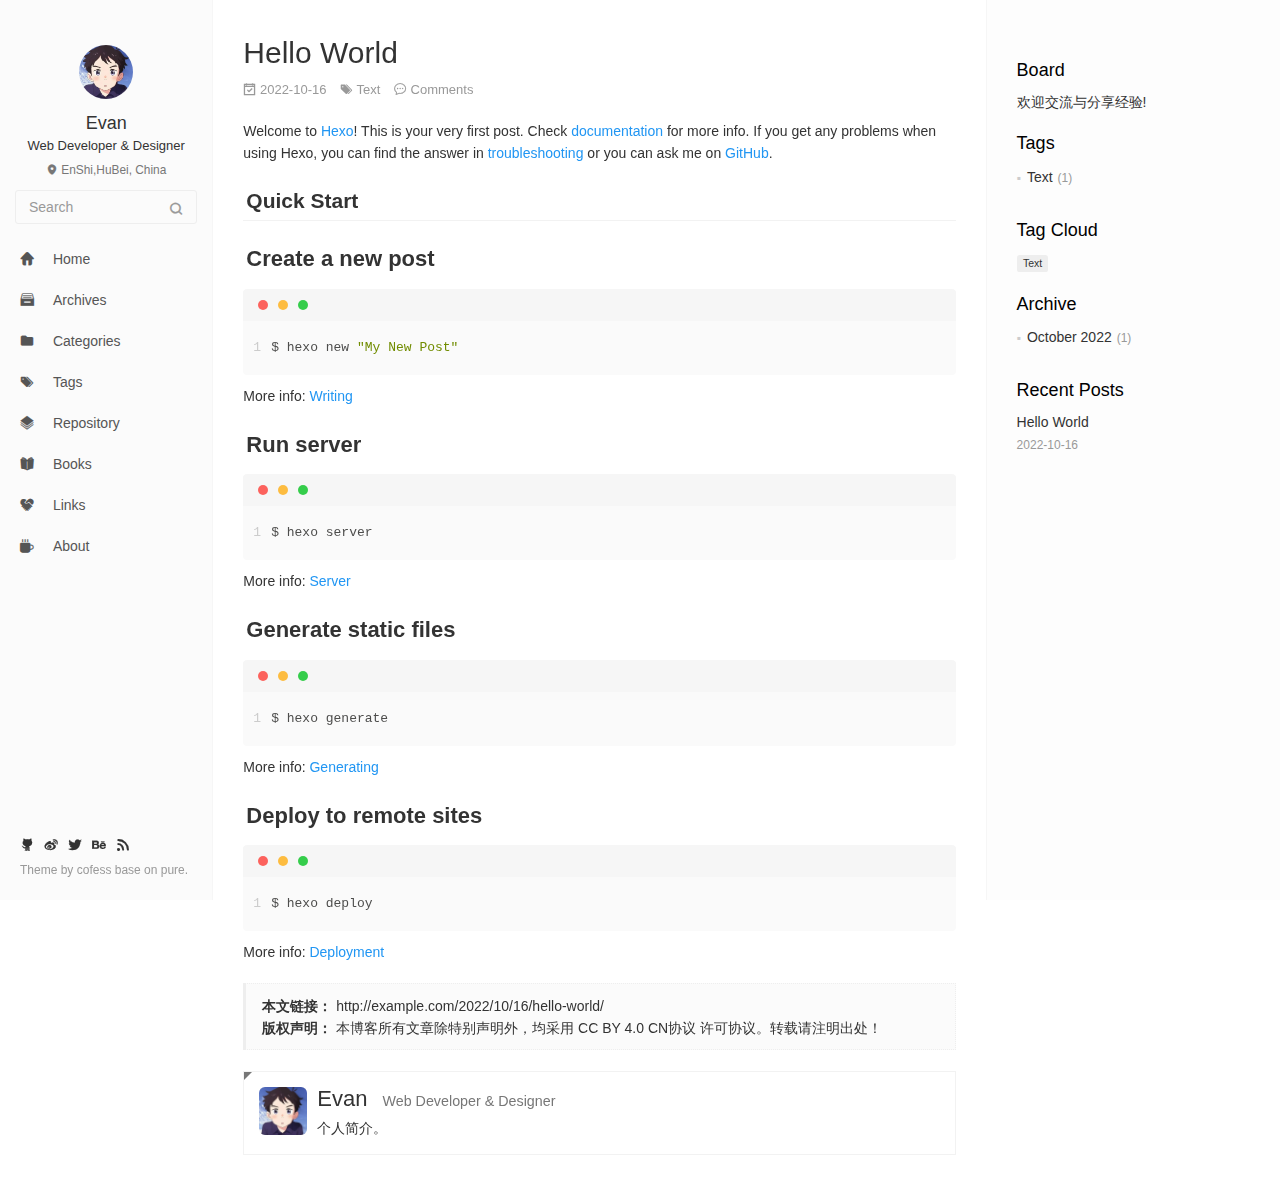
<file: index.html>
<!DOCTYPE html><html lang="en"><head><meta charset="utf-8"><meta http-equiv="X-UA-Compatible" content="IE=edge,chrome=1"><meta name="viewport" content="width=device-width,initial-scale=1,maximum-scale=1,minimum-scale=1,user-scalable=no,minimal-ui"><meta name="renderer" content="webkit"><meta http-equiv="Cache-Control" content="no-transform"><meta http-equiv="Cache-Control" content="no-siteapp"><meta name="apple-mobile-web-app-capable" content="yes"><meta name="apple-mobile-web-app-status-bar-style" content="black"><meta name="format-detection" content="telephone=no,email=no,adress=no"><meta name="theme-color" content="#000000"><meta http-equiv="window-target" content="_top"><title>Evan&#39;Blog</title><meta property="og:type" content="website"><meta property="og:title"><meta property="og:url" content="http://example.com/index.html"><meta property="og:site_name"><meta property="og:locale" content="en_US"><meta property="article:author" content="John Doe"><meta name="twitter:card" content="summary"><link rel="canonical" href="http://example.com/index.html"><link rel="alternate" href="/atom.xml" type="application/atom+xml"><link rel="icon" href="/favicon.ico" type="image/x-icon"><link rel="stylesheet" href="/css/style.css"><meta name="generator" content="Hexo 5.4.2"></head><body class="main-center" itemscope itemtype="http://schema.org/WebPage"><header class="header" itemscope itemtype="http://schema.org/WPHeader"><div class="slimContent"><div class="navbar-header"><div class="profile-block text-center"><a id="avatar" href="https://github.com/cofess" target="_blank"><img class="img-circle img-rotate" src="/images/avatar.jpg" width="200" height="200"></a><h2 id="name" class="hidden-xs hidden-sm">Evan</h2><h3 id="title" class="hidden-xs hidden-sm hidden-md">Web Developer &amp; Designer</h3><small id="location" class="text-muted hidden-xs hidden-sm"><i class="icon icon-map-marker"></i> EnShi,HuBei, China</small></div><div class="search" id="search-form-wrap"><form class="search-form sidebar-form"><div class="input-group"><input type="text" class="search-form-input form-control" placeholder="Search"> <span class="input-group-btn"><button type="submit" class="search-form-submit btn btn-flat" onclick="return!1"><i class="icon icon-search"></i></button></span></div></form><div class="ins-search"><div class="ins-search-mask"></div><div class="ins-search-container"><div class="ins-input-wrapper"><input type="text" class="ins-search-input" placeholder="Type something..." x-webkit-speech> <button type="button" class="close ins-close ins-selectable" data-dismiss="modal" aria-label="Close"><span aria-hidden="true">×</span></button></div><div class="ins-section-wrapper"><div class="ins-section-container"></div></div></div></div></div><button class="navbar-toggle collapsed" type="button" data-toggle="collapse" data-target="#main-navbar" aria-controls="main-navbar" aria-expanded="false"><span class="sr-only">Toggle navigation</span> <span class="icon-bar"></span> <span class="icon-bar"></span> <span class="icon-bar"></span></button></div><nav id="main-navbar" class="collapse navbar-collapse" itemscope itemtype="http://schema.org/SiteNavigationElement" role="navigation"><ul class="nav navbar-nav main-nav menu-highlight"><li class="menu-item menu-item-home"><a href="/."><i class="icon icon-home-fill"></i> <span class="menu-title">Home</span></a></li><li class="menu-item menu-item-archives"><a href="/archives"><i class="icon icon-archives-fill"></i> <span class="menu-title">Archives</span></a></li><li class="menu-item menu-item-categories"><a href="/categories"><i class="icon icon-folder"></i> <span class="menu-title">Categories</span></a></li><li class="menu-item menu-item-tags"><a href="/tags"><i class="icon icon-tags"></i> <span class="menu-title">Tags</span></a></li><li class="menu-item menu-item-repository"><a target="_blank" rel="noopener" href="https://github.com/Arthhu/arthu.github.io"><i class="icon icon-project"></i> <span class="menu-title">Repository</span></a></li><li class="menu-item menu-item-books"><a href="/books"><i class="icon icon-book-fill"></i> <span class="menu-title">Books</span></a></li><li class="menu-item menu-item-links"><a href="/links"><i class="icon icon-friendship"></i> <span class="menu-title">Links</span></a></li><li class="menu-item menu-item-about"><a href="/about"><i class="icon icon-cup-fill"></i> <span class="menu-title">About</span></a></li></ul><ul class="social-links"><li><a href="https://github.com/cofess" target="_blank" title="Github" data-toggle="tooltip" data-placement="top"><i class="icon icon-github"></i></a></li><li><a href="http://weibo.com/cofess" target="_blank" title="Weibo" data-toggle="tooltip" data-placement="top"><i class="icon icon-weibo"></i></a></li><li><a href="https://twitter.com/iwebued" target="_blank" title="Twitter" data-toggle="tooltip" data-placement="top"><i class="icon icon-twitter"></i></a></li><li><a href="https://www.behance.net/cofess" target="_blank" title="Behance" data-toggle="tooltip" data-placement="top"><i class="icon icon-behance"></i></a></li><li><a href="/atom.xml" target="_blank" title="Rss" data-toggle="tooltip" data-placement="top"><i class="icon icon-rss"></i></a></li></ul></nav></div></header><aside class="sidebar" itemscope itemtype="http://schema.org/WPSideBar"><div class="slimContent"><div class="widget"><h3 class="widget-title">Board</h3><div class="widget-body"><div id="board"><div class="content"><p>欢迎交流与分享经验!</p></div></div></div></div><div class="widget"><h3 class="widget-title">Tags</h3><div class="widget-body"><ul class="tag-list" itemprop="keywords"><li class="tag-list-item"><a class="tag-list-link" href="/tags/Text/" rel="tag">Text</a><span class="tag-list-count">1</span></li></ul></div></div><div class="widget"><h3 class="widget-title">Tag Cloud</h3><div class="widget-body tagcloud"><a href="/tags/Text/" style="font-size:13px">Text</a></div></div><div class="widget"><h3 class="widget-title">Archive</h3><div class="widget-body"><ul class="archive-list"><li class="archive-list-item"><a class="archive-list-link" href="/archives/2022/10/">October 2022</a><span class="archive-list-count">1</span></li></ul></div></div><div class="widget"><h3 class="widget-title">Recent Posts</h3><div class="widget-body"><ul class="recent-post-list list-unstyled no-thumbnail"><li><div class="item-inner"><p class="item-category"></p><p class="item-title"><a href="/2022/10/16/hello-world/" class="title">Hello World</a></p><p class="item-date"><time datetime="2022-10-16T06:23:11.787Z" itemprop="datePublished">2022-10-16</time></p></div></li></ul></div></div></div></aside><main class="main" role="main"><div class="content"><article id="post-hello-world" class="article article-type-post" itemscope itemtype="http://schema.org/BlogPosting"><div class="article-header"><h1 itemprop="name"><a class="article-title" href="/2022/10/16/hello-world/">Hello World</a></h1><div class="article-meta"><span class="article-date"><i class="icon icon-calendar-check"></i> <a href="/2022/10/16/hello-world/" class="article-date"><time datetime="2022-10-16T06:23:11.787Z" itemprop="datePublished">2022-10-16</time> </a></span><span class="article-tag"><i class="icon icon-tags"></i> <a class="article-tag-link-link" href="/tags/Text/" rel="tag">Text</a> </span><span class="post-comment"><i class="icon icon-comment"></i> <a href="/2022/10/16/hello-world/#comments" class="article-comment-link">Comments</a></span></div></div><div class="article-entry marked-body" itemprop="articleBody"><p>Welcome to <a target="_blank" rel="noopener" href="https://hexo.io/">Hexo</a>! This is your very first post. Check <a target="_blank" rel="noopener" href="https://hexo.io/docs/">documentation</a> for more info. If you get any problems when using Hexo, you can find the answer in <a target="_blank" rel="noopener" href="https://hexo.io/docs/troubleshooting.html">troubleshooting</a> or you can ask me on <a target="_blank" rel="noopener" href="https://github.com/hexojs/hexo/issues">GitHub</a>.</p><h2 id="Quick-Start"><a href="#Quick-Start" class="headerlink" title="Quick Start"></a>Quick Start</h2><h3 id="Create-a-new-post"><a href="#Create-a-new-post" class="headerlink" title="Create a new post"></a>Create a new post</h3><figure class="highlight bash"><table><tr><td class="gutter"><pre><span class="line">1</span><br></pre></td><td class="code"><pre><span class="line">$ hexo new <span class="string">&quot;My New Post&quot;</span></span><br></pre></td></tr></table></figure><p>More info: <a target="_blank" rel="noopener" href="https://hexo.io/docs/writing.html">Writing</a></p><h3 id="Run-server"><a href="#Run-server" class="headerlink" title="Run server"></a>Run server</h3><figure class="highlight bash"><table><tr><td class="gutter"><pre><span class="line">1</span><br></pre></td><td class="code"><pre><span class="line">$ hexo server</span><br></pre></td></tr></table></figure><p>More info: <a target="_blank" rel="noopener" href="https://hexo.io/docs/server.html">Server</a></p><h3 id="Generate-static-files"><a href="#Generate-static-files" class="headerlink" title="Generate static files"></a>Generate static files</h3><figure class="highlight bash"><table><tr><td class="gutter"><pre><span class="line">1</span><br></pre></td><td class="code"><pre><span class="line">$ hexo generate</span><br></pre></td></tr></table></figure><p>More info: <a target="_blank" rel="noopener" href="https://hexo.io/docs/generating.html">Generating</a></p><h3 id="Deploy-to-remote-sites"><a href="#Deploy-to-remote-sites" class="headerlink" title="Deploy to remote sites"></a>Deploy to remote sites</h3><figure class="highlight bash"><table><tr><td class="gutter"><pre><span class="line">1</span><br></pre></td><td class="code"><pre><span class="line">$ hexo deploy</span><br></pre></td></tr></table></figure><p>More info: <a target="_blank" rel="noopener" href="https://hexo.io/docs/one-command-deployment.html">Deployment</a></p></div><div class="article-footer"><blockquote class="mt-2x"><ul class="post-copyright list-unstyled"><li class="post-copyright-link hidden-xs"><strong>本文链接：</strong> <a href="http://example.com/2022/10/16/hello-world/" title="Hello World" target="_blank" rel="external">http://example.com/2022/10/16/hello-world/</a></li><li class="post-copyright-license"><strong>版权声明： </strong>本博客所有文章除特别声明外，均采用 <a href="http://creativecommons.org/licenses/by/4.0/deed.zh" target="_blank" rel="external">CC BY 4.0 CN协议</a> 许可协议。转载请注明出处！</li></ul></blockquote><div class="panel panel-default panel-badger"><div class="panel-body"><figure class="media"><div class="media-left"><a href="https://github.com/cofess" target="_blank" class="img-burn thumb-sm visible-lg"><img src="/images/avatar.jpg" class="img-rounded w-full" alt=""></a></div><div class="media-body"><h3 class="media-heading"><a href="https://github.com/cofess" target="_blank"><span class="text-dark">Evan</span><small class="ml-1x">Web Developer &amp; Designer</small></a></h3><div>个人简介。</div></div></figure></div></div></div></article></div></main><footer class="footer" itemscope itemtype="http://schema.org/WPFooter"><ul class="social-links"><li><a href="https://github.com/cofess" target="_blank" title="Github" data-toggle="tooltip" data-placement="top"><i class="icon icon-github"></i></a></li><li><a href="http://weibo.com/cofess" target="_blank" title="Weibo" data-toggle="tooltip" data-placement="top"><i class="icon icon-weibo"></i></a></li><li><a href="https://twitter.com/iwebued" target="_blank" title="Twitter" data-toggle="tooltip" data-placement="top"><i class="icon icon-twitter"></i></a></li><li><a href="https://www.behance.net/cofess" target="_blank" title="Behance" data-toggle="tooltip" data-placement="top"><i class="icon icon-behance"></i></a></li><li><a href="/atom.xml" target="_blank" title="Rss" data-toggle="tooltip" data-placement="top"><i class="icon icon-rss"></i></a></li></ul><div class="copyright"><div class="publishby">Theme by <a href="https://github.com/cofess" target="_blank">cofess </a>base on <a href="https://github.com/cofess/hexo-theme-pure" target="_blank">pure</a>.</div></div></footer><script src="//cdn.jsdelivr.net/npm/jquery@1.12.4/dist/jquery.min.js"></script><script>window.jQuery||document.write('<script src="js/jquery.min.js"><\/script>')</script><script src="/js/plugin.min.js"></script><script src="/js/application.js"></script><script>window.INSIGHT_CONFIG={TRANSLATION:{POSTS:"Posts",PAGES:"Pages",CATEGORIES:"Categories",TAGS:"Tags",UNTITLED:"(Untitled)"},ROOT_URL:"/",CONTENT_URL:"/content.json"}</script><script src="/js/insight.js"></script></body></html>
</file>
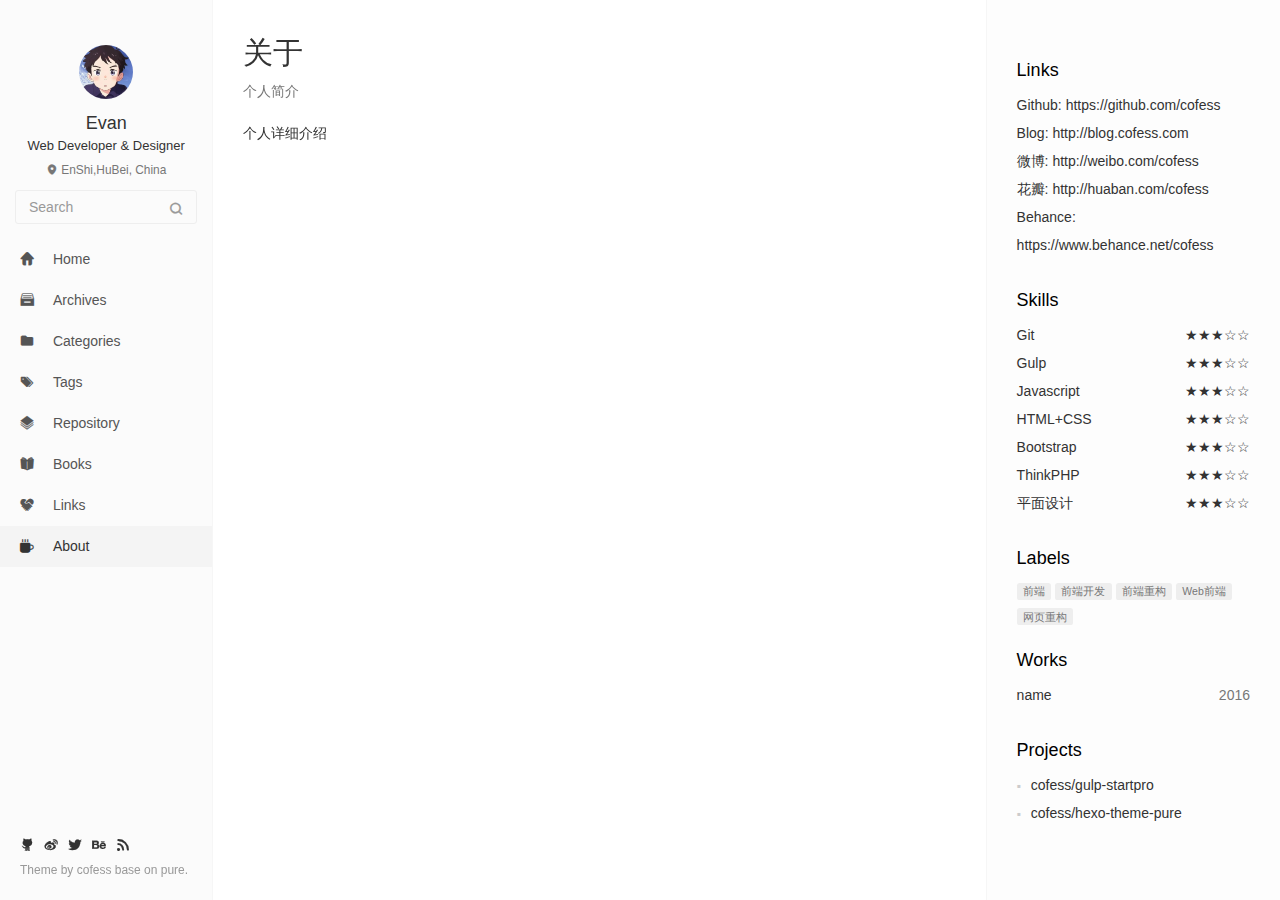
<file: about/index.html>
<!DOCTYPE html><html lang="en"><head><meta charset="utf-8"><meta http-equiv="X-UA-Compatible" content="IE=edge,chrome=1"><meta name="viewport" content="width=device-width,initial-scale=1,maximum-scale=1,minimum-scale=1,user-scalable=no,minimal-ui"><meta name="renderer" content="webkit"><meta http-equiv="Cache-Control" content="no-transform"><meta http-equiv="Cache-Control" content="no-siteapp"><meta name="apple-mobile-web-app-capable" content="yes"><meta name="apple-mobile-web-app-status-bar-style" content="black"><meta name="format-detection" content="telephone=no,email=no,adress=no"><meta name="theme-color" content="#000000"><meta http-equiv="window-target" content="_top"><title>关于 | Evan&#39;Blog</title><meta name="description" content="个人简介"><meta property="og:type" content="website"><meta property="og:title" content="关于"><meta property="og:url" content="http://example.com/about/index.html"><meta property="og:site_name"><meta property="og:description" content="个人简介"><meta property="og:locale" content="en_US"><meta property="article:published_time" content="2022-10-16T06:25:25.746Z"><meta property="article:modified_time" content="2022-03-21T07:18:46.000Z"><meta property="article:author" content="John Doe"><meta name="twitter:card" content="summary"><link rel="canonical" href="http://example.com/about/index.html"><link rel="alternate" href="/atom.xml" type="application/atom+xml"><link rel="icon" href="/favicon.ico" type="image/x-icon"><link rel="stylesheet" href="/css/style.css"><meta name="generator" content="Hexo 5.4.2"></head><body class="main-center" itemscope itemtype="http://schema.org/WebPage"><header class="header" itemscope itemtype="http://schema.org/WPHeader"><div class="slimContent"><div class="navbar-header"><div class="profile-block text-center"><a id="avatar" href="https://github.com/cofess" target="_blank"><img class="img-circle img-rotate" src="/images/avatar.jpg" width="200" height="200"></a><h2 id="name" class="hidden-xs hidden-sm">Evan</h2><h3 id="title" class="hidden-xs hidden-sm hidden-md">Web Developer &amp; Designer</h3><small id="location" class="text-muted hidden-xs hidden-sm"><i class="icon icon-map-marker"></i> EnShi,HuBei, China</small></div><div class="search" id="search-form-wrap"><form class="search-form sidebar-form"><div class="input-group"><input type="text" class="search-form-input form-control" placeholder="Search"> <span class="input-group-btn"><button type="submit" class="search-form-submit btn btn-flat" onclick="return!1"><i class="icon icon-search"></i></button></span></div></form><div class="ins-search"><div class="ins-search-mask"></div><div class="ins-search-container"><div class="ins-input-wrapper"><input type="text" class="ins-search-input" placeholder="Type something..." x-webkit-speech> <button type="button" class="close ins-close ins-selectable" data-dismiss="modal" aria-label="Close"><span aria-hidden="true">×</span></button></div><div class="ins-section-wrapper"><div class="ins-section-container"></div></div></div></div></div><button class="navbar-toggle collapsed" type="button" data-toggle="collapse" data-target="#main-navbar" aria-controls="main-navbar" aria-expanded="false"><span class="sr-only">Toggle navigation</span> <span class="icon-bar"></span> <span class="icon-bar"></span> <span class="icon-bar"></span></button></div><nav id="main-navbar" class="collapse navbar-collapse" itemscope itemtype="http://schema.org/SiteNavigationElement" role="navigation"><ul class="nav navbar-nav main-nav menu-highlight"><li class="menu-item menu-item-home"><a href="/."><i class="icon icon-home-fill"></i> <span class="menu-title">Home</span></a></li><li class="menu-item menu-item-archives"><a href="/archives"><i class="icon icon-archives-fill"></i> <span class="menu-title">Archives</span></a></li><li class="menu-item menu-item-categories"><a href="/categories"><i class="icon icon-folder"></i> <span class="menu-title">Categories</span></a></li><li class="menu-item menu-item-tags"><a href="/tags"><i class="icon icon-tags"></i> <span class="menu-title">Tags</span></a></li><li class="menu-item menu-item-repository"><a target="_blank" rel="noopener" href="https://github.com/Arthhu/arthu.github.io"><i class="icon icon-project"></i> <span class="menu-title">Repository</span></a></li><li class="menu-item menu-item-books"><a href="/books"><i class="icon icon-book-fill"></i> <span class="menu-title">Books</span></a></li><li class="menu-item menu-item-links"><a href="/links"><i class="icon icon-friendship"></i> <span class="menu-title">Links</span></a></li><li class="menu-item menu-item-about"><a href="/about"><i class="icon icon-cup-fill"></i> <span class="menu-title">About</span></a></li></ul><ul class="social-links"><li><a href="https://github.com/cofess" target="_blank" title="Github" data-toggle="tooltip" data-placement="top"><i class="icon icon-github"></i></a></li><li><a href="http://weibo.com/cofess" target="_blank" title="Weibo" data-toggle="tooltip" data-placement="top"><i class="icon icon-weibo"></i></a></li><li><a href="https://twitter.com/iwebued" target="_blank" title="Twitter" data-toggle="tooltip" data-placement="top"><i class="icon icon-twitter"></i></a></li><li><a href="https://www.behance.net/cofess" target="_blank" title="Behance" data-toggle="tooltip" data-placement="top"><i class="icon icon-behance"></i></a></li><li><a href="/atom.xml" target="_blank" title="Rss" data-toggle="tooltip" data-placement="top"><i class="icon icon-rss"></i></a></li></ul></nav></div></header><aside class="sidebar" itemscope itemtype="http://schema.org/WPSideBar"><div class="slimContent"><div class="widget"><h3 class="widget-title">Board</h3><div class="widget-body"><div id="board"><div class="content"><p>欢迎交流与分享经验!</p></div></div></div></div><div class="widget"><h3 class="widget-title">Tags</h3><div class="widget-body"><ul class="tag-list" itemprop="keywords"><li class="tag-list-item"><a class="tag-list-link" href="/tags/Text/" rel="tag">Text</a><span class="tag-list-count">1</span></li></ul></div></div><div class="widget"><h3 class="widget-title">Tag Cloud</h3><div class="widget-body tagcloud"><a href="/tags/Text/" style="font-size:13px">Text</a></div></div><div class="widget"><h3 class="widget-title">Archive</h3><div class="widget-body"><ul class="archive-list"><li class="archive-list-item"><a class="archive-list-link" href="/archives/2022/10/">October 2022</a><span class="archive-list-count">1</span></li></ul></div></div><div class="widget"><h3 class="widget-title">Recent Posts</h3><div class="widget-body"><ul class="recent-post-list list-unstyled no-thumbnail"><li><div class="item-inner"><p class="item-category"></p><p class="item-title"><a href="/2022/10/16/hello-world/" class="title">Hello World</a></p><p class="item-date"><time datetime="2022-10-16T06:23:11.787Z" itemprop="datePublished">2022-10-16</time></p></div></li></ul></div></div></div></aside><aside class="sidebar" itemscope itemtype="http://schema.org/WPSideBar"><div class="slimContent"><div class="widget"><h3 class="widget-title">Links</h3><div class="widget-body"><ul class="link-list lh-2x"><li>Github: <a href="https://github.com/cofess" target="_blank">https://github.com/cofess</a></li><li>Blog: <a href="http://blog.cofess.com" target="_blank">http://blog.cofess.com</a></li><li>微博: <a href="http://weibo.com/cofess" target="_blank">http://weibo.com/cofess</a></li><li>花瓣: <a href="http://huaban.com/cofess" target="_blank">http://huaban.com/cofess</a></li><li>Behance: <a href="https://www.behance.net/cofess" target="_blank">https://www.behance.net/cofess</a></li></ul></div></div><div class="widget"><h3 class="widget-title">Skills</h3><div class="widget-body"><ul class="skill-list lh-2x"><li class="clearfix"><span>Git</span> <span class="pull-right">★★★☆☆</span></li><li class="clearfix"><span>Gulp</span> <span class="pull-right">★★★☆☆</span></li><li class="clearfix"><span>Javascript</span> <span class="pull-right">★★★☆☆</span></li><li class="clearfix"><span>HTML+CSS</span> <span class="pull-right">★★★☆☆</span></li><li class="clearfix"><span>Bootstrap</span> <span class="pull-right">★★★☆☆</span></li><li class="clearfix"><span>ThinkPHP</span> <span class="pull-right">★★★☆☆</span></li><li class="clearfix"><span>平面设计</span> <span class="pull-right">★★★☆☆</span></li></ul></div></div><div class="widget"><h3 class="widget-title">Labels</h3><div class="widget-body"><span class="label label-default mb">前端</span> <span class="label label-default mb">前端开发</span> <span class="label label-default mb">前端重构</span> <span class="label label-default mb">Web前端</span> <span class="label label-default mb">网页重构</span></div></div><div class="widget"><h3 class="widget-title">Works</h3><div class="widget-body"><ul class="work-list lh-2x"><li class="clearfix"><a href="http://www.example.com" target="_blank" title="name"><span>name</span> <span class="pull-right text-muted">2016</span></a></li></ul></div></div><div class="widget"><h3 class="widget-title">Projects</h3><div class="widget-body"><ul class="project-list list-square lh-2x"><li class="public source"><a href="https://github.com/cofess/gulp-startpro" target="_blank" title="cofess/gulp-startpro"><span class="repo-icon octicon octicon-repo"></span> <span class="repo-and-owner css-truncate-target">cofess/gulp-startpro</span></a></li><li class="public source"><a href="https://github.com/cofess/hexo-theme-pure" target="_blank" title="cofess/hexo-theme-pure"><span class="repo-icon octicon octicon-repo"></span> <span class="repo-and-owner css-truncate-target">cofess/hexo-theme-pure</span></a></li></ul></div></div></div></aside><main class="main" role="main"><article class="article archives-about article-type-normal" itemscope><header class="article-header"><h1 itemprop="title">关于</h1><p class="text-muted">个人简介</p></header><div class="article-body"><p>个人详细介绍</p></div></article></main><footer class="footer" itemscope itemtype="http://schema.org/WPFooter"><ul class="social-links"><li><a href="https://github.com/cofess" target="_blank" title="Github" data-toggle="tooltip" data-placement="top"><i class="icon icon-github"></i></a></li><li><a href="http://weibo.com/cofess" target="_blank" title="Weibo" data-toggle="tooltip" data-placement="top"><i class="icon icon-weibo"></i></a></li><li><a href="https://twitter.com/iwebued" target="_blank" title="Twitter" data-toggle="tooltip" data-placement="top"><i class="icon icon-twitter"></i></a></li><li><a href="https://www.behance.net/cofess" target="_blank" title="Behance" data-toggle="tooltip" data-placement="top"><i class="icon icon-behance"></i></a></li><li><a href="/atom.xml" target="_blank" title="Rss" data-toggle="tooltip" data-placement="top"><i class="icon icon-rss"></i></a></li></ul><div class="copyright"><div class="publishby">Theme by <a href="https://github.com/cofess" target="_blank">cofess </a>base on <a href="https://github.com/cofess/hexo-theme-pure" target="_blank">pure</a>.</div></div></footer><script src="//cdn.jsdelivr.net/npm/jquery@1.12.4/dist/jquery.min.js"></script><script>window.jQuery||document.write('<script src="js/jquery.min.js"><\/script>')</script><script src="/js/plugin.min.js"></script><script src="/js/application.js"></script><script>window.INSIGHT_CONFIG={TRANSLATION:{POSTS:"Posts",PAGES:"Pages",CATEGORIES:"Categories",TAGS:"Tags",UNTITLED:"(Untitled)"},ROOT_URL:"/",CONTENT_URL:"/content.json"}</script><script src="/js/insight.js"></script></body></html>
</file>
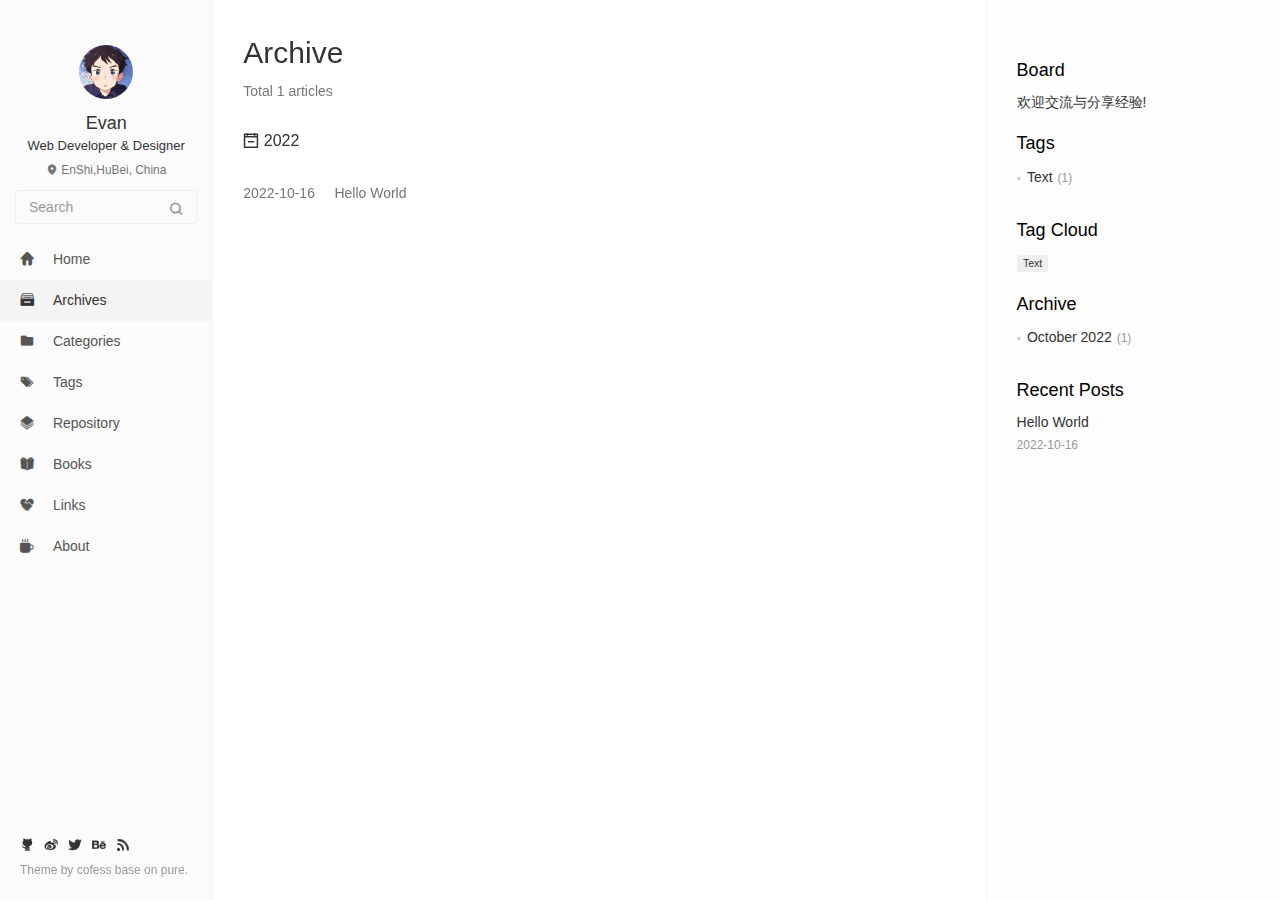
<file: archives/index.html>
<!DOCTYPE html><html lang="en"><head><meta charset="utf-8"><meta http-equiv="X-UA-Compatible" content="IE=edge,chrome=1"><meta name="viewport" content="width=device-width,initial-scale=1,maximum-scale=1,minimum-scale=1,user-scalable=no,minimal-ui"><meta name="renderer" content="webkit"><meta http-equiv="Cache-Control" content="no-transform"><meta http-equiv="Cache-Control" content="no-siteapp"><meta name="apple-mobile-web-app-capable" content="yes"><meta name="apple-mobile-web-app-status-bar-style" content="black"><meta name="format-detection" content="telephone=no,email=no,adress=no"><meta name="theme-color" content="#000000"><meta http-equiv="window-target" content="_top"><title>Archive | Evan&#39;Blog</title><meta property="og:type" content="website"><meta property="og:title"><meta property="og:url" content="http://example.com/archives/index.html"><meta property="og:site_name"><meta property="og:locale" content="en_US"><meta property="article:author" content="John Doe"><meta name="twitter:card" content="summary"><link rel="canonical" href="http://example.com/archives/index.html"><link rel="alternate" href="/atom.xml" type="application/atom+xml"><link rel="icon" href="/favicon.ico" type="image/x-icon"><link rel="stylesheet" href="/css/style.css"><meta name="generator" content="Hexo 5.4.2"></head><body class="main-center" itemscope itemtype="http://schema.org/WebPage"><header class="header" itemscope itemtype="http://schema.org/WPHeader"><div class="slimContent"><div class="navbar-header"><div class="profile-block text-center"><a id="avatar" href="https://github.com/cofess" target="_blank"><img class="img-circle img-rotate" src="/images/avatar.jpg" width="200" height="200"></a><h2 id="name" class="hidden-xs hidden-sm">Evan</h2><h3 id="title" class="hidden-xs hidden-sm hidden-md">Web Developer &amp; Designer</h3><small id="location" class="text-muted hidden-xs hidden-sm"><i class="icon icon-map-marker"></i> EnShi,HuBei, China</small></div><div class="search" id="search-form-wrap"><form class="search-form sidebar-form"><div class="input-group"><input type="text" class="search-form-input form-control" placeholder="Search"> <span class="input-group-btn"><button type="submit" class="search-form-submit btn btn-flat" onclick="return!1"><i class="icon icon-search"></i></button></span></div></form><div class="ins-search"><div class="ins-search-mask"></div><div class="ins-search-container"><div class="ins-input-wrapper"><input type="text" class="ins-search-input" placeholder="Type something..." x-webkit-speech> <button type="button" class="close ins-close ins-selectable" data-dismiss="modal" aria-label="Close"><span aria-hidden="true">×</span></button></div><div class="ins-section-wrapper"><div class="ins-section-container"></div></div></div></div></div><button class="navbar-toggle collapsed" type="button" data-toggle="collapse" data-target="#main-navbar" aria-controls="main-navbar" aria-expanded="false"><span class="sr-only">Toggle navigation</span> <span class="icon-bar"></span> <span class="icon-bar"></span> <span class="icon-bar"></span></button></div><nav id="main-navbar" class="collapse navbar-collapse" itemscope itemtype="http://schema.org/SiteNavigationElement" role="navigation"><ul class="nav navbar-nav main-nav menu-highlight"><li class="menu-item menu-item-home"><a href="/."><i class="icon icon-home-fill"></i> <span class="menu-title">Home</span></a></li><li class="menu-item menu-item-archives"><a href="/archives"><i class="icon icon-archives-fill"></i> <span class="menu-title">Archives</span></a></li><li class="menu-item menu-item-categories"><a href="/categories"><i class="icon icon-folder"></i> <span class="menu-title">Categories</span></a></li><li class="menu-item menu-item-tags"><a href="/tags"><i class="icon icon-tags"></i> <span class="menu-title">Tags</span></a></li><li class="menu-item menu-item-repository"><a target="_blank" rel="noopener" href="https://github.com/Arthhu/arthu.github.io"><i class="icon icon-project"></i> <span class="menu-title">Repository</span></a></li><li class="menu-item menu-item-books"><a href="/books"><i class="icon icon-book-fill"></i> <span class="menu-title">Books</span></a></li><li class="menu-item menu-item-links"><a href="/links"><i class="icon icon-friendship"></i> <span class="menu-title">Links</span></a></li><li class="menu-item menu-item-about"><a href="/about"><i class="icon icon-cup-fill"></i> <span class="menu-title">About</span></a></li></ul><ul class="social-links"><li><a href="https://github.com/cofess" target="_blank" title="Github" data-toggle="tooltip" data-placement="top"><i class="icon icon-github"></i></a></li><li><a href="http://weibo.com/cofess" target="_blank" title="Weibo" data-toggle="tooltip" data-placement="top"><i class="icon icon-weibo"></i></a></li><li><a href="https://twitter.com/iwebued" target="_blank" title="Twitter" data-toggle="tooltip" data-placement="top"><i class="icon icon-twitter"></i></a></li><li><a href="https://www.behance.net/cofess" target="_blank" title="Behance" data-toggle="tooltip" data-placement="top"><i class="icon icon-behance"></i></a></li><li><a href="/atom.xml" target="_blank" title="Rss" data-toggle="tooltip" data-placement="top"><i class="icon icon-rss"></i></a></li></ul></nav></div></header><aside class="sidebar" itemscope itemtype="http://schema.org/WPSideBar"><div class="slimContent"><div class="widget"><h3 class="widget-title">Board</h3><div class="widget-body"><div id="board"><div class="content"><p>欢迎交流与分享经验!</p></div></div></div></div><div class="widget"><h3 class="widget-title">Tags</h3><div class="widget-body"><ul class="tag-list" itemprop="keywords"><li class="tag-list-item"><a class="tag-list-link" href="/tags/Text/" rel="tag">Text</a><span class="tag-list-count">1</span></li></ul></div></div><div class="widget"><h3 class="widget-title">Tag Cloud</h3><div class="widget-body tagcloud"><a href="/tags/Text/" style="font-size:13px">Text</a></div></div><div class="widget"><h3 class="widget-title">Archive</h3><div class="widget-body"><ul class="archive-list"><li class="archive-list-item"><a class="archive-list-link" href="/archives/2022/10/">October 2022</a><span class="archive-list-count">1</span></li></ul></div></div><div class="widget"><h3 class="widget-title">Recent Posts</h3><div class="widget-body"><ul class="recent-post-list list-unstyled no-thumbnail"><li><div class="item-inner"><p class="item-category"></p><p class="item-title"><a href="/2022/10/16/hello-world/" class="title">Hello World</a></p><p class="item-date"><time datetime="2022-10-16T06:23:11.787Z" itemprop="datePublished">2022-10-16</time></p></div></li></ul></div></div></div></aside><main class="main" role="main"><article class="content article article-archives article-type-list" itemscope><header class="article-header"><h1 itemprop="title">Archive</h1><p class="text-muted">Total 1 articles</p></header><div class="article-body"><section class="panel panel-default b-no"><div class="panel-heading" role="tab"><h3 class="panel-title"><a data-toggle="collapse" href="#collapse2022" aria-expanded="true"><i class="icon icon-calendar-plus text-active"></i><i class="icon icon-calendar-minus text"></i> 2022</a></h3></div><div id="collapse2022" class="panel-collapse collapse in" role="tabpanel" aria-labelledby="heading2022"><div class="panel-body"><div class="collection"><a href="/2022/10/16/hello-world/" class="collection-item" itemprop="url"><time datetime="2022-10-16T06:23:11.787Z" itemprop="datePublished">2022-10-16</time> <span>&nbsp;&nbsp;&nbsp;</span> Hello World</a></div></div></div></section></div></article></main><footer class="footer" itemscope itemtype="http://schema.org/WPFooter"><ul class="social-links"><li><a href="https://github.com/cofess" target="_blank" title="Github" data-toggle="tooltip" data-placement="top"><i class="icon icon-github"></i></a></li><li><a href="http://weibo.com/cofess" target="_blank" title="Weibo" data-toggle="tooltip" data-placement="top"><i class="icon icon-weibo"></i></a></li><li><a href="https://twitter.com/iwebued" target="_blank" title="Twitter" data-toggle="tooltip" data-placement="top"><i class="icon icon-twitter"></i></a></li><li><a href="https://www.behance.net/cofess" target="_blank" title="Behance" data-toggle="tooltip" data-placement="top"><i class="icon icon-behance"></i></a></li><li><a href="/atom.xml" target="_blank" title="Rss" data-toggle="tooltip" data-placement="top"><i class="icon icon-rss"></i></a></li></ul><div class="copyright"><div class="publishby">Theme by <a href="https://github.com/cofess" target="_blank">cofess </a>base on <a href="https://github.com/cofess/hexo-theme-pure" target="_blank">pure</a>.</div></div></footer><script src="//cdn.jsdelivr.net/npm/jquery@1.12.4/dist/jquery.min.js"></script><script>window.jQuery||document.write('<script src="js/jquery.min.js"><\/script>')</script><script src="/js/plugin.min.js"></script><script src="/js/application.js"></script><script>window.INSIGHT_CONFIG={TRANSLATION:{POSTS:"Posts",PAGES:"Pages",CATEGORIES:"Categories",TAGS:"Tags",UNTITLED:"(Untitled)"},ROOT_URL:"/",CONTENT_URL:"/content.json"}</script><script src="/js/insight.js"></script></body></html>
</file>
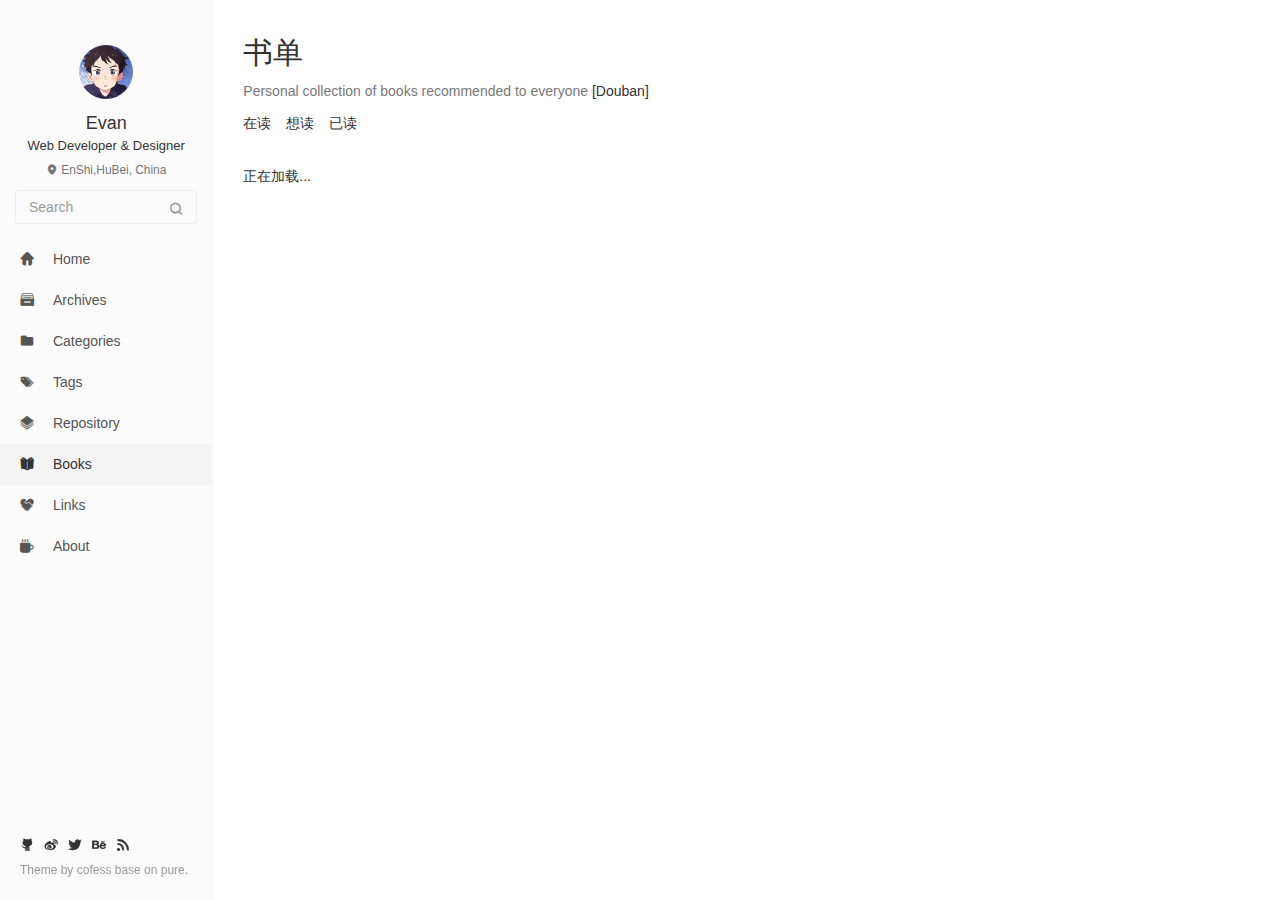
<file: books/index.html>
<!DOCTYPE html><html lang="en"><head><meta charset="utf-8"><meta http-equiv="X-UA-Compatible" content="IE=edge,chrome=1"><meta name="viewport" content="width=device-width,initial-scale=1,maximum-scale=1,minimum-scale=1,user-scalable=no,minimal-ui"><meta name="renderer" content="webkit"><meta http-equiv="Cache-Control" content="no-transform"><meta http-equiv="Cache-Control" content="no-siteapp"><meta name="apple-mobile-web-app-capable" content="yes"><meta name="apple-mobile-web-app-status-bar-style" content="black"><meta name="format-detection" content="telephone=no,email=no,adress=no"><meta name="theme-color" content="#000000"><meta http-equiv="window-target" content="_top"><title>书单 | Evan&#39;Blog</title><meta property="og:type" content="website"><meta property="og:title" content="书单"><meta property="og:url" content="http://example.com/books/index.html"><meta property="og:site_name"><meta property="og:locale" content="en_US"><meta property="article:published_time" content="2022-10-16T06:25:25.746Z"><meta property="article:modified_time" content="2022-03-21T07:18:46.000Z"><meta property="article:author" content="John Doe"><meta name="twitter:card" content="summary"><link rel="canonical" href="http://example.com/books/index.html"><link rel="alternate" href="/atom.xml" type="application/atom+xml"><link rel="icon" href="/favicon.ico" type="image/x-icon"><link rel="stylesheet" href="/css/style.css"><meta name="generator" content="Hexo 5.4.2"></head><body class="main-center no-sidebar" itemscope itemtype="http://schema.org/WebPage"><header class="header" itemscope itemtype="http://schema.org/WPHeader"><div class="slimContent"><div class="navbar-header"><div class="profile-block text-center"><a id="avatar" href="https://github.com/cofess" target="_blank"><img class="img-circle img-rotate" src="/images/avatar.jpg" width="200" height="200"></a><h2 id="name" class="hidden-xs hidden-sm">Evan</h2><h3 id="title" class="hidden-xs hidden-sm hidden-md">Web Developer &amp; Designer</h3><small id="location" class="text-muted hidden-xs hidden-sm"><i class="icon icon-map-marker"></i> EnShi,HuBei, China</small></div><div class="search" id="search-form-wrap"><form class="search-form sidebar-form"><div class="input-group"><input type="text" class="search-form-input form-control" placeholder="Search"> <span class="input-group-btn"><button type="submit" class="search-form-submit btn btn-flat" onclick="return!1"><i class="icon icon-search"></i></button></span></div></form><div class="ins-search"><div class="ins-search-mask"></div><div class="ins-search-container"><div class="ins-input-wrapper"><input type="text" class="ins-search-input" placeholder="Type something..." x-webkit-speech> <button type="button" class="close ins-close ins-selectable" data-dismiss="modal" aria-label="Close"><span aria-hidden="true">×</span></button></div><div class="ins-section-wrapper"><div class="ins-section-container"></div></div></div></div></div><button class="navbar-toggle collapsed" type="button" data-toggle="collapse" data-target="#main-navbar" aria-controls="main-navbar" aria-expanded="false"><span class="sr-only">Toggle navigation</span> <span class="icon-bar"></span> <span class="icon-bar"></span> <span class="icon-bar"></span></button></div><nav id="main-navbar" class="collapse navbar-collapse" itemscope itemtype="http://schema.org/SiteNavigationElement" role="navigation"><ul class="nav navbar-nav main-nav menu-highlight"><li class="menu-item menu-item-home"><a href="/."><i class="icon icon-home-fill"></i> <span class="menu-title">Home</span></a></li><li class="menu-item menu-item-archives"><a href="/archives"><i class="icon icon-archives-fill"></i> <span class="menu-title">Archives</span></a></li><li class="menu-item menu-item-categories"><a href="/categories"><i class="icon icon-folder"></i> <span class="menu-title">Categories</span></a></li><li class="menu-item menu-item-tags"><a href="/tags"><i class="icon icon-tags"></i> <span class="menu-title">Tags</span></a></li><li class="menu-item menu-item-repository"><a target="_blank" rel="noopener" href="https://github.com/Arthhu/arthu.github.io"><i class="icon icon-project"></i> <span class="menu-title">Repository</span></a></li><li class="menu-item menu-item-books"><a href="/books"><i class="icon icon-book-fill"></i> <span class="menu-title">Books</span></a></li><li class="menu-item menu-item-links"><a href="/links"><i class="icon icon-friendship"></i> <span class="menu-title">Links</span></a></li><li class="menu-item menu-item-about"><a href="/about"><i class="icon icon-cup-fill"></i> <span class="menu-title">About</span></a></li></ul><ul class="social-links"><li><a href="https://github.com/cofess" target="_blank" title="Github" data-toggle="tooltip" data-placement="top"><i class="icon icon-github"></i></a></li><li><a href="http://weibo.com/cofess" target="_blank" title="Weibo" data-toggle="tooltip" data-placement="top"><i class="icon icon-weibo"></i></a></li><li><a href="https://twitter.com/iwebued" target="_blank" title="Twitter" data-toggle="tooltip" data-placement="top"><i class="icon icon-twitter"></i></a></li><li><a href="https://www.behance.net/cofess" target="_blank" title="Behance" data-toggle="tooltip" data-placement="top"><i class="icon icon-behance"></i></a></li><li><a href="/atom.xml" target="_blank" title="Rss" data-toggle="tooltip" data-placement="top"><i class="icon icon-rss"></i></a></li></ul></nav></div></header><aside class="sidebar" itemscope itemtype="http://schema.org/WPSideBar"><div class="slimContent"><div class="widget"><h3 class="widget-title">Board</h3><div class="widget-body"><div id="board"><div class="content"><p>欢迎交流与分享经验!</p></div></div></div></div><div class="widget"><h3 class="widget-title">Tags</h3><div class="widget-body"><ul class="tag-list" itemprop="keywords"><li class="tag-list-item"><a class="tag-list-link" href="/tags/Text/" rel="tag">Text</a><span class="tag-list-count">1</span></li></ul></div></div><div class="widget"><h3 class="widget-title">Tag Cloud</h3><div class="widget-body tagcloud"><a href="/tags/Text/" style="font-size:13px">Text</a></div></div><div class="widget"><h3 class="widget-title">Archive</h3><div class="widget-body"><ul class="archive-list"><li class="archive-list-item"><a class="archive-list-link" href="/archives/2022/10/">October 2022</a><span class="archive-list-count">1</span></li></ul></div></div><div class="widget"><h3 class="widget-title">Recent Posts</h3><div class="widget-body"><ul class="recent-post-list list-unstyled no-thumbnail"><li><div class="item-inner"><p class="item-category"></p><p class="item-title"><a href="/2022/10/16/hello-world/" class="title">Hello World</a></p><p class="item-date"><time datetime="2022-10-16T06:23:11.787Z" itemprop="datePublished">2022-10-16</time></p></div></li></ul></div></div></div></aside><main class="main" role="main"><article class="article article-links article-type-list" itemscope><header class="article-header"><h1 itemprop="title">书单</h1><p class="text-muted">Personal collection of books recommended to everyone <a href="https://www.douban.com/people//" target="_blank">[Douban]</a></p><nav role="navigation" id="nav-main" class="okayNav"><ul id="tabs"><li><a id="reading-tab" href="javascript:show('reading')" rel="external">在读<span id="reading-total"></span></a></li><li><a id="wish-tab" href="javascript:show('wish')" rel="external">想读<span id="wish-total"></span></a></li><li><a id="read-tab" href="javascript:show('read')" rel="external">已读<span id="read-total"></span></a></li></ul></nav></header><div class="article-body"><div id="loading"><p>正在加载...</p></div><div id="douban"><div id="collections"><div id="reading" class="row hide"></div><div class="clearfix"></div><div id="wish" class="row hide"></div><div class="clearfix"></div><div id="read" class="row hide"></div><div class="clearfix"></div></div></div></div></article></main><footer class="footer" itemscope itemtype="http://schema.org/WPFooter"><ul class="social-links"><li><a href="https://github.com/cofess" target="_blank" title="Github" data-toggle="tooltip" data-placement="top"><i class="icon icon-github"></i></a></li><li><a href="http://weibo.com/cofess" target="_blank" title="Weibo" data-toggle="tooltip" data-placement="top"><i class="icon icon-weibo"></i></a></li><li><a href="https://twitter.com/iwebued" target="_blank" title="Twitter" data-toggle="tooltip" data-placement="top"><i class="icon icon-twitter"></i></a></li><li><a href="https://www.behance.net/cofess" target="_blank" title="Behance" data-toggle="tooltip" data-placement="top"><i class="icon icon-behance"></i></a></li><li><a href="/atom.xml" target="_blank" title="Rss" data-toggle="tooltip" data-placement="top"><i class="icon icon-rss"></i></a></li></ul><div class="copyright"><div class="publishby">Theme by <a href="https://github.com/cofess" target="_blank">cofess </a>base on <a href="https://github.com/cofess/hexo-theme-pure" target="_blank">pure</a>.</div></div></footer><script src="//cdn.jsdelivr.net/npm/jquery@1.12.4/dist/jquery.min.js"></script><script>window.jQuery||document.write('<script src="js/jquery.min.js"><\/script>')</script><script src="/js/plugin.min.js"></script><script src="/js/application.js"></script><script>window.INSIGHT_CONFIG={TRANSLATION:{POSTS:"Posts",PAGES:"Pages",CATEGORIES:"Categories",TAGS:"Tags",UNTITLED:"(Untitled)"},ROOT_URL:"/",CONTENT_URL:"/content.json"}</script><script src="/js/insight.js"></script><script>function show(e){document.getElementById("reading").classList.remove("active"),document.getElementById("read").classList.remove("active"),document.getElementById("wish").classList.remove("active"),document.getElementById("reading").classList.add("hide"),document.getElementById("read").classList.add("hide"),document.getElementById("wish").classList.add("hide");var t=document.getElementById(e);t.classList.remove("hide"),t.classList.add("active"),document.getElementById("reading-tab").classList.remove("active"),document.getElementById("read-tab").classList.remove("active"),document.getElementById("wish-tab").classList.remove("active"),document.getElementById(e+"-tab").classList.add("active")}!function(){var o=[],s=[],d=[];function e(){$.ajax({url:"https://api.douban.com/v2/book/user//collections",type:"GET",data:{start:0,count:100,apikey:""},dataType:"JSONP",success:function(e){var t=e;if(0<t.count)for(var a=0;a<t.collections.length;++a){n=void 0;var n=t.collections[a];"read"==n.status&&o.push(n);"wish"==n.status&&s.push(n);"reading"==n.status&&d.push(n)}i(o,"read"),i(s,"wish"),i(d,"reading"),document.getElementById("reading-total").innerHTML="("+d.length+")",document.getElementById("read-total").innerHTML="("+o.length+")",document.getElementById("wish-total").innerHTML="("+s.length+")",show("reading"),document.getElementById("loading").classList.add("hide")}})}function i(e,t){for(var a=0;a<e.length;++a){var n='<div class="col-sm-6 col-md-6"><div class="panel panel-default hover-grow"><div class="panel-body"><div class="media media-middle book book-'+(n=e[a]).status+'" itemscope itemtype="http://schema.org/Book"><div class="media-left"><a class="media-middle" target="_blank" href="'+n.book.alt+'" rel="external nofollow noopener noreferrer"><img class="media-object" src="'+n.book.image+'" itemprop="image"/></a></div><div class="media-body"><h3 class="media-heading" itemprop="name"><a target="_blank" href="'+n.book.alt+'" rel="external nofollow noopener noreferrer">'+n.book.title+'</a></h3><p class="meta text-nowrap-1x"><small itemprop="author">'+n.book.author[0]+'</small> / <small itemprop="datePublished">'+n.book.pubdate+'</small> / <small itemprop="ratingValue">'+n.book.rating.average+'分</small></p><p class="meta text-nowrap-1x">'+n.updated.substring(0,10)+function(e){if(e&&e.value)return" / "+e.value+"星";return""}(n.rating)+function(e){if(e&&0<e.length){for(var t=" / ",a=0;a<e.length;++a)t+=e[a]+" ";return t}return""}(n.tags)+'</p><div class="comments text-muted text-nowrap-3x" itemprop="comment">'+(n.comment||"")+"</div></div></div></div></div></div>";0<a&&a%4==3&&(n+='<div class="clearfix"></div>'),document.getElementById(t).innerHTML=document.getElementById(t).innerHTML+n}}setTimeout(function(){e()},0)}()</script></body></html>
</file>
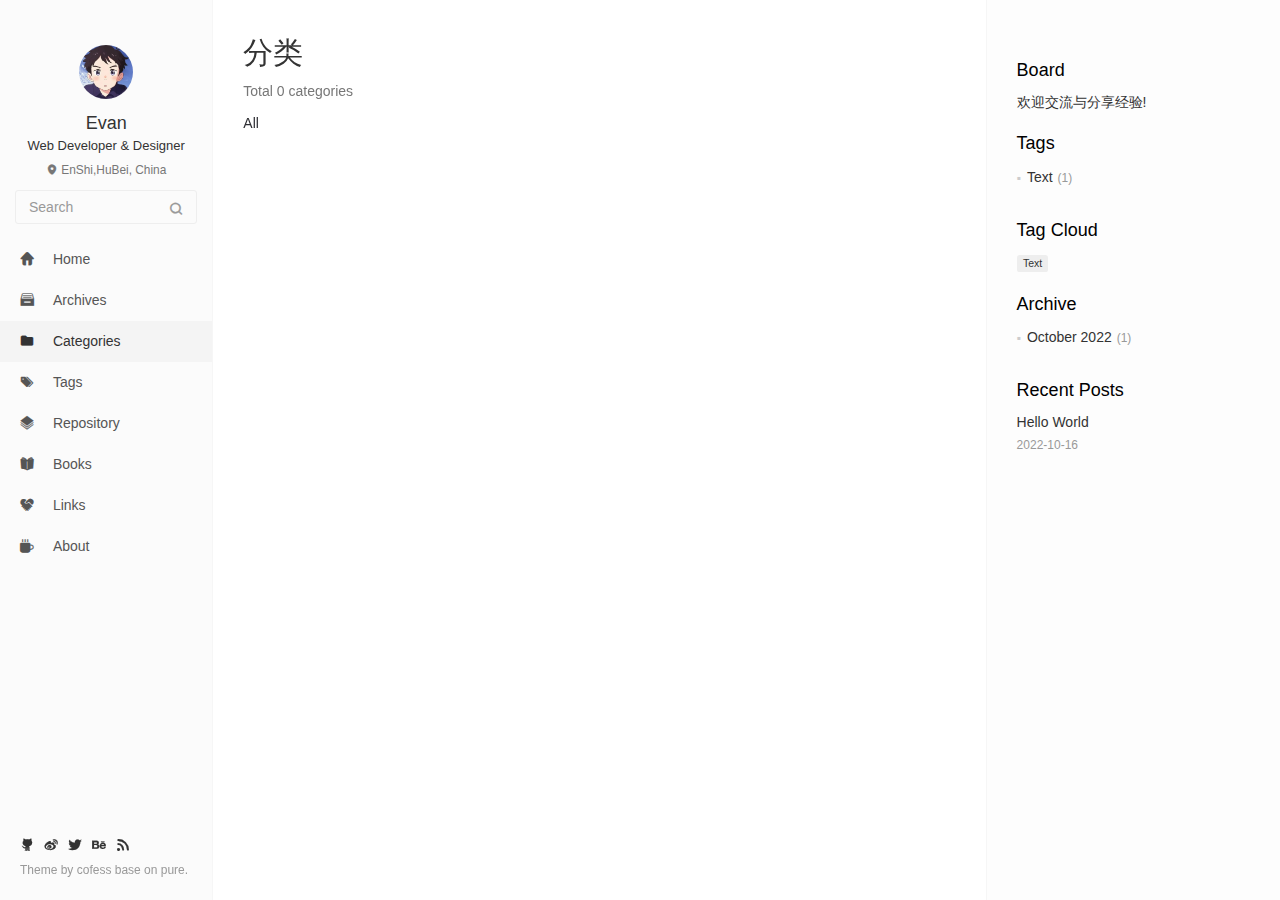
<file: categories/index.html>
<!DOCTYPE html><html lang="en"><head><meta charset="utf-8"><meta http-equiv="X-UA-Compatible" content="IE=edge,chrome=1"><meta name="viewport" content="width=device-width,initial-scale=1,maximum-scale=1,minimum-scale=1,user-scalable=no,minimal-ui"><meta name="renderer" content="webkit"><meta http-equiv="Cache-Control" content="no-transform"><meta http-equiv="Cache-Control" content="no-siteapp"><meta name="apple-mobile-web-app-capable" content="yes"><meta name="apple-mobile-web-app-status-bar-style" content="black"><meta name="format-detection" content="telephone=no,email=no,adress=no"><meta name="theme-color" content="#000000"><meta http-equiv="window-target" content="_top"><title>分类 | Evan&#39;Blog</title><meta property="og:type" content="website"><meta property="og:title" content="分类"><meta property="og:url" content="http://example.com/categories/index.html"><meta property="og:site_name"><meta property="og:locale" content="en_US"><meta property="article:published_time" content="2022-10-16T06:25:25.746Z"><meta property="article:modified_time" content="2022-03-21T07:18:46.000Z"><meta property="article:author" content="John Doe"><meta name="twitter:card" content="summary"><link rel="canonical" href="http://example.com/categories/index.html"><link rel="alternate" href="/atom.xml" type="application/atom+xml"><link rel="icon" href="/favicon.ico" type="image/x-icon"><link rel="stylesheet" href="/css/style.css"><meta name="generator" content="Hexo 5.4.2"></head><body class="main-center" itemscope itemtype="http://schema.org/WebPage"><header class="header" itemscope itemtype="http://schema.org/WPHeader"><div class="slimContent"><div class="navbar-header"><div class="profile-block text-center"><a id="avatar" href="https://github.com/cofess" target="_blank"><img class="img-circle img-rotate" src="/images/avatar.jpg" width="200" height="200"></a><h2 id="name" class="hidden-xs hidden-sm">Evan</h2><h3 id="title" class="hidden-xs hidden-sm hidden-md">Web Developer &amp; Designer</h3><small id="location" class="text-muted hidden-xs hidden-sm"><i class="icon icon-map-marker"></i> EnShi,HuBei, China</small></div><div class="search" id="search-form-wrap"><form class="search-form sidebar-form"><div class="input-group"><input type="text" class="search-form-input form-control" placeholder="Search"> <span class="input-group-btn"><button type="submit" class="search-form-submit btn btn-flat" onclick="return!1"><i class="icon icon-search"></i></button></span></div></form><div class="ins-search"><div class="ins-search-mask"></div><div class="ins-search-container"><div class="ins-input-wrapper"><input type="text" class="ins-search-input" placeholder="Type something..." x-webkit-speech> <button type="button" class="close ins-close ins-selectable" data-dismiss="modal" aria-label="Close"><span aria-hidden="true">×</span></button></div><div class="ins-section-wrapper"><div class="ins-section-container"></div></div></div></div></div><button class="navbar-toggle collapsed" type="button" data-toggle="collapse" data-target="#main-navbar" aria-controls="main-navbar" aria-expanded="false"><span class="sr-only">Toggle navigation</span> <span class="icon-bar"></span> <span class="icon-bar"></span> <span class="icon-bar"></span></button></div><nav id="main-navbar" class="collapse navbar-collapse" itemscope itemtype="http://schema.org/SiteNavigationElement" role="navigation"><ul class="nav navbar-nav main-nav menu-highlight"><li class="menu-item menu-item-home"><a href="/."><i class="icon icon-home-fill"></i> <span class="menu-title">Home</span></a></li><li class="menu-item menu-item-archives"><a href="/archives"><i class="icon icon-archives-fill"></i> <span class="menu-title">Archives</span></a></li><li class="menu-item menu-item-categories"><a href="/categories"><i class="icon icon-folder"></i> <span class="menu-title">Categories</span></a></li><li class="menu-item menu-item-tags"><a href="/tags"><i class="icon icon-tags"></i> <span class="menu-title">Tags</span></a></li><li class="menu-item menu-item-repository"><a target="_blank" rel="noopener" href="https://github.com/Arthhu/arthu.github.io"><i class="icon icon-project"></i> <span class="menu-title">Repository</span></a></li><li class="menu-item menu-item-books"><a href="/books"><i class="icon icon-book-fill"></i> <span class="menu-title">Books</span></a></li><li class="menu-item menu-item-links"><a href="/links"><i class="icon icon-friendship"></i> <span class="menu-title">Links</span></a></li><li class="menu-item menu-item-about"><a href="/about"><i class="icon icon-cup-fill"></i> <span class="menu-title">About</span></a></li></ul><ul class="social-links"><li><a href="https://github.com/cofess" target="_blank" title="Github" data-toggle="tooltip" data-placement="top"><i class="icon icon-github"></i></a></li><li><a href="http://weibo.com/cofess" target="_blank" title="Weibo" data-toggle="tooltip" data-placement="top"><i class="icon icon-weibo"></i></a></li><li><a href="https://twitter.com/iwebued" target="_blank" title="Twitter" data-toggle="tooltip" data-placement="top"><i class="icon icon-twitter"></i></a></li><li><a href="https://www.behance.net/cofess" target="_blank" title="Behance" data-toggle="tooltip" data-placement="top"><i class="icon icon-behance"></i></a></li><li><a href="/atom.xml" target="_blank" title="Rss" data-toggle="tooltip" data-placement="top"><i class="icon icon-rss"></i></a></li></ul></nav></div></header><aside class="sidebar" itemscope itemtype="http://schema.org/WPSideBar"><div class="slimContent"><div class="widget"><h3 class="widget-title">Board</h3><div class="widget-body"><div id="board"><div class="content"><p>欢迎交流与分享经验!</p></div></div></div></div><div class="widget"><h3 class="widget-title">Tags</h3><div class="widget-body"><ul class="tag-list" itemprop="keywords"><li class="tag-list-item"><a class="tag-list-link" href="/tags/Text/" rel="tag">Text</a><span class="tag-list-count">1</span></li></ul></div></div><div class="widget"><h3 class="widget-title">Tag Cloud</h3><div class="widget-body tagcloud"><a href="/tags/Text/" style="font-size:13px">Text</a></div></div><div class="widget"><h3 class="widget-title">Archive</h3><div class="widget-body"><ul class="archive-list"><li class="archive-list-item"><a class="archive-list-link" href="/archives/2022/10/">October 2022</a><span class="archive-list-count">1</span></li></ul></div></div><div class="widget"><h3 class="widget-title">Recent Posts</h3><div class="widget-body"><ul class="recent-post-list list-unstyled no-thumbnail"><li><div class="item-inner"><p class="item-category"></p><p class="item-title"><a href="/2022/10/16/hello-world/" class="title">Hello World</a></p><p class="item-date"><time datetime="2022-10-16T06:23:11.787Z" itemprop="datePublished">2022-10-16</time></p></div></li></ul></div></div></div></aside><main class="main" role="main"><article class="article article-categories article-type-list" itemscope><header class="article-header"><h1 itemprop="name" class="hidden-xs">分类</h1><p class="text-muted hidden-xs">Total 0 categories</p><nav role="navigation" id="nav-main" class="okayNav"><ul><li><a href="/categories">All</a></li></ul></nav></header><div class="article-body"></div></article></main><footer class="footer" itemscope itemtype="http://schema.org/WPFooter"><ul class="social-links"><li><a href="https://github.com/cofess" target="_blank" title="Github" data-toggle="tooltip" data-placement="top"><i class="icon icon-github"></i></a></li><li><a href="http://weibo.com/cofess" target="_blank" title="Weibo" data-toggle="tooltip" data-placement="top"><i class="icon icon-weibo"></i></a></li><li><a href="https://twitter.com/iwebued" target="_blank" title="Twitter" data-toggle="tooltip" data-placement="top"><i class="icon icon-twitter"></i></a></li><li><a href="https://www.behance.net/cofess" target="_blank" title="Behance" data-toggle="tooltip" data-placement="top"><i class="icon icon-behance"></i></a></li><li><a href="/atom.xml" target="_blank" title="Rss" data-toggle="tooltip" data-placement="top"><i class="icon icon-rss"></i></a></li></ul><div class="copyright"><div class="publishby">Theme by <a href="https://github.com/cofess" target="_blank">cofess </a>base on <a href="https://github.com/cofess/hexo-theme-pure" target="_blank">pure</a>.</div></div></footer><script src="//cdn.jsdelivr.net/npm/jquery@1.12.4/dist/jquery.min.js"></script><script>window.jQuery||document.write('<script src="js/jquery.min.js"><\/script>')</script><script src="/js/plugin.min.js"></script><script src="/js/application.js"></script><script>window.INSIGHT_CONFIG={TRANSLATION:{POSTS:"Posts",PAGES:"Pages",CATEGORIES:"Categories",TAGS:"Tags",UNTITLED:"(Untitled)"},ROOT_URL:"/",CONTENT_URL:"/content.json"}</script><script src="/js/insight.js"></script></body></html>
</file>
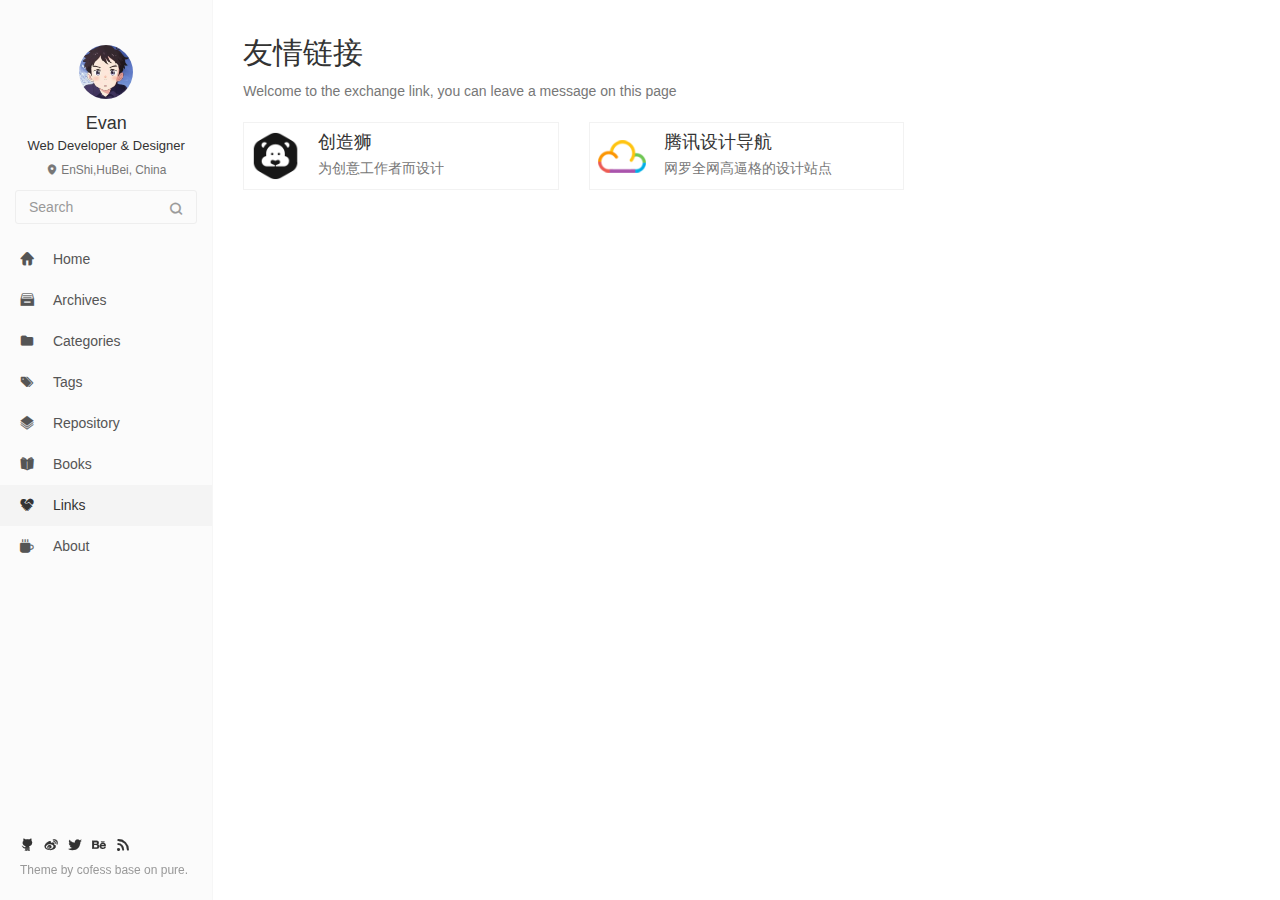
<file: links/index.html>
<!DOCTYPE html><html lang="en"><head><meta charset="utf-8"><meta http-equiv="X-UA-Compatible" content="IE=edge,chrome=1"><meta name="viewport" content="width=device-width,initial-scale=1,maximum-scale=1,minimum-scale=1,user-scalable=no,minimal-ui"><meta name="renderer" content="webkit"><meta http-equiv="Cache-Control" content="no-transform"><meta http-equiv="Cache-Control" content="no-siteapp"><meta name="apple-mobile-web-app-capable" content="yes"><meta name="apple-mobile-web-app-status-bar-style" content="black"><meta name="format-detection" content="telephone=no,email=no,adress=no"><meta name="theme-color" content="#000000"><meta http-equiv="window-target" content="_top"><title>友情链接 | Evan&#39;Blog</title><meta property="og:type" content="website"><meta property="og:title" content="友情链接"><meta property="og:url" content="http://example.com/links/index.html"><meta property="og:site_name"><meta property="og:locale" content="en_US"><meta property="article:published_time" content="2022-10-16T06:25:25.746Z"><meta property="article:modified_time" content="2022-03-21T07:18:46.000Z"><meta property="article:author" content="John Doe"><meta name="twitter:card" content="summary"><link rel="canonical" href="http://example.com/links/index.html"><link rel="alternate" href="/atom.xml" type="application/atom+xml"><link rel="icon" href="/favicon.ico" type="image/x-icon"><link rel="stylesheet" href="/css/style.css"><meta name="generator" content="Hexo 5.4.2"></head><body class="main-center no-sidebar" itemscope itemtype="http://schema.org/WebPage"><header class="header" itemscope itemtype="http://schema.org/WPHeader"><div class="slimContent"><div class="navbar-header"><div class="profile-block text-center"><a id="avatar" href="https://github.com/cofess" target="_blank"><img class="img-circle img-rotate" src="/images/avatar.jpg" width="200" height="200"></a><h2 id="name" class="hidden-xs hidden-sm">Evan</h2><h3 id="title" class="hidden-xs hidden-sm hidden-md">Web Developer &amp; Designer</h3><small id="location" class="text-muted hidden-xs hidden-sm"><i class="icon icon-map-marker"></i> EnShi,HuBei, China</small></div><div class="search" id="search-form-wrap"><form class="search-form sidebar-form"><div class="input-group"><input type="text" class="search-form-input form-control" placeholder="Search"> <span class="input-group-btn"><button type="submit" class="search-form-submit btn btn-flat" onclick="return!1"><i class="icon icon-search"></i></button></span></div></form><div class="ins-search"><div class="ins-search-mask"></div><div class="ins-search-container"><div class="ins-input-wrapper"><input type="text" class="ins-search-input" placeholder="Type something..." x-webkit-speech> <button type="button" class="close ins-close ins-selectable" data-dismiss="modal" aria-label="Close"><span aria-hidden="true">×</span></button></div><div class="ins-section-wrapper"><div class="ins-section-container"></div></div></div></div></div><button class="navbar-toggle collapsed" type="button" data-toggle="collapse" data-target="#main-navbar" aria-controls="main-navbar" aria-expanded="false"><span class="sr-only">Toggle navigation</span> <span class="icon-bar"></span> <span class="icon-bar"></span> <span class="icon-bar"></span></button></div><nav id="main-navbar" class="collapse navbar-collapse" itemscope itemtype="http://schema.org/SiteNavigationElement" role="navigation"><ul class="nav navbar-nav main-nav menu-highlight"><li class="menu-item menu-item-home"><a href="/."><i class="icon icon-home-fill"></i> <span class="menu-title">Home</span></a></li><li class="menu-item menu-item-archives"><a href="/archives"><i class="icon icon-archives-fill"></i> <span class="menu-title">Archives</span></a></li><li class="menu-item menu-item-categories"><a href="/categories"><i class="icon icon-folder"></i> <span class="menu-title">Categories</span></a></li><li class="menu-item menu-item-tags"><a href="/tags"><i class="icon icon-tags"></i> <span class="menu-title">Tags</span></a></li><li class="menu-item menu-item-repository"><a target="_blank" rel="noopener" href="https://github.com/Arthhu/arthu.github.io"><i class="icon icon-project"></i> <span class="menu-title">Repository</span></a></li><li class="menu-item menu-item-books"><a href="/books"><i class="icon icon-book-fill"></i> <span class="menu-title">Books</span></a></li><li class="menu-item menu-item-links"><a href="/links"><i class="icon icon-friendship"></i> <span class="menu-title">Links</span></a></li><li class="menu-item menu-item-about"><a href="/about"><i class="icon icon-cup-fill"></i> <span class="menu-title">About</span></a></li></ul><ul class="social-links"><li><a href="https://github.com/cofess" target="_blank" title="Github" data-toggle="tooltip" data-placement="top"><i class="icon icon-github"></i></a></li><li><a href="http://weibo.com/cofess" target="_blank" title="Weibo" data-toggle="tooltip" data-placement="top"><i class="icon icon-weibo"></i></a></li><li><a href="https://twitter.com/iwebued" target="_blank" title="Twitter" data-toggle="tooltip" data-placement="top"><i class="icon icon-twitter"></i></a></li><li><a href="https://www.behance.net/cofess" target="_blank" title="Behance" data-toggle="tooltip" data-placement="top"><i class="icon icon-behance"></i></a></li><li><a href="/atom.xml" target="_blank" title="Rss" data-toggle="tooltip" data-placement="top"><i class="icon icon-rss"></i></a></li></ul></nav></div></header><aside class="sidebar" itemscope itemtype="http://schema.org/WPSideBar"><div class="slimContent"><div class="widget"><h3 class="widget-title">Board</h3><div class="widget-body"><div id="board"><div class="content"><p>欢迎交流与分享经验!</p></div></div></div></div><div class="widget"><h3 class="widget-title">Tags</h3><div class="widget-body"><ul class="tag-list" itemprop="keywords"><li class="tag-list-item"><a class="tag-list-link" href="/tags/Text/" rel="tag">Text</a><span class="tag-list-count">1</span></li></ul></div></div><div class="widget"><h3 class="widget-title">Tag Cloud</h3><div class="widget-body tagcloud"><a href="/tags/Text/" style="font-size:13px">Text</a></div></div><div class="widget"><h3 class="widget-title">Archive</h3><div class="widget-body"><ul class="archive-list"><li class="archive-list-item"><a class="archive-list-link" href="/archives/2022/10/">October 2022</a><span class="archive-list-count">1</span></li></ul></div></div><div class="widget"><h3 class="widget-title">Recent Posts</h3><div class="widget-body"><ul class="recent-post-list list-unstyled no-thumbnail"><li><div class="item-inner"><p class="item-category"></p><p class="item-title"><a href="/2022/10/16/hello-world/" class="title">Hello World</a></p><p class="item-date"><time datetime="2022-10-16T06:23:11.787Z" itemprop="datePublished">2022-10-16</time></p></div></li></ul></div></div></div></aside><main class="main" role="main"><article class="article article-links article-type-list" itemscope><header class="article-header"><h1 itemprop="title">友情链接</h1><p class="text-muted">Welcome to the exchange link, you can leave a message on this page</p></header><div class="article-body"><div class="row"><div class="col-sm-6 col-md-4"><div class="panel panel-default hover-shadow hover-grow"><figure class="media media-middle"><div class="media-left pr-no"><a href="http://chuangzaoshi.com/" target="_blank" class="img-burn thumb-md media-middle"><img src="/images/favatar/chuangzaoshi-logo.png" class="w-full" alt=""></a></div><div class="media-body p-0x"><h4 class="media-heading"><a href="http://chuangzaoshi.com/" target="_blank"><span class="text-dark">创造狮</span></a></h4><div class="text-muted">为创意工作者而设计</div></div></figure></div></div><div class="col-sm-6 col-md-4"><div class="panel panel-default hover-shadow hover-grow"><figure class="media media-middle"><div class="media-left pr-no"><a href="http://idesign.qq.com/" target="_blank" class="img-burn thumb-md media-middle"><img src="/images/favatar/idesign-logo.png" class="w-full" alt=""></a></div><div class="media-body p-0x"><h4 class="media-heading"><a href="http://idesign.qq.com/" target="_blank"><span class="text-dark">腾讯设计导航</span></a></h4><div class="text-muted">网罗全网高逼格的设计站点</div></div></figure></div></div></div></div></article><section id="comments"><div id="lv-container" data-id="city" data-uid="MTAyMC81NzQ0MS8zMzkwNQ=="><noscript>为正常使用来必力评论功能请激活JavaScript</noscript></div></section></main><footer class="footer" itemscope itemtype="http://schema.org/WPFooter"><ul class="social-links"><li><a href="https://github.com/cofess" target="_blank" title="Github" data-toggle="tooltip" data-placement="top"><i class="icon icon-github"></i></a></li><li><a href="http://weibo.com/cofess" target="_blank" title="Weibo" data-toggle="tooltip" data-placement="top"><i class="icon icon-weibo"></i></a></li><li><a href="https://twitter.com/iwebued" target="_blank" title="Twitter" data-toggle="tooltip" data-placement="top"><i class="icon icon-twitter"></i></a></li><li><a href="https://www.behance.net/cofess" target="_blank" title="Behance" data-toggle="tooltip" data-placement="top"><i class="icon icon-behance"></i></a></li><li><a href="/atom.xml" target="_blank" title="Rss" data-toggle="tooltip" data-placement="top"><i class="icon icon-rss"></i></a></li></ul><div class="copyright"><div class="publishby">Theme by <a href="https://github.com/cofess" target="_blank">cofess </a>base on <a href="https://github.com/cofess/hexo-theme-pure" target="_blank">pure</a>.</div></div></footer><script src="//cdn.jsdelivr.net/npm/jquery@1.12.4/dist/jquery.min.js"></script><script>window.jQuery||document.write('<script src="js/jquery.min.js"><\/script>')</script><script src="/js/plugin.min.js"></script><script src="/js/application.js"></script><script>window.INSIGHT_CONFIG={TRANSLATION:{POSTS:"Posts",PAGES:"Pages",CATEGORIES:"Categories",TAGS:"Tags",UNTITLED:"(Untitled)"},ROOT_URL:"/",CONTENT_URL:"/content.json"}</script><script src="/js/insight.js"></script><script defer type="text/javascript">!function(e,t){var n=e.getElementsByTagName(t)[0];"function"!=typeof LivereTower&&((e=e.createElement(t)).src="https://cdn-city.livere.com/js/embed.dist.js",e.async=!0,n.parentNode.insertBefore(e,n))}(document,"script")</script></body></html>
</file>
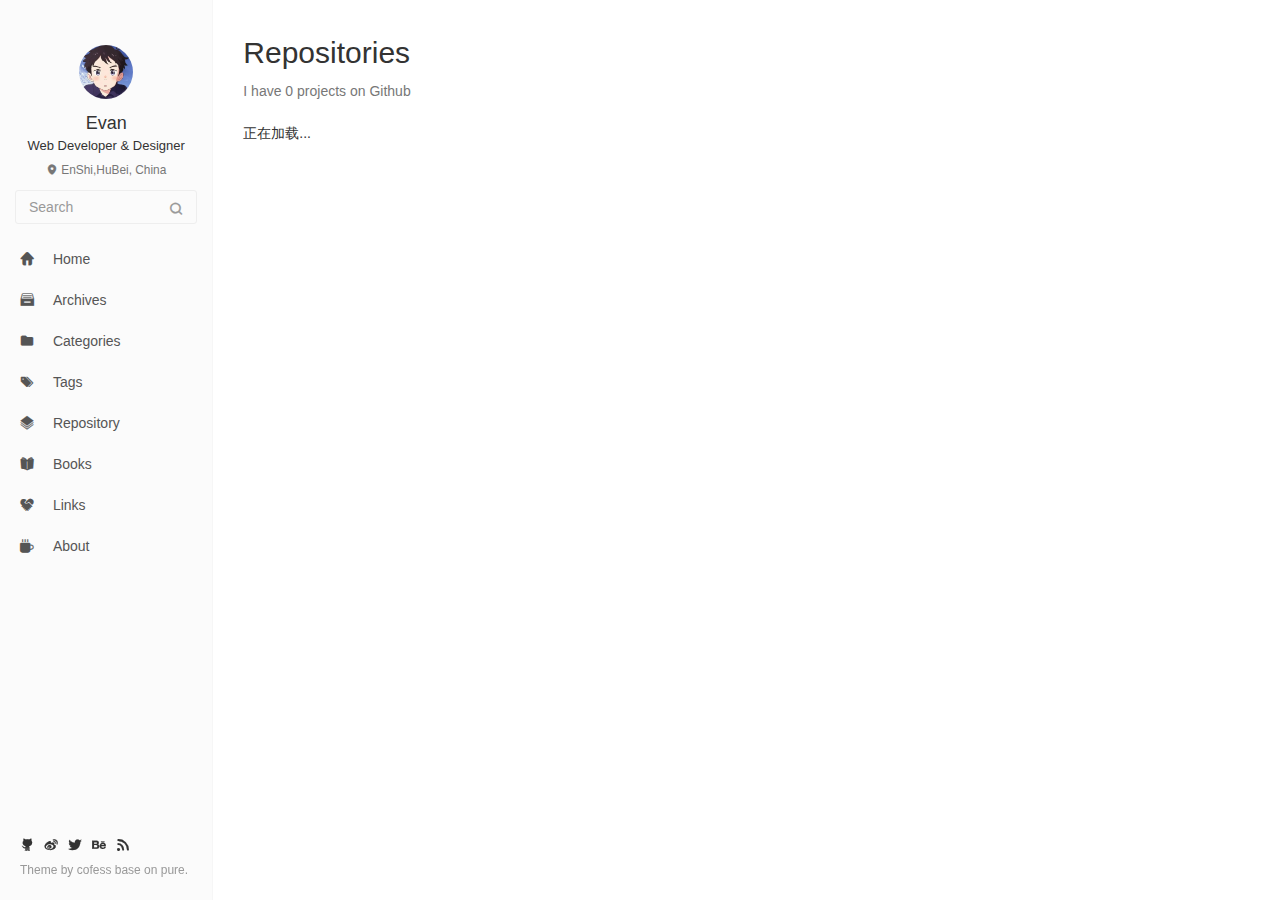
<file: repository/index.html>
<!DOCTYPE html><html lang="en"><head><meta charset="utf-8"><meta http-equiv="X-UA-Compatible" content="IE=edge,chrome=1"><meta name="viewport" content="width=device-width,initial-scale=1,maximum-scale=1,minimum-scale=1,user-scalable=no,minimal-ui"><meta name="renderer" content="webkit"><meta http-equiv="Cache-Control" content="no-transform"><meta http-equiv="Cache-Control" content="no-siteapp"><meta name="apple-mobile-web-app-capable" content="yes"><meta name="apple-mobile-web-app-status-bar-style" content="black"><meta name="format-detection" content="telephone=no,email=no,adress=no"><meta name="theme-color" content="#000000"><meta http-equiv="window-target" content="_top"><title>Repositories | Evan&#39;Blog</title><meta property="og:type" content="website"><meta property="og:title" content="Repositories"><meta property="og:url" content="http://example.com/repository/index.html"><meta property="og:site_name"><meta property="og:locale" content="en_US"><meta property="article:published_time" content="2022-10-16T06:25:25.746Z"><meta property="article:modified_time" content="2022-03-21T07:18:46.000Z"><meta property="article:author" content="John Doe"><meta name="twitter:card" content="summary"><link rel="canonical" href="http://example.com/repository/index.html"><link rel="alternate" href="/atom.xml" type="application/atom+xml"><link rel="icon" href="/favicon.ico" type="image/x-icon"><link rel="stylesheet" href="/css/style.css"><meta name="generator" content="Hexo 5.4.2"></head><body class="main-center no-sidebar" itemscope itemtype="http://schema.org/WebPage"><header class="header" itemscope itemtype="http://schema.org/WPHeader"><div class="slimContent"><div class="navbar-header"><div class="profile-block text-center"><a id="avatar" href="https://github.com/cofess" target="_blank"><img class="img-circle img-rotate" src="/images/avatar.jpg" width="200" height="200"></a><h2 id="name" class="hidden-xs hidden-sm">Evan</h2><h3 id="title" class="hidden-xs hidden-sm hidden-md">Web Developer &amp; Designer</h3><small id="location" class="text-muted hidden-xs hidden-sm"><i class="icon icon-map-marker"></i> EnShi,HuBei, China</small></div><div class="search" id="search-form-wrap"><form class="search-form sidebar-form"><div class="input-group"><input type="text" class="search-form-input form-control" placeholder="Search"> <span class="input-group-btn"><button type="submit" class="search-form-submit btn btn-flat" onclick="return!1"><i class="icon icon-search"></i></button></span></div></form><div class="ins-search"><div class="ins-search-mask"></div><div class="ins-search-container"><div class="ins-input-wrapper"><input type="text" class="ins-search-input" placeholder="Type something..." x-webkit-speech> <button type="button" class="close ins-close ins-selectable" data-dismiss="modal" aria-label="Close"><span aria-hidden="true">×</span></button></div><div class="ins-section-wrapper"><div class="ins-section-container"></div></div></div></div></div><button class="navbar-toggle collapsed" type="button" data-toggle="collapse" data-target="#main-navbar" aria-controls="main-navbar" aria-expanded="false"><span class="sr-only">Toggle navigation</span> <span class="icon-bar"></span> <span class="icon-bar"></span> <span class="icon-bar"></span></button></div><nav id="main-navbar" class="collapse navbar-collapse" itemscope itemtype="http://schema.org/SiteNavigationElement" role="navigation"><ul class="nav navbar-nav main-nav menu-highlight"><li class="menu-item menu-item-home"><a href="/."><i class="icon icon-home-fill"></i> <span class="menu-title">Home</span></a></li><li class="menu-item menu-item-archives"><a href="/archives"><i class="icon icon-archives-fill"></i> <span class="menu-title">Archives</span></a></li><li class="menu-item menu-item-categories"><a href="/categories"><i class="icon icon-folder"></i> <span class="menu-title">Categories</span></a></li><li class="menu-item menu-item-tags"><a href="/tags"><i class="icon icon-tags"></i> <span class="menu-title">Tags</span></a></li><li class="menu-item menu-item-repository"><a target="_blank" rel="noopener" href="https://github.com/Arthhu/arthu.github.io"><i class="icon icon-project"></i> <span class="menu-title">Repository</span></a></li><li class="menu-item menu-item-books"><a href="/books"><i class="icon icon-book-fill"></i> <span class="menu-title">Books</span></a></li><li class="menu-item menu-item-links"><a href="/links"><i class="icon icon-friendship"></i> <span class="menu-title">Links</span></a></li><li class="menu-item menu-item-about"><a href="/about"><i class="icon icon-cup-fill"></i> <span class="menu-title">About</span></a></li></ul><ul class="social-links"><li><a href="https://github.com/cofess" target="_blank" title="Github" data-toggle="tooltip" data-placement="top"><i class="icon icon-github"></i></a></li><li><a href="http://weibo.com/cofess" target="_blank" title="Weibo" data-toggle="tooltip" data-placement="top"><i class="icon icon-weibo"></i></a></li><li><a href="https://twitter.com/iwebued" target="_blank" title="Twitter" data-toggle="tooltip" data-placement="top"><i class="icon icon-twitter"></i></a></li><li><a href="https://www.behance.net/cofess" target="_blank" title="Behance" data-toggle="tooltip" data-placement="top"><i class="icon icon-behance"></i></a></li><li><a href="/atom.xml" target="_blank" title="Rss" data-toggle="tooltip" data-placement="top"><i class="icon icon-rss"></i></a></li></ul></nav></div></header><aside class="sidebar" itemscope itemtype="http://schema.org/WPSideBar"><div class="slimContent"><div class="widget"><h3 class="widget-title">Board</h3><div class="widget-body"><div id="board"><div class="content"><p>欢迎交流与分享经验!</p></div></div></div></div><div class="widget"><h3 class="widget-title">Tags</h3><div class="widget-body"><ul class="tag-list" itemprop="keywords"><li class="tag-list-item"><a class="tag-list-link" href="/tags/Text/" rel="tag">Text</a><span class="tag-list-count">1</span></li></ul></div></div><div class="widget"><h3 class="widget-title">Tag Cloud</h3><div class="widget-body tagcloud"><a href="/tags/Text/" style="font-size:13px">Text</a></div></div><div class="widget"><h3 class="widget-title">Archive</h3><div class="widget-body"><ul class="archive-list"><li class="archive-list-item"><a class="archive-list-link" href="/archives/2022/10/">October 2022</a><span class="archive-list-count">1</span></li></ul></div></div><div class="widget"><h3 class="widget-title">Recent Posts</h3><div class="widget-body"><ul class="recent-post-list list-unstyled no-thumbnail"><li><div class="item-inner"><p class="item-category"></p><p class="item-title"><a href="/2022/10/16/hello-world/" class="title">Hello World</a></p><p class="item-date"><time datetime="2022-10-16T06:23:11.787Z" itemprop="datePublished">2022-10-16</time></p></div></li></ul></div></div></div></aside><main class="main" role="main"><article class="article article-repository article-type-list" itemscope><header class="article-header"><h1 itemprop="title">Repositories</h1><p class="text-muted">I have <span id="repo-count">0</span> projects on <span id="repo-platform">Github</span></p></header><div class="article-body"><div class="repo-content"><div class="blankslate"><p>正在加载...</p></div></div></div></article><script type="text/template" id="list-template"><li class="col-sm-6 col-md-6 col-lg-4">
    <div class="repo hover-shadow hover-grow">
      <div class="repo-image geopattern" data-pattern-id="{%=name%}"></div>
      <h3 class="repo-title"><a href="{%=clone_url%}" target="_blank" rel="external nofollow noopener noreferrer">{%=full_name%}</a></h3>
      <p class="repo-body">{%=description%}</p>
      <div class="repo-meta">
        <span class="meta meta-type pull-left" aria-label="{%=language%} project">{%=language%}</span>
        <span class="meta meta-star" aria-label="{%=stargazers_count%} stars"><i class="icon icon-star-fill"></i> {%=stargazers_count%}</span>
        <span class="meta meta-fork" aria-label="{%=forks_count%} forks"><i class="icon icon-code-fork"></i> {%=forks_count%}</span>
        <span class="meta meta-last-updated" aria-label="最后更新时间：{%=updated_at%}">
        <i class="icon icon-clock"></i> <time datetime="{%=updated_at%}">{%=updated_at%}</time></span>
      </div>
    </div>
  </li></script><script type="text/template" id="error-template"><h3>加载失败</h3><p>请刷新或稍后再试...</p></script></main><footer class="footer" itemscope itemtype="http://schema.org/WPFooter"><ul class="social-links"><li><a href="https://github.com/cofess" target="_blank" title="Github" data-toggle="tooltip" data-placement="top"><i class="icon icon-github"></i></a></li><li><a href="http://weibo.com/cofess" target="_blank" title="Weibo" data-toggle="tooltip" data-placement="top"><i class="icon icon-weibo"></i></a></li><li><a href="https://twitter.com/iwebued" target="_blank" title="Twitter" data-toggle="tooltip" data-placement="top"><i class="icon icon-twitter"></i></a></li><li><a href="https://www.behance.net/cofess" target="_blank" title="Behance" data-toggle="tooltip" data-placement="top"><i class="icon icon-behance"></i></a></li><li><a href="/atom.xml" target="_blank" title="Rss" data-toggle="tooltip" data-placement="top"><i class="icon icon-rss"></i></a></li></ul><div class="copyright"><div class="publishby">Theme by <a href="https://github.com/cofess" target="_blank">cofess </a>base on <a href="https://github.com/cofess/hexo-theme-pure" target="_blank">pure</a>.</div></div></footer><script src="//cdn.jsdelivr.net/npm/jquery@1.12.4/dist/jquery.min.js"></script><script>window.jQuery||document.write('<script src="js/jquery.min.js"><\/script>')</script><script src="/js/plugin.min.js"></script><script src="/js/application.js"></script><script>window.INSIGHT_CONFIG={TRANSLATION:{POSTS:"Posts",PAGES:"Pages",CATEGORIES:"Categories",TAGS:"Tags",UNTITLED:"(Untitled)"},ROOT_URL:"/",CONTENT_URL:"/content.json"}</script><script src="/js/insight.js"></script><script type="text/javascript">var open=function(){var o=new Object;return{init:function(){var r,a,n;o.list=baidu.template("list-template"),o.error=baidu.template("error-template"),r=$(".repo-content"),a=r.find(".blankslate"),n=$("#repo-count"),$("#repo-platform").text("Github"),url="https://api.github.com/users/cofess/repos",$.get(url,function(t){var e;t?(a.remove(),n.text(t.length),e=$("<ul class='repo-list row clearfix'></ul>"),t.sort(function(t,e){return new Date(e.updated_at)-new Date(t.updated_at)}).sort(function(t,e){var r=t.stargazers_count,a=e.stargazers_count;return t.fork,e.fork,a-r}).map(function(t){t.description||(t.description=""),t.updated_at=t.updated_at.substring(0,t.updated_at.lastIndexOf("T"));t=o.list(t);e.append(t)}),r.append(e),$(".geopattern").each(function(){$(this).geopattern($(this).data("pattern-id"))})):a.append(o.error())})}}};$(open().init)</script></body></html>
</file>
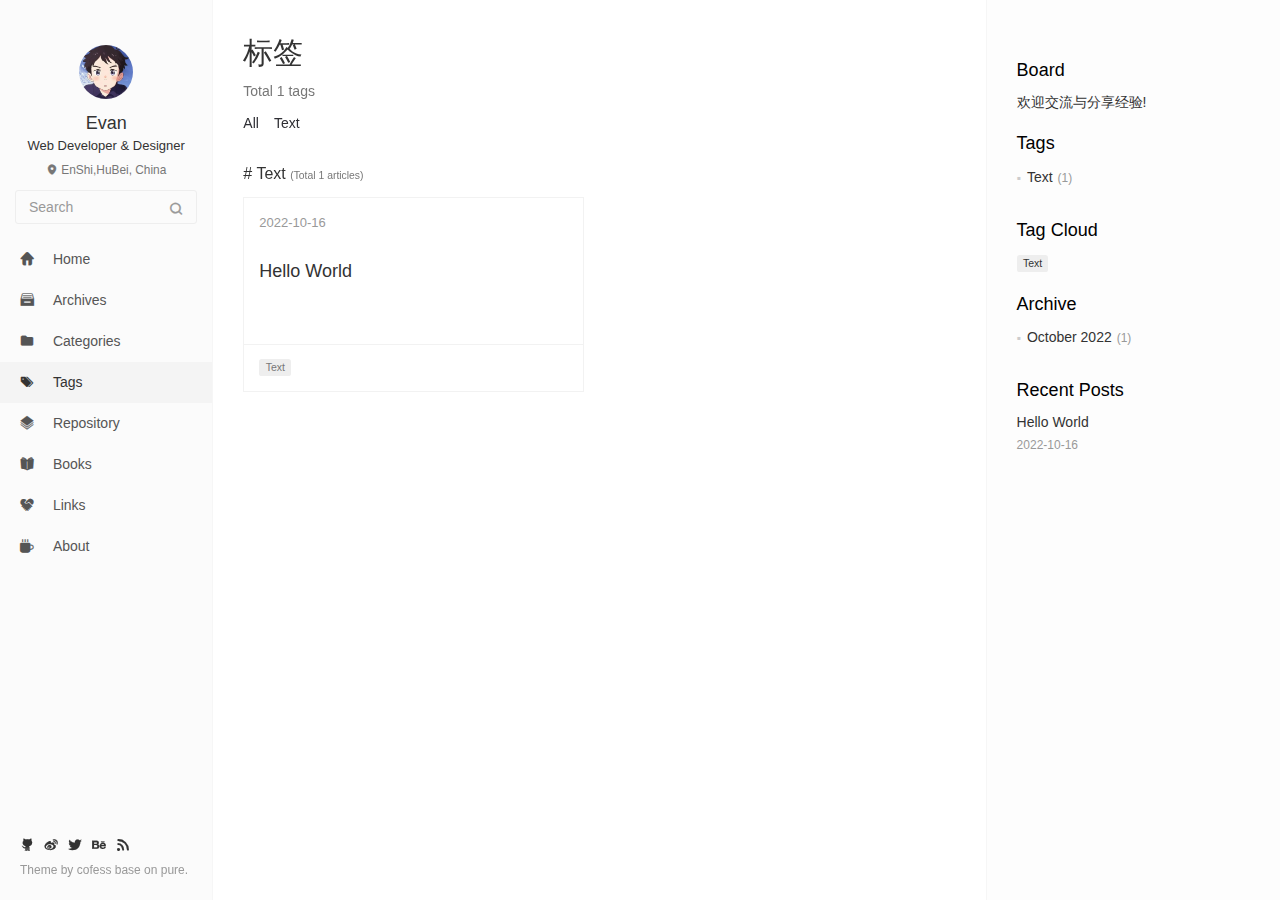
<file: tags/index.html>
<!DOCTYPE html><html lang="en"><head><meta charset="utf-8"><meta http-equiv="X-UA-Compatible" content="IE=edge,chrome=1"><meta name="viewport" content="width=device-width,initial-scale=1,maximum-scale=1,minimum-scale=1,user-scalable=no,minimal-ui"><meta name="renderer" content="webkit"><meta http-equiv="Cache-Control" content="no-transform"><meta http-equiv="Cache-Control" content="no-siteapp"><meta name="apple-mobile-web-app-capable" content="yes"><meta name="apple-mobile-web-app-status-bar-style" content="black"><meta name="format-detection" content="telephone=no,email=no,adress=no"><meta name="theme-color" content="#000000"><meta http-equiv="window-target" content="_top"><title>标签 | Evan&#39;Blog</title><meta property="og:type" content="website"><meta property="og:title" content="标签"><meta property="og:url" content="http://example.com/tags/index.html"><meta property="og:site_name"><meta property="og:locale" content="en_US"><meta property="article:published_time" content="2022-10-16T06:25:25.746Z"><meta property="article:modified_time" content="2022-03-21T07:18:46.000Z"><meta property="article:author" content="John Doe"><meta name="twitter:card" content="summary"><link rel="canonical" href="http://example.com/tags/index.html"><link rel="alternate" href="/atom.xml" type="application/atom+xml"><link rel="icon" href="/favicon.ico" type="image/x-icon"><link rel="stylesheet" href="/css/style.css"><meta name="generator" content="Hexo 5.4.2"></head><body class="main-center" itemscope itemtype="http://schema.org/WebPage"><header class="header" itemscope itemtype="http://schema.org/WPHeader"><div class="slimContent"><div class="navbar-header"><div class="profile-block text-center"><a id="avatar" href="https://github.com/cofess" target="_blank"><img class="img-circle img-rotate" src="/images/avatar.jpg" width="200" height="200"></a><h2 id="name" class="hidden-xs hidden-sm">Evan</h2><h3 id="title" class="hidden-xs hidden-sm hidden-md">Web Developer &amp; Designer</h3><small id="location" class="text-muted hidden-xs hidden-sm"><i class="icon icon-map-marker"></i> EnShi,HuBei, China</small></div><div class="search" id="search-form-wrap"><form class="search-form sidebar-form"><div class="input-group"><input type="text" class="search-form-input form-control" placeholder="Search"> <span class="input-group-btn"><button type="submit" class="search-form-submit btn btn-flat" onclick="return!1"><i class="icon icon-search"></i></button></span></div></form><div class="ins-search"><div class="ins-search-mask"></div><div class="ins-search-container"><div class="ins-input-wrapper"><input type="text" class="ins-search-input" placeholder="Type something..." x-webkit-speech> <button type="button" class="close ins-close ins-selectable" data-dismiss="modal" aria-label="Close"><span aria-hidden="true">×</span></button></div><div class="ins-section-wrapper"><div class="ins-section-container"></div></div></div></div></div><button class="navbar-toggle collapsed" type="button" data-toggle="collapse" data-target="#main-navbar" aria-controls="main-navbar" aria-expanded="false"><span class="sr-only">Toggle navigation</span> <span class="icon-bar"></span> <span class="icon-bar"></span> <span class="icon-bar"></span></button></div><nav id="main-navbar" class="collapse navbar-collapse" itemscope itemtype="http://schema.org/SiteNavigationElement" role="navigation"><ul class="nav navbar-nav main-nav menu-highlight"><li class="menu-item menu-item-home"><a href="/."><i class="icon icon-home-fill"></i> <span class="menu-title">Home</span></a></li><li class="menu-item menu-item-archives"><a href="/archives"><i class="icon icon-archives-fill"></i> <span class="menu-title">Archives</span></a></li><li class="menu-item menu-item-categories"><a href="/categories"><i class="icon icon-folder"></i> <span class="menu-title">Categories</span></a></li><li class="menu-item menu-item-tags"><a href="/tags"><i class="icon icon-tags"></i> <span class="menu-title">Tags</span></a></li><li class="menu-item menu-item-repository"><a target="_blank" rel="noopener" href="https://github.com/Arthhu/arthu.github.io"><i class="icon icon-project"></i> <span class="menu-title">Repository</span></a></li><li class="menu-item menu-item-books"><a href="/books"><i class="icon icon-book-fill"></i> <span class="menu-title">Books</span></a></li><li class="menu-item menu-item-links"><a href="/links"><i class="icon icon-friendship"></i> <span class="menu-title">Links</span></a></li><li class="menu-item menu-item-about"><a href="/about"><i class="icon icon-cup-fill"></i> <span class="menu-title">About</span></a></li></ul><ul class="social-links"><li><a href="https://github.com/cofess" target="_blank" title="Github" data-toggle="tooltip" data-placement="top"><i class="icon icon-github"></i></a></li><li><a href="http://weibo.com/cofess" target="_blank" title="Weibo" data-toggle="tooltip" data-placement="top"><i class="icon icon-weibo"></i></a></li><li><a href="https://twitter.com/iwebued" target="_blank" title="Twitter" data-toggle="tooltip" data-placement="top"><i class="icon icon-twitter"></i></a></li><li><a href="https://www.behance.net/cofess" target="_blank" title="Behance" data-toggle="tooltip" data-placement="top"><i class="icon icon-behance"></i></a></li><li><a href="/atom.xml" target="_blank" title="Rss" data-toggle="tooltip" data-placement="top"><i class="icon icon-rss"></i></a></li></ul></nav></div></header><aside class="sidebar" itemscope itemtype="http://schema.org/WPSideBar"><div class="slimContent"><div class="widget"><h3 class="widget-title">Board</h3><div class="widget-body"><div id="board"><div class="content"><p>欢迎交流与分享经验!</p></div></div></div></div><div class="widget"><h3 class="widget-title">Tags</h3><div class="widget-body"><ul class="tag-list" itemprop="keywords"><li class="tag-list-item"><a class="tag-list-link" href="/tags/Text/" rel="tag">Text</a><span class="tag-list-count">1</span></li></ul></div></div><div class="widget"><h3 class="widget-title">Tag Cloud</h3><div class="widget-body tagcloud"><a href="/tags/Text/" style="font-size:13px">Text</a></div></div><div class="widget"><h3 class="widget-title">Archive</h3><div class="widget-body"><ul class="archive-list"><li class="archive-list-item"><a class="archive-list-link" href="/archives/2022/10/">October 2022</a><span class="archive-list-count">1</span></li></ul></div></div><div class="widget"><h3 class="widget-title">Recent Posts</h3><div class="widget-body"><ul class="recent-post-list list-unstyled no-thumbnail"><li><div class="item-inner"><p class="item-category"></p><p class="item-title"><a href="/2022/10/16/hello-world/" class="title">Hello World</a></p><p class="item-date"><time datetime="2022-10-16T06:23:11.787Z" itemprop="datePublished">2022-10-16</time></p></div></li></ul></div></div></div></aside><main class="main" role="main"><article class="article article-tags post-type-list" itemscope><header class="article-header"><h1 itemprop="name" class="hidden-xs">标签</h1><p class="text-muted hidden-xs">Total 1 tags</p><nav role="navigation" id="nav-main" class="okayNav"><ul><li><a href="/tags">All</a></li><li><a href="/tags/Text/">Text</a></li></ul></nav></header><div class="article-body"><h3 class="panel-title mb-1x"><a href="/tags/Text/" title="#Text"># Text</a> <small class="text-muted">(Total 1 articles)</small></h3><div class="row"><div class="col-md-6"><article class="panel panel-default hover-shadow hover-grow" itemscope itemtype="http://schema.org/BlogPosting"><div class="panel-body"><div class="article-meta"><time datetime="2022-10-16T06:23:11.787Z" itemprop="datePublished">2022-10-16</time></div><h3 class="article-title" itemprop="name"><a class="article-link" href="/2022/10/16/hello-world/">Hello World</a></h3></div><div class="panel-footer"><a href="/tags/Text/" class="label label-default mb">Text</a></div></article></div></div></div></article></main><footer class="footer" itemscope itemtype="http://schema.org/WPFooter"><ul class="social-links"><li><a href="https://github.com/cofess" target="_blank" title="Github" data-toggle="tooltip" data-placement="top"><i class="icon icon-github"></i></a></li><li><a href="http://weibo.com/cofess" target="_blank" title="Weibo" data-toggle="tooltip" data-placement="top"><i class="icon icon-weibo"></i></a></li><li><a href="https://twitter.com/iwebued" target="_blank" title="Twitter" data-toggle="tooltip" data-placement="top"><i class="icon icon-twitter"></i></a></li><li><a href="https://www.behance.net/cofess" target="_blank" title="Behance" data-toggle="tooltip" data-placement="top"><i class="icon icon-behance"></i></a></li><li><a href="/atom.xml" target="_blank" title="Rss" data-toggle="tooltip" data-placement="top"><i class="icon icon-rss"></i></a></li></ul><div class="copyright"><div class="publishby">Theme by <a href="https://github.com/cofess" target="_blank">cofess </a>base on <a href="https://github.com/cofess/hexo-theme-pure" target="_blank">pure</a>.</div></div></footer><script src="//cdn.jsdelivr.net/npm/jquery@1.12.4/dist/jquery.min.js"></script><script>window.jQuery||document.write('<script src="js/jquery.min.js"><\/script>')</script><script src="/js/plugin.min.js"></script><script src="/js/application.js"></script><script>window.INSIGHT_CONFIG={TRANSLATION:{POSTS:"Posts",PAGES:"Pages",CATEGORIES:"Categories",TAGS:"Tags",UNTITLED:"(Untitled)"},ROOT_URL:"/",CONTENT_URL:"/content.json"}</script><script src="/js/insight.js"></script></body></html>
</file>
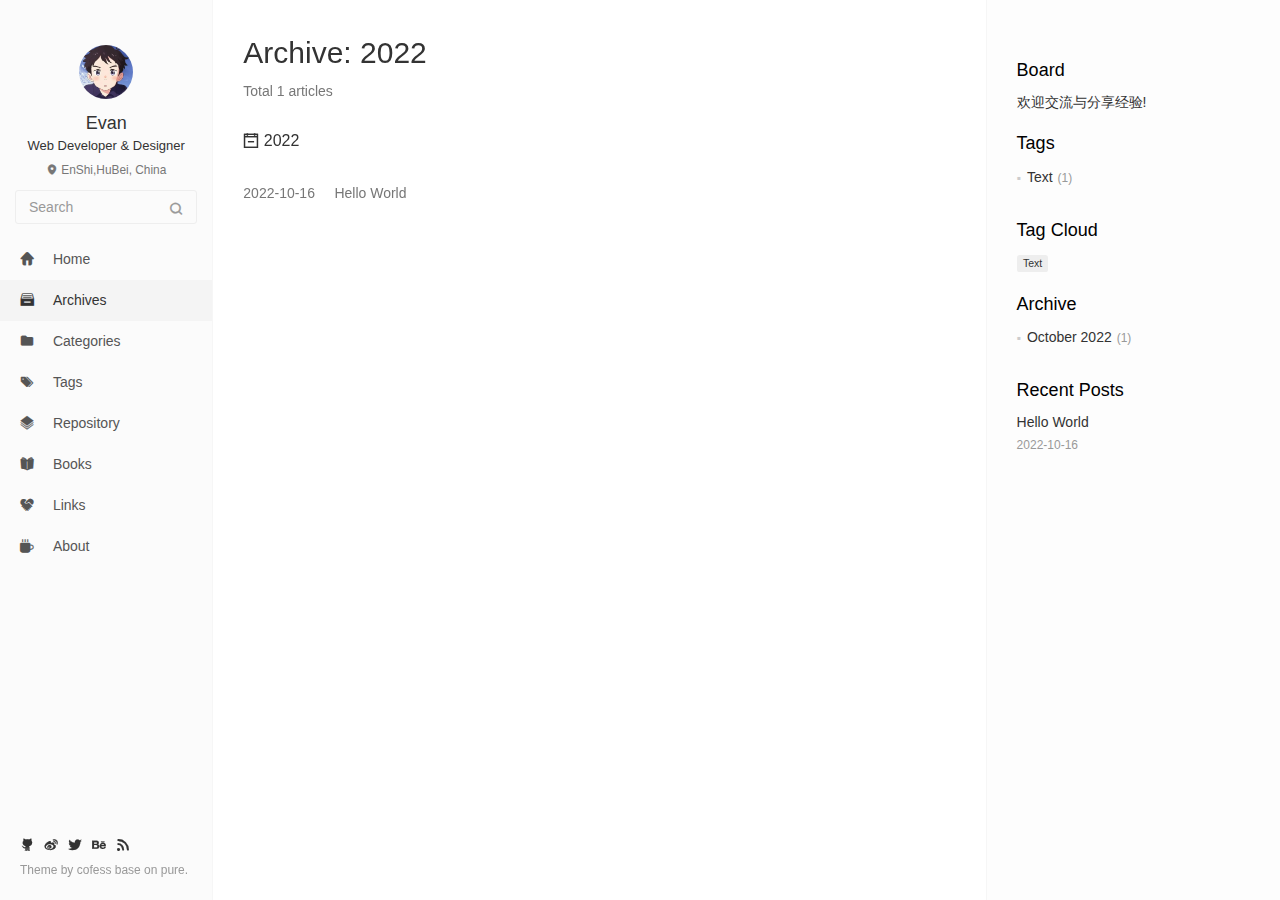
<file: archives/2022/index.html>
<!DOCTYPE html><html lang="en"><head><meta charset="utf-8"><meta http-equiv="X-UA-Compatible" content="IE=edge,chrome=1"><meta name="viewport" content="width=device-width,initial-scale=1,maximum-scale=1,minimum-scale=1,user-scalable=no,minimal-ui"><meta name="renderer" content="webkit"><meta http-equiv="Cache-Control" content="no-transform"><meta http-equiv="Cache-Control" content="no-siteapp"><meta name="apple-mobile-web-app-capable" content="yes"><meta name="apple-mobile-web-app-status-bar-style" content="black"><meta name="format-detection" content="telephone=no,email=no,adress=no"><meta name="theme-color" content="#000000"><meta http-equiv="window-target" content="_top"><title>Archive: 2022 | Evan&#39;Blog</title><meta property="og:type" content="website"><meta property="og:title"><meta property="og:url" content="http://example.com/archives/2022/index.html"><meta property="og:site_name"><meta property="og:locale" content="en_US"><meta property="article:author" content="John Doe"><meta name="twitter:card" content="summary"><link rel="canonical" href="http://example.com/archives/2022/index.html"><link rel="alternate" href="/atom.xml" type="application/atom+xml"><link rel="icon" href="/favicon.ico" type="image/x-icon"><link rel="stylesheet" href="/css/style.css"><meta name="generator" content="Hexo 5.4.2"></head><body class="main-center" itemscope itemtype="http://schema.org/WebPage"><header class="header" itemscope itemtype="http://schema.org/WPHeader"><div class="slimContent"><div class="navbar-header"><div class="profile-block text-center"><a id="avatar" href="https://github.com/cofess" target="_blank"><img class="img-circle img-rotate" src="/images/avatar.jpg" width="200" height="200"></a><h2 id="name" class="hidden-xs hidden-sm">Evan</h2><h3 id="title" class="hidden-xs hidden-sm hidden-md">Web Developer &amp; Designer</h3><small id="location" class="text-muted hidden-xs hidden-sm"><i class="icon icon-map-marker"></i> EnShi,HuBei, China</small></div><div class="search" id="search-form-wrap"><form class="search-form sidebar-form"><div class="input-group"><input type="text" class="search-form-input form-control" placeholder="Search"> <span class="input-group-btn"><button type="submit" class="search-form-submit btn btn-flat" onclick="return!1"><i class="icon icon-search"></i></button></span></div></form><div class="ins-search"><div class="ins-search-mask"></div><div class="ins-search-container"><div class="ins-input-wrapper"><input type="text" class="ins-search-input" placeholder="Type something..." x-webkit-speech> <button type="button" class="close ins-close ins-selectable" data-dismiss="modal" aria-label="Close"><span aria-hidden="true">×</span></button></div><div class="ins-section-wrapper"><div class="ins-section-container"></div></div></div></div></div><button class="navbar-toggle collapsed" type="button" data-toggle="collapse" data-target="#main-navbar" aria-controls="main-navbar" aria-expanded="false"><span class="sr-only">Toggle navigation</span> <span class="icon-bar"></span> <span class="icon-bar"></span> <span class="icon-bar"></span></button></div><nav id="main-navbar" class="collapse navbar-collapse" itemscope itemtype="http://schema.org/SiteNavigationElement" role="navigation"><ul class="nav navbar-nav main-nav menu-highlight"><li class="menu-item menu-item-home"><a href="/."><i class="icon icon-home-fill"></i> <span class="menu-title">Home</span></a></li><li class="menu-item menu-item-archives"><a href="/archives"><i class="icon icon-archives-fill"></i> <span class="menu-title">Archives</span></a></li><li class="menu-item menu-item-categories"><a href="/categories"><i class="icon icon-folder"></i> <span class="menu-title">Categories</span></a></li><li class="menu-item menu-item-tags"><a href="/tags"><i class="icon icon-tags"></i> <span class="menu-title">Tags</span></a></li><li class="menu-item menu-item-repository"><a target="_blank" rel="noopener" href="https://github.com/Arthhu/arthu.github.io"><i class="icon icon-project"></i> <span class="menu-title">Repository</span></a></li><li class="menu-item menu-item-books"><a href="/books"><i class="icon icon-book-fill"></i> <span class="menu-title">Books</span></a></li><li class="menu-item menu-item-links"><a href="/links"><i class="icon icon-friendship"></i> <span class="menu-title">Links</span></a></li><li class="menu-item menu-item-about"><a href="/about"><i class="icon icon-cup-fill"></i> <span class="menu-title">About</span></a></li></ul><ul class="social-links"><li><a href="https://github.com/cofess" target="_blank" title="Github" data-toggle="tooltip" data-placement="top"><i class="icon icon-github"></i></a></li><li><a href="http://weibo.com/cofess" target="_blank" title="Weibo" data-toggle="tooltip" data-placement="top"><i class="icon icon-weibo"></i></a></li><li><a href="https://twitter.com/iwebued" target="_blank" title="Twitter" data-toggle="tooltip" data-placement="top"><i class="icon icon-twitter"></i></a></li><li><a href="https://www.behance.net/cofess" target="_blank" title="Behance" data-toggle="tooltip" data-placement="top"><i class="icon icon-behance"></i></a></li><li><a href="/atom.xml" target="_blank" title="Rss" data-toggle="tooltip" data-placement="top"><i class="icon icon-rss"></i></a></li></ul></nav></div></header><aside class="sidebar" itemscope itemtype="http://schema.org/WPSideBar"><div class="slimContent"><div class="widget"><h3 class="widget-title">Board</h3><div class="widget-body"><div id="board"><div class="content"><p>欢迎交流与分享经验!</p></div></div></div></div><div class="widget"><h3 class="widget-title">Tags</h3><div class="widget-body"><ul class="tag-list" itemprop="keywords"><li class="tag-list-item"><a class="tag-list-link" href="/tags/Text/" rel="tag">Text</a><span class="tag-list-count">1</span></li></ul></div></div><div class="widget"><h3 class="widget-title">Tag Cloud</h3><div class="widget-body tagcloud"><a href="/tags/Text/" style="font-size:13px">Text</a></div></div><div class="widget"><h3 class="widget-title">Archive</h3><div class="widget-body"><ul class="archive-list"><li class="archive-list-item"><a class="archive-list-link" href="/archives/2022/10/">October 2022</a><span class="archive-list-count">1</span></li></ul></div></div><div class="widget"><h3 class="widget-title">Recent Posts</h3><div class="widget-body"><ul class="recent-post-list list-unstyled no-thumbnail"><li><div class="item-inner"><p class="item-category"></p><p class="item-title"><a href="/2022/10/16/hello-world/" class="title">Hello World</a></p><p class="item-date"><time datetime="2022-10-16T06:23:11.787Z" itemprop="datePublished">2022-10-16</time></p></div></li></ul></div></div></div></aside><main class="main" role="main"><article class="content article article-archives article-type-list" itemscope><header class="article-header"><h1 itemprop="title">Archive: 2022</h1><p class="text-muted">Total 1 articles</p></header><div class="article-body"><section class="panel panel-default b-no"><div class="panel-heading" role="tab"><h3 class="panel-title"><a data-toggle="collapse" href="#collapse2022" aria-expanded="true"><i class="icon icon-calendar-plus text-active"></i><i class="icon icon-calendar-minus text"></i> 2022</a></h3></div><div id="collapse2022" class="panel-collapse collapse in" role="tabpanel" aria-labelledby="heading2022"><div class="panel-body"><div class="collection"><a href="/2022/10/16/hello-world/" class="collection-item" itemprop="url"><time datetime="2022-10-16T06:23:11.787Z" itemprop="datePublished">2022-10-16</time> <span>&nbsp;&nbsp;&nbsp;</span> Hello World</a></div></div></div></section></div></article></main><footer class="footer" itemscope itemtype="http://schema.org/WPFooter"><ul class="social-links"><li><a href="https://github.com/cofess" target="_blank" title="Github" data-toggle="tooltip" data-placement="top"><i class="icon icon-github"></i></a></li><li><a href="http://weibo.com/cofess" target="_blank" title="Weibo" data-toggle="tooltip" data-placement="top"><i class="icon icon-weibo"></i></a></li><li><a href="https://twitter.com/iwebued" target="_blank" title="Twitter" data-toggle="tooltip" data-placement="top"><i class="icon icon-twitter"></i></a></li><li><a href="https://www.behance.net/cofess" target="_blank" title="Behance" data-toggle="tooltip" data-placement="top"><i class="icon icon-behance"></i></a></li><li><a href="/atom.xml" target="_blank" title="Rss" data-toggle="tooltip" data-placement="top"><i class="icon icon-rss"></i></a></li></ul><div class="copyright"><div class="publishby">Theme by <a href="https://github.com/cofess" target="_blank">cofess </a>base on <a href="https://github.com/cofess/hexo-theme-pure" target="_blank">pure</a>.</div></div></footer><script src="//cdn.jsdelivr.net/npm/jquery@1.12.4/dist/jquery.min.js"></script><script>window.jQuery||document.write('<script src="js/jquery.min.js"><\/script>')</script><script src="/js/plugin.min.js"></script><script src="/js/application.js"></script><script>window.INSIGHT_CONFIG={TRANSLATION:{POSTS:"Posts",PAGES:"Pages",CATEGORIES:"Categories",TAGS:"Tags",UNTITLED:"(Untitled)"},ROOT_URL:"/",CONTENT_URL:"/content.json"}</script><script src="/js/insight.js"></script></body></html>
</file>
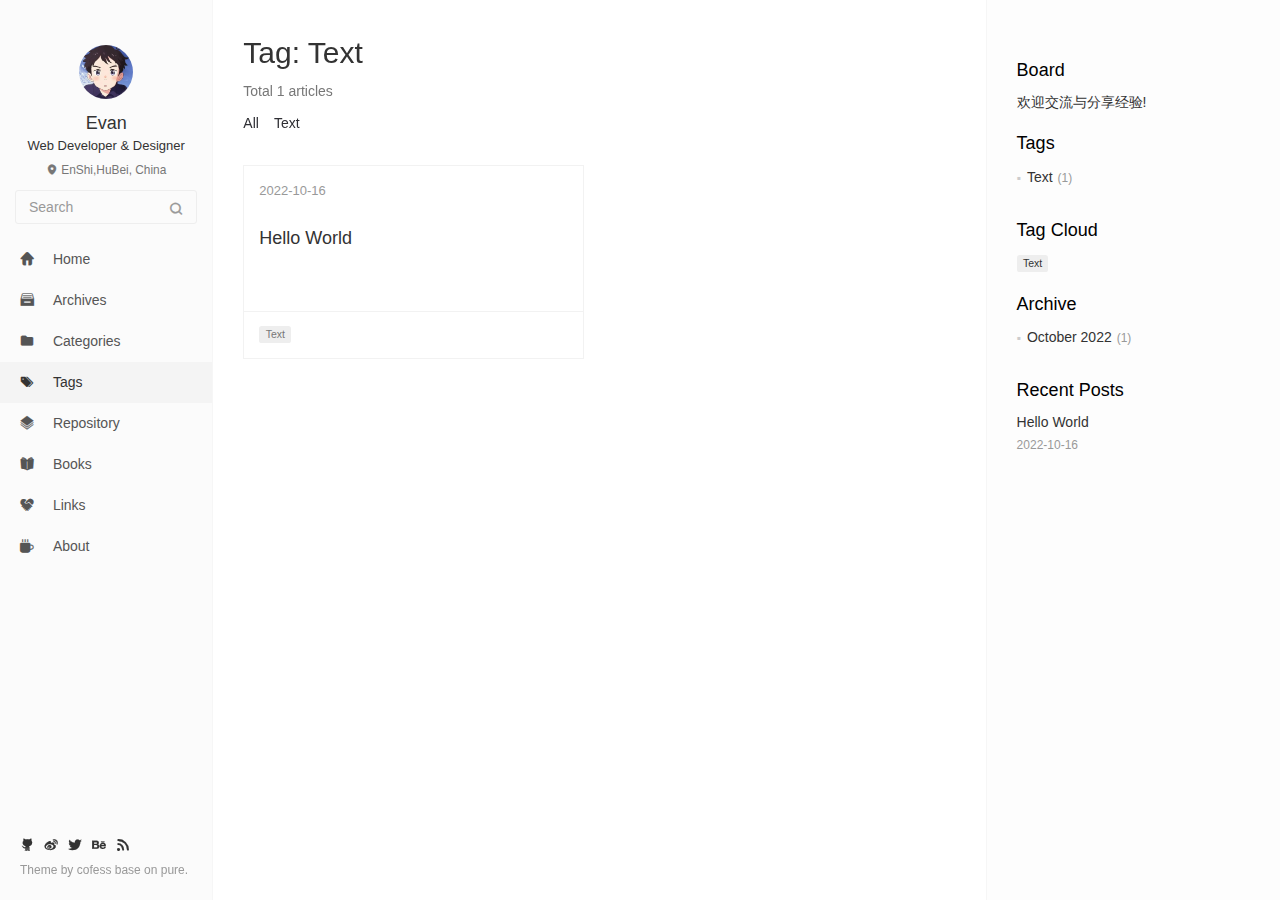
<file: tags/Text/index.html>
<!DOCTYPE html><html lang="en"><head><meta charset="utf-8"><meta http-equiv="X-UA-Compatible" content="IE=edge,chrome=1"><meta name="viewport" content="width=device-width,initial-scale=1,maximum-scale=1,minimum-scale=1,user-scalable=no,minimal-ui"><meta name="renderer" content="webkit"><meta http-equiv="Cache-Control" content="no-transform"><meta http-equiv="Cache-Control" content="no-siteapp"><meta name="apple-mobile-web-app-capable" content="yes"><meta name="apple-mobile-web-app-status-bar-style" content="black"><meta name="format-detection" content="telephone=no,email=no,adress=no"><meta name="theme-color" content="#000000"><meta http-equiv="window-target" content="_top"><title>Tag: Text | Evan&#39;Blog</title><meta property="og:type" content="website"><meta property="og:title"><meta property="og:url" content="http://example.com/tags/Text/index.html"><meta property="og:site_name"><meta property="og:locale" content="en_US"><meta property="article:author" content="John Doe"><meta name="twitter:card" content="summary"><link rel="canonical" href="http://example.com/tags/Text/index.html"><link rel="alternate" href="/atom.xml" type="application/atom+xml"><link rel="icon" href="/favicon.ico" type="image/x-icon"><link rel="stylesheet" href="/css/style.css"><meta name="generator" content="Hexo 5.4.2"></head><body class="main-center" itemscope itemtype="http://schema.org/WebPage"><header class="header" itemscope itemtype="http://schema.org/WPHeader"><div class="slimContent"><div class="navbar-header"><div class="profile-block text-center"><a id="avatar" href="https://github.com/cofess" target="_blank"><img class="img-circle img-rotate" src="/images/avatar.jpg" width="200" height="200"></a><h2 id="name" class="hidden-xs hidden-sm">Evan</h2><h3 id="title" class="hidden-xs hidden-sm hidden-md">Web Developer &amp; Designer</h3><small id="location" class="text-muted hidden-xs hidden-sm"><i class="icon icon-map-marker"></i> EnShi,HuBei, China</small></div><div class="search" id="search-form-wrap"><form class="search-form sidebar-form"><div class="input-group"><input type="text" class="search-form-input form-control" placeholder="Search"> <span class="input-group-btn"><button type="submit" class="search-form-submit btn btn-flat" onclick="return!1"><i class="icon icon-search"></i></button></span></div></form><div class="ins-search"><div class="ins-search-mask"></div><div class="ins-search-container"><div class="ins-input-wrapper"><input type="text" class="ins-search-input" placeholder="Type something..." x-webkit-speech> <button type="button" class="close ins-close ins-selectable" data-dismiss="modal" aria-label="Close"><span aria-hidden="true">×</span></button></div><div class="ins-section-wrapper"><div class="ins-section-container"></div></div></div></div></div><button class="navbar-toggle collapsed" type="button" data-toggle="collapse" data-target="#main-navbar" aria-controls="main-navbar" aria-expanded="false"><span class="sr-only">Toggle navigation</span> <span class="icon-bar"></span> <span class="icon-bar"></span> <span class="icon-bar"></span></button></div><nav id="main-navbar" class="collapse navbar-collapse" itemscope itemtype="http://schema.org/SiteNavigationElement" role="navigation"><ul class="nav navbar-nav main-nav menu-highlight"><li class="menu-item menu-item-home"><a href="/."><i class="icon icon-home-fill"></i> <span class="menu-title">Home</span></a></li><li class="menu-item menu-item-archives"><a href="/archives"><i class="icon icon-archives-fill"></i> <span class="menu-title">Archives</span></a></li><li class="menu-item menu-item-categories"><a href="/categories"><i class="icon icon-folder"></i> <span class="menu-title">Categories</span></a></li><li class="menu-item menu-item-tags"><a href="/tags"><i class="icon icon-tags"></i> <span class="menu-title">Tags</span></a></li><li class="menu-item menu-item-repository"><a target="_blank" rel="noopener" href="https://github.com/Arthhu/arthu.github.io"><i class="icon icon-project"></i> <span class="menu-title">Repository</span></a></li><li class="menu-item menu-item-books"><a href="/books"><i class="icon icon-book-fill"></i> <span class="menu-title">Books</span></a></li><li class="menu-item menu-item-links"><a href="/links"><i class="icon icon-friendship"></i> <span class="menu-title">Links</span></a></li><li class="menu-item menu-item-about"><a href="/about"><i class="icon icon-cup-fill"></i> <span class="menu-title">About</span></a></li></ul><ul class="social-links"><li><a href="https://github.com/cofess" target="_blank" title="Github" data-toggle="tooltip" data-placement="top"><i class="icon icon-github"></i></a></li><li><a href="http://weibo.com/cofess" target="_blank" title="Weibo" data-toggle="tooltip" data-placement="top"><i class="icon icon-weibo"></i></a></li><li><a href="https://twitter.com/iwebued" target="_blank" title="Twitter" data-toggle="tooltip" data-placement="top"><i class="icon icon-twitter"></i></a></li><li><a href="https://www.behance.net/cofess" target="_blank" title="Behance" data-toggle="tooltip" data-placement="top"><i class="icon icon-behance"></i></a></li><li><a href="/atom.xml" target="_blank" title="Rss" data-toggle="tooltip" data-placement="top"><i class="icon icon-rss"></i></a></li></ul></nav></div></header><aside class="sidebar" itemscope itemtype="http://schema.org/WPSideBar"><div class="slimContent"><div class="widget"><h3 class="widget-title">Board</h3><div class="widget-body"><div id="board"><div class="content"><p>欢迎交流与分享经验!</p></div></div></div></div><div class="widget"><h3 class="widget-title">Tags</h3><div class="widget-body"><ul class="tag-list" itemprop="keywords"><li class="tag-list-item"><a class="tag-list-link" href="/tags/Text/" rel="tag">Text</a><span class="tag-list-count">1</span></li></ul></div></div><div class="widget"><h3 class="widget-title">Tag Cloud</h3><div class="widget-body tagcloud"><a href="/tags/Text/" style="font-size:13px">Text</a></div></div><div class="widget"><h3 class="widget-title">Archive</h3><div class="widget-body"><ul class="archive-list"><li class="archive-list-item"><a class="archive-list-link" href="/archives/2022/10/">October 2022</a><span class="archive-list-count">1</span></li></ul></div></div><div class="widget"><h3 class="widget-title">Recent Posts</h3><div class="widget-body"><ul class="recent-post-list list-unstyled no-thumbnail"><li><div class="item-inner"><p class="item-category"></p><p class="item-title"><a href="/2022/10/16/hello-world/" class="title">Hello World</a></p><p class="item-date"><time datetime="2022-10-16T06:23:11.787Z" itemprop="datePublished">2022-10-16</time></p></div></li></ul></div></div></div></aside><main class="main" role="main"><article class="content article article-tags post-type-list" itemscope><header class="article-header"><h1 itemprop="name" class="hidden-xs">Tag: Text</h1><p class="text-muted hidden-xs">Total 1 articles</p><nav role="navigation" id="nav-main" class="okayNav"><ul><li><a href="/tags">All</a></li><li><a href="/tags/Text/">Text</a></li></ul></nav></header><div class="article-body"><div class="row"><div class="col-md-6"><article class="panel panel-default hover-shadow hover-grow" itemscope itemtype="http://schema.org/BlogPosting"><div class="panel-body"><div class="article-meta"><time datetime="2022-10-16T06:23:11.787Z" itemprop="datePublished">2022-10-16</time></div><h3 class="article-title" itemprop="name"><a class="article-link" href="/2022/10/16/hello-world/">Hello World</a></h3></div><div class="panel-footer"><a href="/tags/Text/" class="label label-default mb">Text</a></div></article></div></div></div></article></main><footer class="footer" itemscope itemtype="http://schema.org/WPFooter"><ul class="social-links"><li><a href="https://github.com/cofess" target="_blank" title="Github" data-toggle="tooltip" data-placement="top"><i class="icon icon-github"></i></a></li><li><a href="http://weibo.com/cofess" target="_blank" title="Weibo" data-toggle="tooltip" data-placement="top"><i class="icon icon-weibo"></i></a></li><li><a href="https://twitter.com/iwebued" target="_blank" title="Twitter" data-toggle="tooltip" data-placement="top"><i class="icon icon-twitter"></i></a></li><li><a href="https://www.behance.net/cofess" target="_blank" title="Behance" data-toggle="tooltip" data-placement="top"><i class="icon icon-behance"></i></a></li><li><a href="/atom.xml" target="_blank" title="Rss" data-toggle="tooltip" data-placement="top"><i class="icon icon-rss"></i></a></li></ul><div class="copyright"><div class="publishby">Theme by <a href="https://github.com/cofess" target="_blank">cofess </a>base on <a href="https://github.com/cofess/hexo-theme-pure" target="_blank">pure</a>.</div></div></footer><script src="//cdn.jsdelivr.net/npm/jquery@1.12.4/dist/jquery.min.js"></script><script>window.jQuery||document.write('<script src="js/jquery.min.js"><\/script>')</script><script src="/js/plugin.min.js"></script><script src="/js/application.js"></script><script>window.INSIGHT_CONFIG={TRANSLATION:{POSTS:"Posts",PAGES:"Pages",CATEGORIES:"Categories",TAGS:"Tags",UNTITLED:"(Untitled)"},ROOT_URL:"/",CONTENT_URL:"/content.json"}</script><script src="/js/insight.js"></script></body></html>
</file>
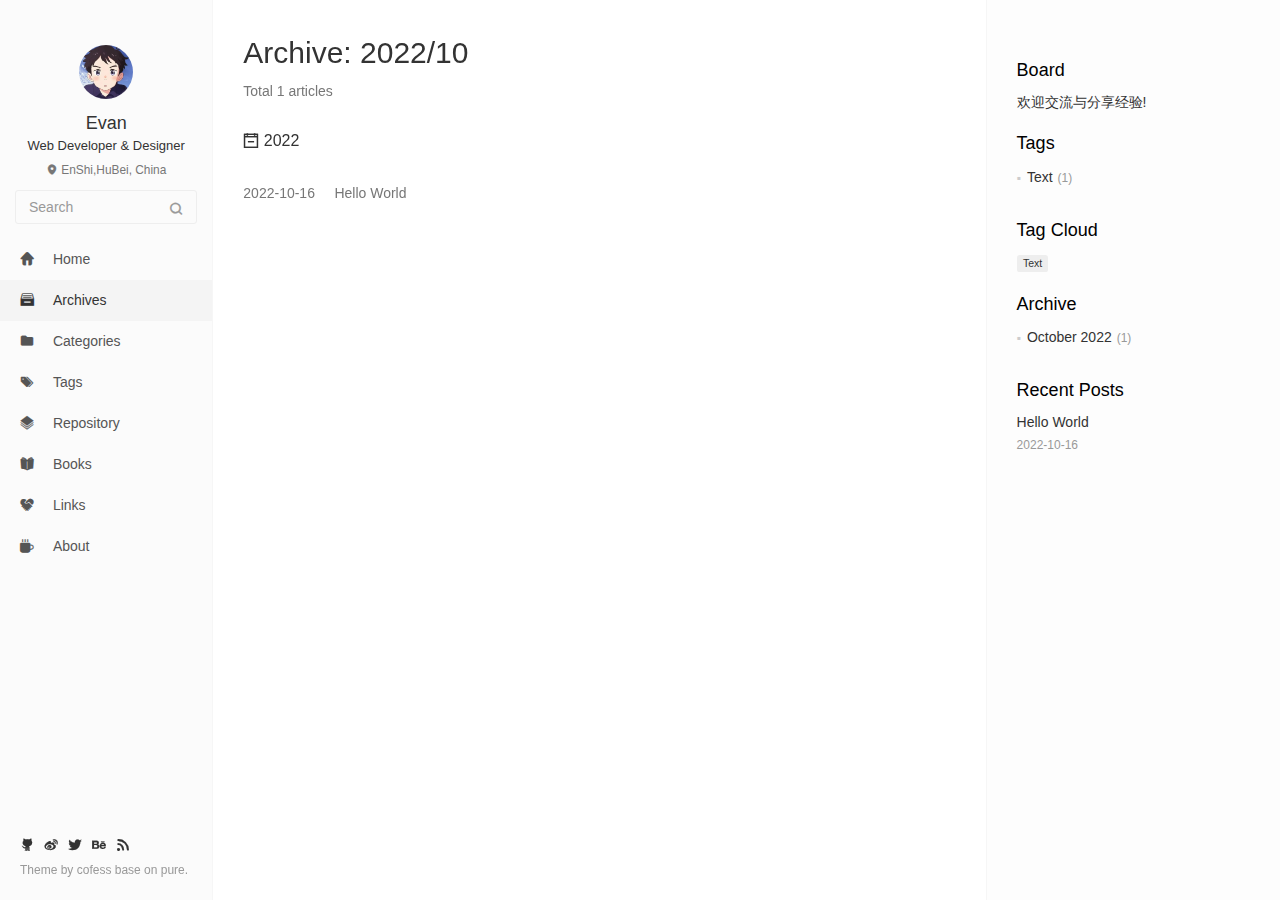
<file: archives/2022/10/index.html>
<!DOCTYPE html><html lang="en"><head><meta charset="utf-8"><meta http-equiv="X-UA-Compatible" content="IE=edge,chrome=1"><meta name="viewport" content="width=device-width,initial-scale=1,maximum-scale=1,minimum-scale=1,user-scalable=no,minimal-ui"><meta name="renderer" content="webkit"><meta http-equiv="Cache-Control" content="no-transform"><meta http-equiv="Cache-Control" content="no-siteapp"><meta name="apple-mobile-web-app-capable" content="yes"><meta name="apple-mobile-web-app-status-bar-style" content="black"><meta name="format-detection" content="telephone=no,email=no,adress=no"><meta name="theme-color" content="#000000"><meta http-equiv="window-target" content="_top"><title>Archive: 2022/10 | Evan&#39;Blog</title><meta property="og:type" content="website"><meta property="og:title"><meta property="og:url" content="http://example.com/archives/2022/10/index.html"><meta property="og:site_name"><meta property="og:locale" content="en_US"><meta property="article:author" content="John Doe"><meta name="twitter:card" content="summary"><link rel="canonical" href="http://example.com/archives/2022/10/index.html"><link rel="alternate" href="/atom.xml" type="application/atom+xml"><link rel="icon" href="/favicon.ico" type="image/x-icon"><link rel="stylesheet" href="/css/style.css"><meta name="generator" content="Hexo 5.4.2"></head><body class="main-center" itemscope itemtype="http://schema.org/WebPage"><header class="header" itemscope itemtype="http://schema.org/WPHeader"><div class="slimContent"><div class="navbar-header"><div class="profile-block text-center"><a id="avatar" href="https://github.com/cofess" target="_blank"><img class="img-circle img-rotate" src="/images/avatar.jpg" width="200" height="200"></a><h2 id="name" class="hidden-xs hidden-sm">Evan</h2><h3 id="title" class="hidden-xs hidden-sm hidden-md">Web Developer &amp; Designer</h3><small id="location" class="text-muted hidden-xs hidden-sm"><i class="icon icon-map-marker"></i> EnShi,HuBei, China</small></div><div class="search" id="search-form-wrap"><form class="search-form sidebar-form"><div class="input-group"><input type="text" class="search-form-input form-control" placeholder="Search"> <span class="input-group-btn"><button type="submit" class="search-form-submit btn btn-flat" onclick="return!1"><i class="icon icon-search"></i></button></span></div></form><div class="ins-search"><div class="ins-search-mask"></div><div class="ins-search-container"><div class="ins-input-wrapper"><input type="text" class="ins-search-input" placeholder="Type something..." x-webkit-speech> <button type="button" class="close ins-close ins-selectable" data-dismiss="modal" aria-label="Close"><span aria-hidden="true">×</span></button></div><div class="ins-section-wrapper"><div class="ins-section-container"></div></div></div></div></div><button class="navbar-toggle collapsed" type="button" data-toggle="collapse" data-target="#main-navbar" aria-controls="main-navbar" aria-expanded="false"><span class="sr-only">Toggle navigation</span> <span class="icon-bar"></span> <span class="icon-bar"></span> <span class="icon-bar"></span></button></div><nav id="main-navbar" class="collapse navbar-collapse" itemscope itemtype="http://schema.org/SiteNavigationElement" role="navigation"><ul class="nav navbar-nav main-nav menu-highlight"><li class="menu-item menu-item-home"><a href="/."><i class="icon icon-home-fill"></i> <span class="menu-title">Home</span></a></li><li class="menu-item menu-item-archives"><a href="/archives"><i class="icon icon-archives-fill"></i> <span class="menu-title">Archives</span></a></li><li class="menu-item menu-item-categories"><a href="/categories"><i class="icon icon-folder"></i> <span class="menu-title">Categories</span></a></li><li class="menu-item menu-item-tags"><a href="/tags"><i class="icon icon-tags"></i> <span class="menu-title">Tags</span></a></li><li class="menu-item menu-item-repository"><a target="_blank" rel="noopener" href="https://github.com/Arthhu/arthu.github.io"><i class="icon icon-project"></i> <span class="menu-title">Repository</span></a></li><li class="menu-item menu-item-books"><a href="/books"><i class="icon icon-book-fill"></i> <span class="menu-title">Books</span></a></li><li class="menu-item menu-item-links"><a href="/links"><i class="icon icon-friendship"></i> <span class="menu-title">Links</span></a></li><li class="menu-item menu-item-about"><a href="/about"><i class="icon icon-cup-fill"></i> <span class="menu-title">About</span></a></li></ul><ul class="social-links"><li><a href="https://github.com/cofess" target="_blank" title="Github" data-toggle="tooltip" data-placement="top"><i class="icon icon-github"></i></a></li><li><a href="http://weibo.com/cofess" target="_blank" title="Weibo" data-toggle="tooltip" data-placement="top"><i class="icon icon-weibo"></i></a></li><li><a href="https://twitter.com/iwebued" target="_blank" title="Twitter" data-toggle="tooltip" data-placement="top"><i class="icon icon-twitter"></i></a></li><li><a href="https://www.behance.net/cofess" target="_blank" title="Behance" data-toggle="tooltip" data-placement="top"><i class="icon icon-behance"></i></a></li><li><a href="/atom.xml" target="_blank" title="Rss" data-toggle="tooltip" data-placement="top"><i class="icon icon-rss"></i></a></li></ul></nav></div></header><aside class="sidebar" itemscope itemtype="http://schema.org/WPSideBar"><div class="slimContent"><div class="widget"><h3 class="widget-title">Board</h3><div class="widget-body"><div id="board"><div class="content"><p>欢迎交流与分享经验!</p></div></div></div></div><div class="widget"><h3 class="widget-title">Tags</h3><div class="widget-body"><ul class="tag-list" itemprop="keywords"><li class="tag-list-item"><a class="tag-list-link" href="/tags/Text/" rel="tag">Text</a><span class="tag-list-count">1</span></li></ul></div></div><div class="widget"><h3 class="widget-title">Tag Cloud</h3><div class="widget-body tagcloud"><a href="/tags/Text/" style="font-size:13px">Text</a></div></div><div class="widget"><h3 class="widget-title">Archive</h3><div class="widget-body"><ul class="archive-list"><li class="archive-list-item"><a class="archive-list-link" href="/archives/2022/10/">October 2022</a><span class="archive-list-count">1</span></li></ul></div></div><div class="widget"><h3 class="widget-title">Recent Posts</h3><div class="widget-body"><ul class="recent-post-list list-unstyled no-thumbnail"><li><div class="item-inner"><p class="item-category"></p><p class="item-title"><a href="/2022/10/16/hello-world/" class="title">Hello World</a></p><p class="item-date"><time datetime="2022-10-16T06:23:11.787Z" itemprop="datePublished">2022-10-16</time></p></div></li></ul></div></div></div></aside><main class="main" role="main"><article class="content article article-archives article-type-list" itemscope><header class="article-header"><h1 itemprop="title">Archive: 2022/10</h1><p class="text-muted">Total 1 articles</p></header><div class="article-body"><section class="panel panel-default b-no"><div class="panel-heading" role="tab"><h3 class="panel-title"><a data-toggle="collapse" href="#collapse2022" aria-expanded="true"><i class="icon icon-calendar-plus text-active"></i><i class="icon icon-calendar-minus text"></i> 2022</a></h3></div><div id="collapse2022" class="panel-collapse collapse in" role="tabpanel" aria-labelledby="heading2022"><div class="panel-body"><div class="collection"><a href="/2022/10/16/hello-world/" class="collection-item" itemprop="url"><time datetime="2022-10-16T06:23:11.787Z" itemprop="datePublished">2022-10-16</time> <span>&nbsp;&nbsp;&nbsp;</span> Hello World</a></div></div></div></section></div></article></main><footer class="footer" itemscope itemtype="http://schema.org/WPFooter"><ul class="social-links"><li><a href="https://github.com/cofess" target="_blank" title="Github" data-toggle="tooltip" data-placement="top"><i class="icon icon-github"></i></a></li><li><a href="http://weibo.com/cofess" target="_blank" title="Weibo" data-toggle="tooltip" data-placement="top"><i class="icon icon-weibo"></i></a></li><li><a href="https://twitter.com/iwebued" target="_blank" title="Twitter" data-toggle="tooltip" data-placement="top"><i class="icon icon-twitter"></i></a></li><li><a href="https://www.behance.net/cofess" target="_blank" title="Behance" data-toggle="tooltip" data-placement="top"><i class="icon icon-behance"></i></a></li><li><a href="/atom.xml" target="_blank" title="Rss" data-toggle="tooltip" data-placement="top"><i class="icon icon-rss"></i></a></li></ul><div class="copyright"><div class="publishby">Theme by <a href="https://github.com/cofess" target="_blank">cofess </a>base on <a href="https://github.com/cofess/hexo-theme-pure" target="_blank">pure</a>.</div></div></footer><script src="//cdn.jsdelivr.net/npm/jquery@1.12.4/dist/jquery.min.js"></script><script>window.jQuery||document.write('<script src="js/jquery.min.js"><\/script>')</script><script src="/js/plugin.min.js"></script><script src="/js/application.js"></script><script>window.INSIGHT_CONFIG={TRANSLATION:{POSTS:"Posts",PAGES:"Pages",CATEGORIES:"Categories",TAGS:"Tags",UNTITLED:"(Untitled)"},ROOT_URL:"/",CONTENT_URL:"/content.json"}</script><script src="/js/insight.js"></script></body></html>
</file>
<file: css/style.css>
/* build time:Sun Oct 16 2022 15:52:16 GMT+0800 (中国标准时间)*/
@charset "UTF-8";/*!
 * Bootstrap v3.3.7 (http://getbootstrap.com)
 * Copyright 2011-2016 Twitter, Inc.
 * Licensed under MIT (https://github.com/twbs/bootstrap/blob/master/LICENSE)
 *//*! normalize.css v3.0.3 | MIT License | github.com/necolas/normalize.css */html{font-family:sans-serif;-ms-text-size-adjust:100%;-webkit-text-size-adjust:100%}body{margin:0}article,aside,details,figcaption,figure,footer,header,hgroup,main,menu,nav,section,summary{display:block}audio,canvas,progress,video{display:inline-block;vertical-align:baseline}audio:not([controls]){display:none;height:0}[hidden],template{display:none}a{background-color:transparent}a:active,a:hover{outline:0}abbr[title]{border-bottom:1px dotted}b,strong{font-weight:700}dfn{font-style:italic}h1{font-size:2em;margin:.67em 0}mark{background:#ff0;color:#000}small{font-size:80%}sub,sup{font-size:75%;line-height:0;position:relative;vertical-align:baseline}sup{top:-.5em}sub{bottom:-.25em}img{border:0}svg:not(:root){overflow:hidden}figure{margin:1em 40px}hr{-webkit-box-sizing:content-box;box-sizing:content-box;height:0}pre{overflow:auto}code,kbd,pre,samp{font-family:monospace,monospace;font-size:1em}button,input,optgroup,select,textarea{color:inherit;font:inherit;margin:0}button{overflow:visible}button,select{text-transform:none}button,html input[type=button],input[type=reset],input[type=submit]{-webkit-appearance:button;cursor:pointer}button[disabled],html input[disabled]{cursor:default}button::-moz-focus-inner,input::-moz-focus-inner{border:0;padding:0}input{line-height:normal}input[type=checkbox],input[type=radio]{-webkit-box-sizing:border-box;box-sizing:border-box;padding:0}input[type=number]::-webkit-inner-spin-button,input[type=number]::-webkit-outer-spin-button{height:auto}input[type=search]{-webkit-appearance:textfield;-webkit-box-sizing:content-box;box-sizing:content-box}input[type=search]::-webkit-search-cancel-button,input[type=search]::-webkit-search-decoration{-webkit-appearance:none}fieldset{border:1px solid silver;margin:0 2px;padding:.35em .625em .75em}legend{border:0;padding:0}textarea{overflow:auto}optgroup{font-weight:700}table{border-collapse:collapse;border-spacing:0}td,th{padding:0}/*! Source: https://github.com/h5bp/html5-boilerplate/blob/master/src/css/main.css */*{-webkit-box-sizing:border-box;box-sizing:border-box}:after,:before{-webkit-box-sizing:border-box;box-sizing:border-box}html{font-size:10px;-webkit-tap-highlight-color:transparent}button,input,select,textarea{font-family:inherit;font-size:inherit;line-height:inherit}a{color:#2196f3;text-decoration:none}a:focus,a:hover{color:#0a6ebd;text-decoration:underline}a:focus{outline:5px auto -webkit-focus-ring-color;outline-offset:-2px}figure{margin:0}img{vertical-align:middle}.img-responsive{display:block;max-width:100%;height:auto}.img-rounded{border-radius:6px}.img-thumbnail{padding:4px;line-height:1.57143;background-color:#fff;border:1px solid #ddd;border-radius:4px;-webkit-transition:all .2s ease-in-out;transition:all .2s ease-in-out;display:inline-block;max-width:100%;height:auto}.img-circle{border-radius:50%}hr{margin-top:21px;margin-bottom:21px;border:0;border-top:1px solid #eee}.sr-only{position:absolute;width:1px;height:1px;margin:-1px;padding:0;overflow:hidden;clip:rect(0,0,0,0);border:0}.sr-only-focusable:active,.sr-only-focusable:focus{position:static;width:auto;height:auto;margin:0;overflow:visible;clip:auto}[role=button]{cursor:pointer}.h1,.h2,.h3,.h4,.h5,.h6,h1,h2,h3,h4,h5,h6{font-family:inherit;font-weight:500;line-height:1.1;color:inherit}.h1 .small,.h1 small,.h2 .small,.h2 small,.h3 .small,.h3 small,.h4 .small,.h4 small,.h5 .small,.h5 small,.h6 .small,.h6 small,h1 .small,h1 small,h2 .small,h2 small,h3 .small,h3 small,h4 .small,h4 small,h5 .small,h5 small,h6 .small,h6 small{font-weight:400;line-height:1;color:#777}.h1,.h2,.h3,h1,h2,h3{margin-top:21px;margin-bottom:10.5px}.h1 .small,.h1 small,.h2 .small,.h2 small,.h3 .small,.h3 small,h1 .small,h1 small,h2 .small,h2 small,h3 .small,h3 small{font-size:65%}.h4,.h5,.h6,h4,h5,h6{margin-top:10.5px;margin-bottom:10.5px}.h4 .small,.h4 small,.h5 .small,.h5 small,.h6 .small,.h6 small,h4 .small,h4 small,h5 .small,h5 small,h6 .small,h6 small{font-size:75%}.h1,h1{font-size:30px}.h2,h2{font-size:26px}.h3,h3{font-size:22px}.h4,h4{font-size:18px}.h5,h5{font-size:14px}.h6,h6{font-size:12px}p{margin:0 0 10.5px}.lead{margin-bottom:21px;font-size:16px;font-weight:300;line-height:1.4}.small,small{font-size:85%}.mark,mark{background-color:#fcf8e3;padding:.2em}.text-left{text-align:left}.text-right{text-align:right}.text-center{text-align:center}.text-justify{text-align:justify}.text-nowrap{white-space:nowrap}.text-lowercase{text-transform:lowercase}.initialism,.text-uppercase{text-transform:uppercase}.text-capitalize{text-transform:capitalize}.text-muted{color:#777!important}.text-primary{color:#2196f3}a.text-primary:focus,a.text-primary:hover{color:#0c7cd5}.text-success{color:#3c763d}a.text-success:focus,a.text-success:hover{color:#2b542c}.text-info{color:#31708f}a.text-info:focus,a.text-info:hover{color:#245269}.text-warning{color:#8a6d3b}a.text-warning:focus,a.text-warning:hover{color:#66512c}.text-danger{color:#a94442}a.text-danger:focus,a.text-danger:hover{color:#843534}.bg-primary{color:#fff}.bg-primary{background-color:#2196f3}a.bg-primary:focus,a.bg-primary:hover{background-color:#0c7cd5}.bg-success{background-color:#dff0d8}a.bg-success:focus,a.bg-success:hover{background-color:#c1e2b3}.bg-info{background-color:#d9edf7}a.bg-info:focus,a.bg-info:hover{background-color:#afd9ee}.bg-warning{background-color:#fcf8e3}a.bg-warning:focus,a.bg-warning:hover{background-color:#f7ecb5}.bg-danger{background-color:#f2dede}a.bg-danger:focus,a.bg-danger:hover{background-color:#e4b9b9}.page-header{padding-bottom:9.5px;margin:42px 0 21px;border-bottom:1px solid #eee}ol,ul{margin-top:0;margin-bottom:10.5px}ol ol,ol ul,ul ol,ul ul{margin-bottom:0}.list-unstyled{padding-left:0;list-style:none}.list-inline{padding-left:0;list-style:none;margin-left:-5px}.list-inline>li{display:inline-block;padding-left:5px;padding-right:5px}dl{margin-top:0;margin-bottom:21px}dd,dt{line-height:1.57143}dt{font-weight:700}dd{margin-left:0}.dl-horizontal dd:after,.dl-horizontal dd:before{content:" ";display:table}.dl-horizontal dd:after{clear:both}abbr[data-original-title],abbr[title]{cursor:help;border-bottom:1px dotted #777}.initialism{font-size:90%}blockquote{padding:10.5px 16px;margin:0 0 21px;border:1px dotted #eee;border-left:3px solid #eee;background-color:#fbfbfb}blockquote ol:last-child,blockquote p:last-child,blockquote ul:last-child{margin-bottom:0}blockquote .small,blockquote footer,blockquote small{display:block;font-size:80%;line-height:1.57143;color:#777}blockquote .small:before,blockquote footer:before,blockquote small:before{content:'\2014 \00A0'}.blockquote-reverse,blockquote.pull-right{padding-right:15px;padding-left:0;border-right:5px solid #eee;border-left:0;text-align:right}.blockquote-reverse .small:before,.blockquote-reverse footer:before,.blockquote-reverse small:before,blockquote.pull-right .small:before,blockquote.pull-right footer:before,blockquote.pull-right small:before{content:''}.blockquote-reverse .small:after,.blockquote-reverse footer:after,.blockquote-reverse small:after,blockquote.pull-right .small:after,blockquote.pull-right footer:after,blockquote.pull-right small:after{content:'\00A0 \2014'}address{margin-bottom:21px;font-style:normal;line-height:1.57143}.container{margin-right:auto;margin-left:auto;padding-left:15px;padding-right:15px}.container:after,.container:before{content:" ";display:table}.container:after{clear:both}.container-fluid{margin-right:auto;margin-left:auto;padding-left:15px;padding-right:15px}.container-fluid:after,.container-fluid:before{content:" ";display:table}.container-fluid:after{clear:both}.row{margin-left:-15px;margin-right:-15px}.row:after,.row:before{content:" ";display:table}.row:after{clear:both}.col-lg-1,.col-lg-10,.col-lg-11,.col-lg-12,.col-lg-2,.col-lg-3,.col-lg-4,.col-lg-5,.col-lg-6,.col-lg-7,.col-lg-8,.col-lg-9,.col-md-1,.col-md-10,.col-md-11,.col-md-12,.col-md-2,.col-md-3,.col-md-4,.col-md-5,.col-md-6,.col-md-7,.col-md-8,.col-md-9,.col-sm-1,.col-sm-10,.col-sm-11,.col-sm-12,.col-sm-2,.col-sm-3,.col-sm-4,.col-sm-5,.col-sm-6,.col-sm-7,.col-sm-8,.col-sm-9,.col-xs-1,.col-xs-10,.col-xs-11,.col-xs-12,.col-xs-2,.col-xs-3,.col-xs-4,.col-xs-5,.col-xs-6,.col-xs-7,.col-xs-8,.col-xs-9{position:relative;min-height:1px;padding-left:15px;padding-right:15px}.col-xs-1,.col-xs-10,.col-xs-11,.col-xs-12,.col-xs-2,.col-xs-3,.col-xs-4,.col-xs-5,.col-xs-6,.col-xs-7,.col-xs-8,.col-xs-9{float:left}.col-xs-1{width:8.33333%}.col-xs-2{width:16.66667%}.col-xs-3{width:25%}.col-xs-4{width:33.33333%}.col-xs-5{width:41.66667%}.col-xs-6{width:50%}.col-xs-7{width:58.33333%}.col-xs-8{width:66.66667%}.col-xs-9{width:75%}.col-xs-10{width:83.33333%}.col-xs-11{width:91.66667%}.col-xs-12{width:100%}.col-xs-pull-0{right:auto}.col-xs-pull-1{right:8.33333%}.col-xs-pull-2{right:16.66667%}.col-xs-pull-3{right:25%}.col-xs-pull-4{right:33.33333%}.col-xs-pull-5{right:41.66667%}.col-xs-pull-6{right:50%}.col-xs-pull-7{right:58.33333%}.col-xs-pull-8{right:66.66667%}.col-xs-pull-9{right:75%}.col-xs-pull-10{right:83.33333%}.col-xs-pull-11{right:91.66667%}.col-xs-pull-12{right:100%}.col-xs-push-0{left:auto}.col-xs-push-1{left:8.33333%}.col-xs-push-2{left:16.66667%}.col-xs-push-3{left:25%}.col-xs-push-4{left:33.33333%}.col-xs-push-5{left:41.66667%}.col-xs-push-6{left:50%}.col-xs-push-7{left:58.33333%}.col-xs-push-8{left:66.66667%}.col-xs-push-9{left:75%}.col-xs-push-10{left:83.33333%}.col-xs-push-11{left:91.66667%}.col-xs-push-12{left:100%}.col-xs-offset-0{margin-left:0}.col-xs-offset-1{margin-left:8.33333%}.col-xs-offset-2{margin-left:16.66667%}.col-xs-offset-3{margin-left:25%}.col-xs-offset-4{margin-left:33.33333%}.col-xs-offset-5{margin-left:41.66667%}.col-xs-offset-6{margin-left:50%}.col-xs-offset-7{margin-left:58.33333%}.col-xs-offset-8{margin-left:66.66667%}.col-xs-offset-9{margin-left:75%}.col-xs-offset-10{margin-left:83.33333%}.col-xs-offset-11{margin-left:91.66667%}.col-xs-offset-12{margin-left:100%}.btn{display:inline-block;margin-bottom:0;font-weight:400;text-align:center;vertical-align:middle;-ms-touch-action:manipulation;touch-action:manipulation;cursor:pointer;background-image:none;border:1px solid transparent;white-space:nowrap;padding:6px 12px;font-size:14px;line-height:1.57143;border-radius:4px;-webkit-user-select:none;-moz-user-select:none;-ms-user-select:none;user-select:none}.btn.active.focus,.btn.active:focus,.btn.focus,.btn:active.focus,.btn:active:focus,.btn:focus{outline:5px auto -webkit-focus-ring-color;outline-offset:-2px}.btn.focus,.btn:focus,.btn:hover{color:#333;text-decoration:none}.btn.active,.btn:active{outline:0;background-image:none;-webkit-box-shadow:inset 0 3px 5px rgba(0,0,0,.125);box-shadow:inset 0 3px 5px rgba(0,0,0,.125)}.btn.disabled,.btn[disabled],fieldset[disabled] .btn{cursor:not-allowed;opacity:.65;-webkit-box-shadow:none;box-shadow:none}a.btn.disabled,fieldset[disabled] a.btn{pointer-events:none}.btn-default{color:#333;background-color:#fff;border-color:#ccc}.btn-default.focus,.btn-default:focus{color:#333;background-color:#e6e6e6;border-color:#8c8c8c}.btn-default:hover{color:#333;background-color:#e6e6e6;border-color:#adadad}.btn-default.active,.btn-default:active,.open>.btn-default.dropdown-toggle{color:#333;background-color:#e6e6e6;border-color:#adadad}.btn-default.active.focus,.btn-default.active:focus,.btn-default.active:hover,.btn-default:active.focus,.btn-default:active:focus,.btn-default:active:hover,.open>.btn-default.dropdown-toggle.focus,.open>.btn-default.dropdown-toggle:focus,.open>.btn-default.dropdown-toggle:hover{color:#333;background-color:#d4d4d4;border-color:#8c8c8c}.btn-default.active,.btn-default:active,.open>.btn-default.dropdown-toggle{background-image:none}.btn-default.disabled.focus,.btn-default.disabled:focus,.btn-default.disabled:hover,.btn-default[disabled].focus,.btn-default[disabled]:focus,.btn-default[disabled]:hover,fieldset[disabled] .btn-default.focus,fieldset[disabled] .btn-default:focus,fieldset[disabled] .btn-default:hover{background-color:#fff;border-color:#ccc}.btn-default .badge{color:#fff;background-color:#333}.btn-primary{color:#fff;background-color:#2196f3;border-color:#0d8aee}.btn-primary.focus,.btn-primary:focus{color:#fff;background-color:#0c7cd5;border-color:#064475}.btn-primary:hover{color:#fff;background-color:#0c7cd5;border-color:#0a68b4}.btn-primary.active,.btn-primary:active,.open>.btn-primary.dropdown-toggle{color:#fff;background-color:#0c7cd5;border-color:#0a68b4}.btn-primary.active.focus,.btn-primary.active:focus,.btn-primary.active:hover,.btn-primary:active.focus,.btn-primary:active:focus,.btn-primary:active:hover,.open>.btn-primary.dropdown-toggle.focus,.open>.btn-primary.dropdown-toggle:focus,.open>.btn-primary.dropdown-toggle:hover{color:#fff;background-color:#0a68b4;border-color:#064475}.btn-primary.active,.btn-primary:active,.open>.btn-primary.dropdown-toggle{background-image:none}.btn-primary.disabled.focus,.btn-primary.disabled:focus,.btn-primary.disabled:hover,.btn-primary[disabled].focus,.btn-primary[disabled]:focus,.btn-primary[disabled]:hover,fieldset[disabled] .btn-primary.focus,fieldset[disabled] .btn-primary:focus,fieldset[disabled] .btn-primary:hover{background-color:#2196f3;border-color:#0d8aee}.btn-primary .badge{color:#2196f3;background-color:#fff}.btn-success{color:#fff;background-color:#5cb85c;border-color:#4cae4c}.btn-success.focus,.btn-success:focus{color:#fff;background-color:#449d44;border-color:#255625}.btn-success:hover{color:#fff;background-color:#449d44;border-color:#398439}.btn-success.active,.btn-success:active,.open>.btn-success.dropdown-toggle{color:#fff;background-color:#449d44;border-color:#398439}.btn-success.active.focus,.btn-success.active:focus,.btn-success.active:hover,.btn-success:active.focus,.btn-success:active:focus,.btn-success:active:hover,.open>.btn-success.dropdown-toggle.focus,.open>.btn-success.dropdown-toggle:focus,.open>.btn-success.dropdown-toggle:hover{color:#fff;background-color:#398439;border-color:#255625}.btn-success.active,.btn-success:active,.open>.btn-success.dropdown-toggle{background-image:none}.btn-success.disabled.focus,.btn-success.disabled:focus,.btn-success.disabled:hover,.btn-success[disabled].focus,.btn-success[disabled]:focus,.btn-success[disabled]:hover,fieldset[disabled] .btn-success.focus,fieldset[disabled] .btn-success:focus,fieldset[disabled] .btn-success:hover{background-color:#5cb85c;border-color:#4cae4c}.btn-success .badge{color:#5cb85c;background-color:#fff}.btn-info{color:#fff;background-color:#56ccf2;border-color:#3ec5f0}.btn-info.focus,.btn-info:focus{color:#fff;background-color:#27beee;border-color:#0d7ea3}.btn-info:hover{color:#fff;background-color:#27beee;border-color:#11aee0}.btn-info.active,.btn-info:active,.open>.btn-info.dropdown-toggle{color:#fff;background-color:#27beee;border-color:#11aee0}.btn-info.active.focus,.btn-info.active:focus,.btn-info.active:hover,.btn-info:active.focus,.btn-info:active:focus,.btn-info:active:hover,.open>.btn-info.dropdown-toggle.focus,.open>.btn-info.dropdown-toggle:focus,.open>.btn-info.dropdown-toggle:hover{color:#fff;background-color:#11aee0;border-color:#0d7ea3}.btn-info.active,.btn-info:active,.open>.btn-info.dropdown-toggle{background-image:none}.btn-info.disabled.focus,.btn-info.disabled:focus,.btn-info.disabled:hover,.btn-info[disabled].focus,.btn-info[disabled]:focus,.btn-info[disabled]:hover,fieldset[disabled] .btn-info.focus,fieldset[disabled] .btn-info:focus,fieldset[disabled] .btn-info:hover{background-color:#56ccf2;border-color:#3ec5f0}.btn-info .badge{color:#56ccf2;background-color:#fff}.btn-warning{color:#fff;background-color:#f09819;border-color:#e18b0f}.btn-warning.focus,.btn-warning:focus{color:#fff;background-color:#c97c0d;border-color:#694107}.btn-warning:hover{color:#fff;background-color:#c97c0d;border-color:#a7670b}.btn-warning.active,.btn-warning:active,.open>.btn-warning.dropdown-toggle{color:#fff;background-color:#c97c0d;border-color:#a7670b}.btn-warning.active.focus,.btn-warning.active:focus,.btn-warning.active:hover,.btn-warning:active.focus,.btn-warning:active:focus,.btn-warning:active:hover,.open>.btn-warning.dropdown-toggle.focus,.open>.btn-warning.dropdown-toggle:focus,.open>.btn-warning.dropdown-toggle:hover{color:#fff;background-color:#a7670b;border-color:#694107}.btn-warning.active,.btn-warning:active,.open>.btn-warning.dropdown-toggle{background-image:none}.btn-warning.disabled.focus,.btn-warning.disabled:focus,.btn-warning.disabled:hover,.btn-warning[disabled].focus,.btn-warning[disabled]:focus,.btn-warning[disabled]:hover,fieldset[disabled] .btn-warning.focus,fieldset[disabled] .btn-warning:focus,fieldset[disabled] .btn-warning:hover{background-color:#f09819;border-color:#e18b0f}.btn-warning .badge{color:#f09819;background-color:#fff}.btn-danger{color:#fff;background-color:#ff512f;border-color:#ff3c16}.btn-danger.focus,.btn-danger:focus{color:#fff;background-color:#fb2900;border-color:#951800}.btn-danger:hover{color:#fff;background-color:#fb2900;border-color:#d72300}.btn-danger.active,.btn-danger:active,.open>.btn-danger.dropdown-toggle{color:#fff;background-color:#fb2900;border-color:#d72300}.btn-danger.active.focus,.btn-danger.active:focus,.btn-danger.active:hover,.btn-danger:active.focus,.btn-danger:active:focus,.btn-danger:active:hover,.open>.btn-danger.dropdown-toggle.focus,.open>.btn-danger.dropdown-toggle:focus,.open>.btn-danger.dropdown-toggle:hover{color:#fff;background-color:#d72300;border-color:#951800}.btn-danger.active,.btn-danger:active,.open>.btn-danger.dropdown-toggle{background-image:none}.btn-danger.disabled.focus,.btn-danger.disabled:focus,.btn-danger.disabled:hover,.btn-danger[disabled].focus,.btn-danger[disabled]:focus,.btn-danger[disabled]:hover,fieldset[disabled] .btn-danger.focus,fieldset[disabled] .btn-danger:focus,fieldset[disabled] .btn-danger:hover{background-color:#ff512f;border-color:#ff3c16}.btn-danger .badge{color:#ff512f;background-color:#fff}.btn-link{color:#2196f3;font-weight:400;border-radius:0}.btn-link,.btn-link.active,.btn-link:active,.btn-link[disabled],fieldset[disabled] .btn-link{background-color:transparent;-webkit-box-shadow:none;box-shadow:none}.btn-link,.btn-link:active,.btn-link:focus,.btn-link:hover{border-color:transparent}.btn-link:focus,.btn-link:hover{color:#0a6ebd;text-decoration:underline;background-color:transparent}.btn-link[disabled]:focus,.btn-link[disabled]:hover,fieldset[disabled] .btn-link:focus,fieldset[disabled] .btn-link:hover{color:#777;text-decoration:none}.btn-lg{padding:10px 16px;font-size:18px;line-height:1.33333;border-radius:6px}.btn-sm{padding:5px 10px;font-size:12px;line-height:1.5;border-radius:3px}.btn-xs{padding:1px 5px;font-size:12px;line-height:1.5;border-radius:3px}.btn-block{display:block;width:100%}.btn-block+.btn-block{margin-top:5px}input[type=button].btn-block,input[type=reset].btn-block,input[type=submit].btn-block{width:100%}.fade{opacity:0;-webkit-transition:opacity .15s linear;transition:opacity .15s linear}.fade.in{opacity:1}.collapse{display:none}.collapse.in{display:block}tr.collapse.in{display:table-row}tbody.collapse.in{display:table-row-group}.collapsing{position:relative;height:0;overflow:hidden;-webkit-transition-property:height,visibility;transition-property:height,visibility;-webkit-transition-duration:.35s;transition-duration:.35s;-webkit-transition-timing-function:ease;transition-timing-function:ease}.caret{display:inline-block;width:0;height:0;margin-left:2px;vertical-align:middle;border-top:4px dashed;border-right:4px solid transparent;border-left:4px solid transparent}.dropdown,.dropup{position:relative}.dropdown-toggle:focus{outline:0}.dropdown-menu{position:absolute;top:100%;left:0;z-index:1000;display:none;float:left;min-width:160px;padding:5px 0;margin:2px 0 0;list-style:none;font-size:14px;text-align:left;background-color:#fff;border:1px solid #ccc;border:1px solid rgba(0,0,0,.15);border-radius:4px;-webkit-box-shadow:0 6px 12px rgba(0,0,0,.175);box-shadow:0 6px 12px rgba(0,0,0,.175);background-clip:padding-box}.dropdown-menu.pull-right{right:0;left:auto}.dropdown-menu .divider{height:1px;margin:9.5px 0;overflow:hidden;background-color:#e5e5e5}.dropdown-menu>li>a{display:block;padding:3px 20px;clear:both;font-weight:400;line-height:1.57143;color:#333;white-space:nowrap}.dropdown-menu>li>a:focus,.dropdown-menu>li>a:hover{text-decoration:none;color:#262626;background-color:#f5f5f5}.dropdown-menu>.active>a,.dropdown-menu>.active>a:focus,.dropdown-menu>.active>a:hover{color:#fff;text-decoration:none;outline:0;background-color:#2196f3}.dropdown-menu>.disabled>a,.dropdown-menu>.disabled>a:focus,.dropdown-menu>.disabled>a:hover{color:#777}.dropdown-menu>.disabled>a:focus,.dropdown-menu>.disabled>a:hover{text-decoration:none;background-color:transparent;background-image:none;cursor:not-allowed}.open>.dropdown-menu{display:block}.open>a{outline:0}.dropdown-menu-right{left:auto;right:0}.dropdown-menu-left{left:0;right:auto}.dropdown-header{display:block;padding:3px 20px;font-size:12px;line-height:1.57143;color:#777;white-space:nowrap}.dropdown-backdrop{position:fixed;left:0;right:0;bottom:0;top:0;z-index:990}.pull-right>.dropdown-menu{right:0;left:auto}.dropup .caret,.navbar-fixed-bottom .dropdown .caret{border-top:0;border-bottom:4px dashed;content:""}.dropup .dropdown-menu,.navbar-fixed-bottom .dropdown .dropdown-menu{top:auto;bottom:100%;margin-bottom:2px}.input-group{position:relative;display:table;border-collapse:separate}.input-group[class*=col-]{float:none;padding-left:0;padding-right:0}.input-group .form-control{position:relative;z-index:2;float:left;width:100%;margin-bottom:0}.input-group .form-control:focus{z-index:3}.input-group .form-control,.input-group-addon,.input-group-btn{display:table-cell}.input-group .form-control:not(:first-child):not(:last-child),.input-group-addon:not(:first-child):not(:last-child),.input-group-btn:not(:first-child):not(:last-child){border-radius:0}.input-group-addon,.input-group-btn{width:1%;white-space:nowrap;vertical-align:middle}.input-group-addon{padding:6px 12px;font-size:14px;font-weight:400;line-height:1;color:#555;text-align:center;background-color:#eee;border:1px solid #ccc;border-radius:4px}.input-group-addon.input-sm,.input-group-sm>.input-group-addon,.input-group-sm>.input-group-btn>.input-group-addon.btn{padding:5px 10px;font-size:12px;border-radius:3px}.input-group-addon.input-lg,.input-group-lg>.input-group-addon,.input-group-lg>.input-group-btn>.input-group-addon.btn{padding:10px 16px;font-size:18px;border-radius:6px}.input-group-addon input[type=checkbox],.input-group-addon input[type=radio]{margin-top:0}.input-group .form-control:first-child,.input-group-addon:first-child,.input-group-btn:first-child>.btn,.input-group-btn:first-child>.btn-group>.btn,.input-group-btn:first-child>.dropdown-toggle,.input-group-btn:last-child>.btn-group:not(:last-child)>.btn,.input-group-btn:last-child>.btn:not(:last-child):not(.dropdown-toggle){border-bottom-right-radius:0;border-top-right-radius:0}.input-group-addon:first-child{border-right:0}.input-group .form-control:last-child,.input-group-addon:last-child,.input-group-btn:first-child>.btn-group:not(:first-child)>.btn,.input-group-btn:first-child>.btn:not(:first-child),.input-group-btn:last-child>.btn,.input-group-btn:last-child>.btn-group>.btn,.input-group-btn:last-child>.dropdown-toggle{border-bottom-left-radius:0;border-top-left-radius:0}.input-group-addon:last-child{border-left:0}.input-group-btn{position:relative;font-size:0;white-space:nowrap}.input-group-btn>.btn{position:relative}.input-group-btn>.btn+.btn{margin-left:-1px}.input-group-btn>.btn:active,.input-group-btn>.btn:focus,.input-group-btn>.btn:hover{z-index:2}.input-group-btn:first-child>.btn,.input-group-btn:first-child>.btn-group{margin-right:-1px}.input-group-btn:last-child>.btn,.input-group-btn:last-child>.btn-group{z-index:2;margin-left:-1px}.nav{margin-bottom:0;padding-left:0;list-style:none}.nav:after,.nav:before{content:" ";display:table}.nav:after{clear:both}.nav>li{position:relative;display:block}.nav>li>a{position:relative;display:block;padding:10px 15px}.nav>li>a:focus,.nav>li>a:hover{text-decoration:none;background-color:#eee}.nav>li.disabled>a{color:#777}.nav>li.disabled>a:focus,.nav>li.disabled>a:hover{color:#777;text-decoration:none;background-color:transparent;cursor:not-allowed}.nav .open>a,.nav .open>a:focus,.nav .open>a:hover{background-color:#eee;border-color:#2196f3}.nav .nav-divider{height:1px;margin:9.5px 0;overflow:hidden;background-color:#e5e5e5}.nav>li>a>img{max-width:none}.nav-tabs{border-bottom:1px solid #f2f2f2}.nav-tabs>li{float:left;margin-bottom:-1px}.nav-tabs>li>a{margin-right:2px;line-height:1.57143;border:1px solid transparent;border-radius:4px 4px 0 0}.nav-tabs>li>a:hover{border-color:#eee #eee #f2f2f2}.nav-tabs>li.active>a,.nav-tabs>li.active>a:focus,.nav-tabs>li.active>a:hover{color:#555;background-color:#fff;border:1px solid #f2f2f2;border-bottom-color:transparent;cursor:default}.nav-pills>li{float:left}.nav-pills>li>a{border-radius:4px}.nav-pills>li+li{margin-left:2px}.nav-pills>li.active>a,.nav-pills>li.active>a:focus,.nav-pills>li.active>a:hover{color:#fff;background-color:#2196f3}.nav-stacked>li{float:none}.nav-stacked>li+li{margin-top:2px;margin-left:0}.nav-justified,.nav-tabs.nav-justified{width:100%}.nav-justified>li,.nav-tabs.nav-justified>li{float:none}.nav-justified>li>a,.nav-tabs.nav-justified>li>a{text-align:center;margin-bottom:5px}.nav-justified>.dropdown .dropdown-menu{top:auto;left:auto}.nav-tabs-justified,.nav-tabs.nav-justified{border-bottom:0}.nav-tabs-justified>li>a,.nav-tabs.nav-justified>li>a{margin-right:0;border-radius:4px}.nav-tabs-justified>.active>a,.nav-tabs-justified>.active>a:focus,.nav-tabs-justified>.active>a:hover,.nav-tabs.nav-justified>.active>a,.nav-tabs.nav-justified>.active>a:focus,.nav-tabs.nav-justified>.active>a:hover{border:1px solid #f2f2f2}.tab-content>.tab-pane{display:none}.tab-content>.active{display:block}.nav-tabs .dropdown-menu{margin-top:-1px;border-top-right-radius:0;border-top-left-radius:0}.navbar{position:relative;min-height:50px;margin-bottom:21px;border:1px solid transparent}.navbar:after,.navbar:before{content:" ";display:table}.navbar:after{clear:both}.navbar-header:after,.navbar-header:before{content:" ";display:table}.navbar-header:after{clear:both}.navbar-collapse{overflow-x:visible;padding-right:15px;padding-left:15px;border-top:1px solid transparent;-webkit-box-shadow:inset 0 1px 0 rgba(255,255,255,.1);box-shadow:inset 0 1px 0 rgba(255,255,255,.1);-webkit-overflow-scrolling:touch}.navbar-collapse:after,.navbar-collapse:before{content:" ";display:table}.navbar-collapse:after{clear:both}.navbar-collapse.in{overflow-y:auto}.navbar-fixed-bottom .navbar-collapse,.navbar-fixed-top .navbar-collapse{max-height:340px}.container-fluid>.navbar-collapse,.container-fluid>.navbar-header,.container>.navbar-collapse,.container>.navbar-header{margin-right:-15px;margin-left:-15px}.navbar-static-top{z-index:1000;border-width:0 0 1px}.navbar-fixed-bottom,.navbar-fixed-top{position:fixed;right:0;left:0;z-index:1030}.navbar-fixed-top{top:0;border-width:0 0 1px}.navbar-fixed-bottom{bottom:0;margin-bottom:0;border-width:1px 0 0}.navbar-brand{float:left;padding:14.5px 15px;font-size:18px;line-height:21px;height:50px}.navbar-brand:focus,.navbar-brand:hover{text-decoration:none}.navbar-brand>img{display:block}.navbar-toggle{position:relative;float:right;margin-right:15px;padding:10px 10px;margin-top:8px;margin-bottom:8px;background-color:transparent;background-image:none;border:1px solid transparent;border-radius:4px}.navbar-toggle:focus{outline:0}.navbar-toggle .icon-bar{display:block;width:22px;height:2px;border-radius:1px}.navbar-toggle .icon-bar+.icon-bar{margin-top:3px}.navbar-nav{margin:7.25px -15px}.navbar-nav>li>a{padding-top:10px;padding-bottom:10px;line-height:21px}.navbar-form{margin-left:-15px;margin-right:-15px;padding:10px 15px;border-top:1px solid transparent;border-bottom:1px solid transparent;-webkit-box-shadow:inset 0 1px 0 rgba(255,255,255,.1),0 1px 0 rgba(255,255,255,.1);box-shadow:inset 0 1px 0 rgba(255,255,255,.1),0 1px 0 rgba(255,255,255,.1);margin-top:7.5px;margin-bottom:7.5px}.navbar-nav>li>.dropdown-menu{margin-top:0;border-top-right-radius:0;border-top-left-radius:0}.navbar-fixed-bottom .navbar-nav>li>.dropdown-menu{margin-bottom:0;border-top-right-radius:4px;border-top-left-radius:4px;border-bottom-right-radius:0;border-bottom-left-radius:0}.navbar-btn{margin-top:7.5px;margin-bottom:7.5px}.navbar-btn.btn-sm{margin-top:10px;margin-bottom:10px}.navbar-btn.btn-xs{margin-top:14px;margin-bottom:14px}.navbar-text{margin-top:14.5px;margin-bottom:14.5px}.navbar-default{background-color:#f8f8f8;border-color:#e7e7e7}.navbar-default .navbar-brand{color:#777}.navbar-default .navbar-brand:focus,.navbar-default .navbar-brand:hover{color:#5e5e5e;background-color:transparent}.navbar-default .navbar-text{color:#777}.navbar-default .navbar-nav>li>a{color:#777}.navbar-default .navbar-nav>li>a:focus,.navbar-default .navbar-nav>li>a:hover{color:#333;background-color:transparent}.navbar-default .navbar-nav>.active>a,.navbar-default .navbar-nav>.active>a:focus,.navbar-default .navbar-nav>.active>a:hover{color:#555;background-color:#e7e7e7}.navbar-default .navbar-nav>.disabled>a,.navbar-default .navbar-nav>.disabled>a:focus,.navbar-default .navbar-nav>.disabled>a:hover{color:#ccc;background-color:transparent}.navbar-default .navbar-toggle{border-color:#ddd}.navbar-default .navbar-toggle:focus,.navbar-default .navbar-toggle:hover{background-color:#ddd}.navbar-default .navbar-toggle .icon-bar{background-color:#888}.navbar-default .navbar-collapse,.navbar-default .navbar-form{border-color:#e7e7e7}.navbar-default .navbar-nav>.open>a,.navbar-default .navbar-nav>.open>a:focus,.navbar-default .navbar-nav>.open>a:hover{background-color:#e7e7e7;color:#555}.navbar-default .navbar-link{color:#777}.navbar-default .navbar-link:hover{color:#333}.navbar-default .btn-link{color:#777}.navbar-default .btn-link:focus,.navbar-default .btn-link:hover{color:#333}.navbar-default .btn-link[disabled]:focus,.navbar-default .btn-link[disabled]:hover,fieldset[disabled] .navbar-default .btn-link:focus,fieldset[disabled] .navbar-default .btn-link:hover{color:#ccc}.navbar-inverse{background-color:#222;border-color:#090909}.navbar-inverse .navbar-brand{color:#9d9d9d}.navbar-inverse .navbar-brand:focus,.navbar-inverse .navbar-brand:hover{color:#fff;background-color:transparent}.navbar-inverse .navbar-text{color:#9d9d9d}.navbar-inverse .navbar-nav>li>a{color:#9d9d9d}.navbar-inverse .navbar-nav>li>a:focus,.navbar-inverse .navbar-nav>li>a:hover{color:#fff;background-color:transparent}.navbar-inverse .navbar-nav>.active>a,.navbar-inverse .navbar-nav>.active>a:focus,.navbar-inverse .navbar-nav>.active>a:hover{color:#fff;background-color:#090909}.navbar-inverse .navbar-nav>.disabled>a,.navbar-inverse .navbar-nav>.disabled>a:focus,.navbar-inverse .navbar-nav>.disabled>a:hover{color:#444;background-color:transparent}.navbar-inverse .navbar-toggle{border-color:#333}.navbar-inverse .navbar-toggle:focus,.navbar-inverse .navbar-toggle:hover{background-color:#333}.navbar-inverse .navbar-toggle .icon-bar{background-color:#fff}.navbar-inverse .navbar-collapse,.navbar-inverse .navbar-form{border-color:#101010}.navbar-inverse .navbar-nav>.open>a,.navbar-inverse .navbar-nav>.open>a:focus,.navbar-inverse .navbar-nav>.open>a:hover{background-color:#090909;color:#fff}.navbar-inverse .navbar-link{color:#9d9d9d}.navbar-inverse .navbar-link:hover{color:#fff}.navbar-inverse .btn-link{color:#9d9d9d}.navbar-inverse .btn-link:focus,.navbar-inverse .btn-link:hover{color:#fff}.navbar-inverse .btn-link[disabled]:focus,.navbar-inverse .btn-link[disabled]:hover,fieldset[disabled] .navbar-inverse .btn-link:focus,fieldset[disabled] .navbar-inverse .btn-link:hover{color:#444}.pager{padding-left:0;margin:21px 0;list-style:none;text-align:center}.pager:after,.pager:before{content:" ";display:table}.pager:after{clear:both}.pager li{display:inline}.pager li>a,.pager li>span{display:inline-block;padding:5px 14px;background-color:#fff;border:1px solid #ddd;border-radius:15px}.pager li>a:focus,.pager li>a:hover{text-decoration:none;background-color:#eee}.pager .next>a,.pager .next>span{float:right}.pager .previous>a,.pager .previous>span{float:left}.pager .disabled>a,.pager .disabled>a:focus,.pager .disabled>a:hover,.pager .disabled>span{color:#777;background-color:#fff;cursor:not-allowed}.badge{display:inline-block;min-width:10px;padding:3px 7px;font-size:12px;font-weight:700;color:#fff;line-height:1;vertical-align:middle;white-space:nowrap;text-align:center;background-color:#777;border-radius:10px}.badge:empty{display:none}.btn .badge{position:relative;top:-1px}.btn-group-xs>.btn .badge,.btn-xs .badge{top:0;padding:1px 5px}.list-group-item.active>.badge,.nav-pills>.active>a>.badge{color:#2196f3;background-color:#fff}.list-group-item>.badge{float:right}.list-group-item>.badge+.badge{margin-right:5px}.nav-pills>li>a>.badge{margin-left:3px}a.badge:focus,a.badge:hover{color:#fff;text-decoration:none;cursor:pointer}.thumbnail{display:block;padding:4px;margin-bottom:21px;line-height:1.57143;background-color:#fff;border:1px solid #ddd;border-radius:4px;-webkit-transition:border .2s ease-in-out;transition:border .2s ease-in-out}.thumbnail a>img,.thumbnail>img{display:block;max-width:100%;height:auto;margin-left:auto;margin-right:auto}.thumbnail .caption{padding:9px;color:#333}a.thumbnail.active,a.thumbnail:focus,a.thumbnail:hover{border-color:#2196f3}.media{margin-top:15px}.media:first-child{margin-top:0}.media,.media-body{zoom:1;overflow:hidden}.media-body{width:10000px}.media-object{display:block}.media-object.img-thumbnail{max-width:none}.media-right,.media>.pull-right{padding-left:10px}.media-left,.media>.pull-left{padding-right:10px}.media-body,.media-left,.media-right{display:table-cell;vertical-align:top}.media-middle{vertical-align:middle}.media-middle .media-body,.media-middle .media-left,.media-middle .media-right{vertical-align:middle}.media-bottom{vertical-align:bottom}.media-bottom .media-body,.media-bottom .media-left,.media-bottom .media-right{vertical-align:bottom}.media-heading{margin-top:0;margin-bottom:5px}.media-list{padding-left:0;list-style:none}.embed-responsive{position:relative;display:block;height:0;padding:0;overflow:hidden}.embed-responsive .embed-responsive-item,.embed-responsive embed,.embed-responsive iframe,.embed-responsive object,.embed-responsive video{position:absolute;top:0;left:0;bottom:0;height:100%;width:100%;border:0}.embed-responsive-16by9{padding-bottom:56.25%}.embed-responsive-4by3{padding-bottom:75%}.well{min-height:20px;padding:19px;margin-bottom:20px;background-color:#f5f5f5;border:1px solid #e3e3e3;border-radius:4px;-webkit-box-shadow:inset 0 1px 1px rgba(0,0,0,.05);box-shadow:inset 0 1px 1px rgba(0,0,0,.05)}.well blockquote{border-color:#ddd;border-color:rgba(0,0,0,.15)}.well-lg{padding:24px;border-radius:6px}.well-sm{padding:9px;border-radius:3px}.close{float:right;font-size:24px;line-height:1;color:#000;text-shadow:0 1px 0 #fff;opacity:.2}.close:focus,.close:hover{color:#000;text-decoration:none;cursor:pointer;opacity:.5}button.close{padding:0;cursor:pointer;background:0 0;border:0;-webkit-appearance:none}.modal-open{overflow:hidden}.modal{display:none;overflow:hidden;position:fixed;top:0;right:0;bottom:0;left:0;z-index:1050;-webkit-overflow-scrolling:touch;outline:0}.modal.fade .modal-dialog{-webkit-transform:translate(0,-25%);-ms-transform:translate(0,-25%);transform:translate(0,-25%);-webkit-transition:-webkit-transform .3s ease-out;transition:-webkit-transform .3s ease-out;transition:transform .3s ease-out;transition:transform .3s ease-out,-webkit-transform .3s ease-out}.modal.in .modal-dialog{-webkit-transform:translate(0,0);-ms-transform:translate(0,0);transform:translate(0,0)}.modal-open .modal{overflow-x:hidden;overflow-y:auto}.modal-dialog{position:relative;width:auto;margin:10px}.modal-content{position:relative;background-color:#fff;border-radius:6px;-webkit-box-shadow:0 3px 9px rgba(0,0,0,.05);box-shadow:0 3px 9px rgba(0,0,0,.05);background-clip:padding-box;outline:0}.modal-backdrop{position:fixed;top:0;right:0;bottom:0;left:0;z-index:1040;background-color:#000}.modal-backdrop.fade{opacity:0}.modal-backdrop.in{opacity:.5}.modal-header{padding:15px;border-bottom:1px solid #e5e5e5}.modal-header:after,.modal-header:before{content:" ";display:table}.modal-header:after{clear:both}.modal-header .close{margin-top:-2px}.modal-title{margin:0;line-height:1.57143}.modal-body{position:relative;padding:15px}.modal-footer{padding:15px;text-align:right;border-top:1px solid #e5e5e5}.modal-footer:after,.modal-footer:before{content:" ";display:table}.modal-footer:after{clear:both}.modal-footer .btn+.btn{margin-left:5px;margin-bottom:0}.modal-footer .btn-group .btn+.btn{margin-left:-1px}.modal-footer .btn-block+.btn-block{margin-left:0}.modal-scrollbar-measure{position:absolute;top:-9999px;width:50px;height:50px;overflow:scroll}.tooltip{position:absolute;z-index:1070;display:block;font-family:PingHei,"PingFang SC",Helvetica Neue,"Work Sans","Hiragino Sans GB","Microsoft YaHei",SimSun,sans-serif;font-style:normal;font-weight:400;letter-spacing:normal;line-break:auto;line-height:1.57143;text-align:left;text-align:start;text-decoration:none;text-shadow:none;text-transform:none;white-space:normal;word-break:normal;word-spacing:normal;word-wrap:normal;font-size:12px;opacity:0}.tooltip.in{opacity:.9}.tooltip.top{margin-top:-3px;padding:5px 0}.tooltip.right{margin-left:3px;padding:0 5px}.tooltip.bottom{margin-top:3px;padding:5px 0}.tooltip.left{margin-left:-3px;padding:0 5px}.tooltip-inner{max-width:200px;padding:3px 8px;color:#fff;text-align:center;background-color:#000;border-radius:4px}.tooltip-arrow{position:absolute;width:0;height:0;border-color:transparent;border-style:solid}.tooltip.top .tooltip-arrow{bottom:0;left:50%;margin-left:-5px;border-width:5px 5px 0;border-top-color:#000}.tooltip.top-left .tooltip-arrow{bottom:0;right:5px;margin-bottom:-5px;border-width:5px 5px 0;border-top-color:#000}.tooltip.top-right .tooltip-arrow{bottom:0;left:5px;margin-bottom:-5px;border-width:5px 5px 0;border-top-color:#000}.tooltip.right .tooltip-arrow{top:50%;left:0;margin-top:-5px;border-width:5px 5px 5px 0;border-right-color:#000}.tooltip.left .tooltip-arrow{top:50%;right:0;margin-top:-5px;border-width:5px 0 5px 5px;border-left-color:#000}.tooltip.bottom .tooltip-arrow{top:0;left:50%;margin-left:-5px;border-width:0 5px 5px;border-bottom-color:#000}.tooltip.bottom-left .tooltip-arrow{top:0;right:5px;margin-top:-5px;border-width:0 5px 5px;border-bottom-color:#000}.tooltip.bottom-right .tooltip-arrow{top:0;left:5px;margin-top:-5px;border-width:0 5px 5px;border-bottom-color:#000}.clearfix:after,.clearfix:before{content:" ";display:table}.clearfix:after{clear:both}.center-block{display:block;margin-left:auto;margin-right:auto}.pull-right{float:right!important}.pull-left{float:left!important}.hide{display:none!important}.show{display:block!important}.invisible{visibility:hidden}.text-hide{font:0/0 a;color:transparent;text-shadow:none;background-color:transparent;border:0}.hidden{display:none!important}.affix{position:fixed}@-ms-viewport{width:device-width}.visible-xs{display:none!important}.visible-sm{display:none!important}.visible-md{display:none!important}.visible-lg{display:none!important}.visible-lg-block,.visible-lg-inline,.visible-lg-inline-block,.visible-md-block,.visible-md-inline,.visible-md-inline-block,.visible-sm-block,.visible-sm-inline,.visible-sm-inline-block,.visible-xs-block,.visible-xs-inline,.visible-xs-inline-block{display:none!important}.visible-print{display:none!important}.visible-print-block{display:none!important}.visible-print-inline{display:none!important}.visible-print-inline-block{display:none!important}/*!
 * IE10 viewport hack for Surface/desktop Windows 8 bug
 * Copyright 2014-2015 Twitter, Inc.
 * Licensed under MIT (https://github.com/twbs/bootstrap/blob/master/LICENSE)
 */@-ms-viewport{width:device-width}@-o-viewport{width:device-width}@viewport{width:device-width}::-webkit-scrollbar{width:6px;height:4px;background:0 0}::-webkit-scrollbar-thumb{background:rgba(0,0,0,.15)}::-webkit-scrollbar-thumb:window-inactive{background:rgba(0,0,0,.1)}::-webkit-scrollbar-thumb:vertical{height:4px;background:rgba(0,0,0,.15)}::-webkit-scrollbar-thumb:horizontal{width:4px;background:rgba(0,0,0,.15)}::-webkit-scrollbar-thumb:vertical:hover{background-color:rgba(0,0,0,.3)}::-webkit-scrollbar-thumb:vertical:active{background-color:rgba(0,0,0,.5)}::-webkit-scrollbar-track{background:rgba(0,0,0,.1);-webkit-box-shadow:inset 0 0 3px rgba(0,0,0,.1);box-shadow:inset 0 0 3px rgba(0,0,0,.1)}::-webkit-scrollbar-track-piece{background:rgba(0,0,0,.15)}*,:after,:before{-webkit-box-sizing:border-box;box-sizing:border-box}body,html{position:relative;overflow-x:hidden}body{padding-right:0!important;font-family:PingHei,"PingFang SC",Helvetica Neue,"Work Sans","Hiragino Sans GB","Microsoft YaHei",SimSun,sans-serif;font-size:14px;line-height:1.57143;color:#333;background-color:#fff}a{color:#333;text-decoration:none}a:focus,a:hover{color:#0a6ebd;text-decoration:none}a.active{color:#0a6ebd}.active>a{color:#0a6ebd}.btn,button,input,select,textarea{outline:0!important}.btn:active,.btn:focus,.btn:hover,button:active,button:focus,button:hover,input:active,input:focus,input:hover,select:active,select:focus,select:hover,textarea:active,textarea:focus,textarea:hover{outline:0!important}canvas,iframe,img,svg,video{max-width:100%;height:auto}.clear{height:0;font-size:0;line-height:0;overflow:hidden;clear:both}.clearfix:after,.clearfix:before{display:table;line-height:0;content:""}.clearfix:after{clear:both}.clickable{cursor:pointer}.scrollable{overflow-x:hidden;overflow-y:auto}.transform-no{-ms-transform:none!important;-webkit-transform:none!important;transform:none!important}.text-dark{color:#333!important}.text-grey{color:#999!important}.text-white{color:#fff!important}.text-white a:hover,.text-white a:hover i,.text-white:hover{color:rgba(255,255,255,.8)}.text-white a.list-group-item.active i{color:#fff}.text-white .accordion-list p{font-size:12px;height:84px;line-height:21px;color:rgba(255,255,255,.8)}.bg-no{background:0 0!important}.bg-alpha{background-color:transparent!important}.bg-inverse,.bg-inverse a{color:#fff}.btn.bg-inverse.focus,.btn.bg-inverse:focus,.btn.bg-inverse:hover{color:rgba(255,255,255,.8)}.bg{background-color:#f6f6f6!important}.z-no{z-index:inherit}.z1{z-index:1}.z2{z-index:2}.z3{z-index:3}.z4{z-index:4}.zmin{z-index:-1}.zmax{z-index:999}.m{margin:5px!important}.m-no{margin:0!important}.m-0x{margin:10px!important}.m-1x{margin:15px!important}.m-2x{margin:20px!important}.m-3x{margin:30px!important}.m-4x{margin:60px!important}.m-5x{margin:100px!important}.mv{margin-top:5px!important;margin-bottom:5px!important}.mv-no{margin-top:0!important;margin-bottom:0!important}.mv-0x{margin-top:10px!important;margin-bottom:10px!important}.mv-1x{margin-top:15px!important;margin-bottom:15px!important}.mv-2x{margin-top:20px!important;margin-bottom:20px!important}.mv-3x{margin-top:30px!important;margin-bottom:30px!important}.mv-4x{margin-top:60px!important;margin-bottom:60px!important}.mv-5x{margin-top:100px!important;margin-bottom:100px!important}.mh{margin-left:5px!important;margin-right:5px!important}.mh-no{margin-left:0!important;margin-right:0!important}.mh-0x{margin-left:10px!important;margin-right:10px!important}.mh-1x{margin-left:15px!important;margin-right:15px!important}.mh-2x{margin-left:20px!important;margin-right:20px!important}.mh-3x{margin-left:30px!important;margin-right:30px!important}.mh-4x{margin-left:60px!important;margin-right:60px!important}.mh-5x{margin-left:100px!important;margin-right:100px!important}.mt{margin-top:5px!important}.mt-no{margin-top:0!important}.mt-0x{margin-top:10px!important}.mt-1x{margin-top:15px!important}.mt-2x{margin-top:20px!important}.mt-3x{margin-top:30px!important}.mt-4x{margin-top:60px!important}.mt-5x{margin-top:100px!important}.mb{margin-bottom:5px!important}.mb-no{margin-bottom:0!important}.mb-0x{margin-bottom:10px!important}.mb-1x{margin-bottom:15px!important}.mb-2x{margin-bottom:20px!important}.mb-3x{margin-bottom:30px!important}.mb-4x{margin-bottom:60px!important}.mb-5x{margin-bottom:100px!important}.ml{margin-left:5px!important}.ml-no{margin-left:0!important}.ml-0x{margin-left:10px!important}.ml-1x{margin-left:15px!important}.ml-2x{margin-left:20px!important}.ml-3x{margin-left:30px!important}.ml-4x{margin-left:60px!important}.ml-5x{margin-left:100px!important}.mr{margin-right:5px!important}.mr-no{margin-right:0!important}.mr-0x{margin-right:10px!important}.mr-1x{margin-right:15px!important}.mr-2x{margin-right:20px!important}.mr-3x{margin-right:30px!important}.mr-4x{margin-right:60px!important}.mr-5x{margin-right:100px!important}.p{padding:5px!important}.p-no{padding:0!important}.p-0x{padding:10px!important}.p-1x{padding:15px!important}.p-2x{padding:20px!important}.p-3x{padding:30px!important}.p-4x{padding:60px!important}.p-5x{padding:100px!important}.pv{padding-top:5px!important;padding-bottom:5px!important}.pv-no{padding-top:0!important;padding-bottom:0!important}.pv-0x{padding-top:10px!important;padding-bottom:10px!important}.pv-1x{padding-top:15px!important;padding-bottom:15px!important}.pv-2x{padding-top:20px!important;padding-bottom:20px!important}.pv-3x{padding-top:30px!important;padding-bottom:30px!important}.pv-4x{padding-top:60px!important;padding-bottom:60px!important}.pv-5x{padding-top:100px!important;padding-bottom:100px!important}.ph{padding-left:5px!important;padding-right:5px!important}.ph-no{padding-left:0!important;padding-right:0!important}.ph-0x{padding-left:10px!important;padding-right:10px!important}.ph-1x{padding-left:15px!important;padding-right:15px!important}.ph-2x{padding-left:20px!important;padding-right:20px!important}.ph-3x{padding-left:30px!important;padding-right:30px!important}.ph-4x{padding-left:60px!important;padding-right:60px!important}.ph-5x{padding-left:100px!important;padding-right:100px!important}.pt{padding-top:5px!important}.pt-no{padding-top:0!important}.pt-0x{padding-top:10px!important}.pt-1x{padding-top:15px!important}.pt-2x{padding-top:20px!important}.pt-3x{padding-top:30px!important}.pt-4x{padding-top:60px!important}.pt-5x{padding-top:100px!important}.pb{padding-bottom:5px!important}.pb-no{padding-bottom:0!important}.pb-0x{padding-bottom:10px!important}.pb-1x{padding-bottom:15px!important}.pb-2x{padding-bottom:20px!important}.pb-3x{padding-bottom:30px!important}.pb-4x{padding-bottom:60px!important}.pb-5x{padding-bottom:100px!important}.pl{padding-left:5px!important}.pl-no{padding-left:0!important}.pl-0x{padding-left:10px!important}.pl-1x{padding-left:15px!important}.pl-2x{padding-left:20px!important}.pl-3x{padding-left:30px!important}.pl-4x{padding-left:60px!important}.pl-5x{padding-left:100px!important}.pr{padding-right:5px!important}.pr-no{padding-right:0!important}.pr-0x{padding-right:10px!important}.pr-1x{padding-right:15px!important}.pr-2x{padding-right:20px!important}.pr-3x{padding-right:30px!important}.pr-4x{padding-right:60px!important}.pr-5x{padding-right:100px!important}.b{border:1px solid #ddd}.b-no{border:none!important}.r-rounded{border-radius:2em!important;padding-left:1em;padding-right:1em;overflow:hidden}.r-circle{border-radius:50%!important;overflow:hidden}.r-no{border-radius:0!important}.w-auto{width:auto!important}.w-full,.w-full img{width:100%!important;max-width:100%!important}.lh-2x{line-height:2}.text-break{word-break:break-all!important;word-wrap:break-word!important}.text-undecorate{text-decoration:none!important}.text-underline{text-decoration:underline!important}.text-through{text-decoration:line-through!important}.text-sub{vertical-align:sub!important}.text-super{vertical-align:super!important}.text-indent,.text-indent div,.text-indent p{text-indent:2em}.text-nowrap{max-width:100%;overflow:hidden!important;text-overflow:ellipsis!important;white-space:nowrap!important;word-wrap:normal!important;-moz-binding:url(ellipsis.xml)}.text-nowrap-1x{display:-webkit-box;overflow:hidden;text-overflow:ellipsis;-webkit-box-orient:vertical;-webkit-line-clamp:1;-webkit-box-flex:1;line-height:24px;height:24px;word-break:break-all!important;word-wrap:break-word!important}.text-nowrap-2x{display:-webkit-box;overflow:hidden;text-overflow:ellipsis;-webkit-box-orient:vertical;-webkit-line-clamp:2;line-height:24px;height:48px;word-break:break-all!important;word-wrap:break-word!important}.text-nowrap-3x{display:-webkit-box;overflow:hidden;text-overflow:ellipsis;-webkit-box-orient:vertical;-webkit-line-clamp:3;line-height:24px;height:72px;word-break:break-all!important;word-wrap:break-word!important}.text-nowrap-4x{display:-webkit-box;overflow:hidden;text-overflow:ellipsis;-webkit-box-orient:vertical;-webkit-line-clamp:4;line-height:24px;height:96px;word-break:break-all!important;word-wrap:break-word!important}.text-nowrap-5x{display:-webkit-box;overflow:hidden;text-overflow:ellipsis;-webkit-box-orient:vertical;-webkit-line-clamp:5;line-height:24px;height:120px;word-break:break-all!important;word-wrap:break-word!important}.thumb{width:16px;display:inline-block;overflow:hidden}.thumb-xs{width:32px;display:inline-block;overflow:hidden}.thumb-sm{width:48px;display:inline-block;overflow:hidden}.thumb-md{width:64px;display:inline-block;overflow:hidden}.thumb-lg{width:96px;display:inline-block;overflow:hidden}.thumb-xl{width:128px;display:inline-block;overflow:hidden}.thumb-wrapper{padding:2px;border:1px solid #dbe2e7}.thumb img,.thumb-0x img,.thumb-1x img,.thumb-2x img,.thumb-3x img,.thumb-4x img,.thumb-5x img,.thumb-6x img,.thumb-btn img{height:auto;max-width:100%;vertical-align:middle}.img-gray img,img.img-gray{-webkit-filter:grayscale(100%);-moz-filter:grayscale(100%);-ms-filter:grayscale(100%);-o-filter:grayscale(100%);filter:grayscale(100%);-webkit-filter:gray;filter:gray}.img-gray:hover img,img.img-gray:hover{-webkit-filter:grayscale(0);-moz-filter:grayscale(0);-ms-filter:grayscale(0);-o-filter:grayscale(0);filter:grayscale(0)}.img-rotate img,img.img-rotate{-webkit-transition:-webkit-transform .3s ease;transition:-webkit-transform .3s ease;transition:transform .3s ease;transition:transform .3s ease,-webkit-transform .3s ease}.img-rotate:hover img,img.img-rotate:hover{transform:rotate(360deg);-ms-transform:rotate(360deg);-moz-transform:rotate(360deg);-webkit-transform:rotate(360deg);-o-transform:rotate(360deg)}.img-burn img,img.img-burn{position:relative;-webkit-transition:all .8s ease-in-out;transition:all .8s ease-in-out}.img-burn:hover img,img.img-burn:hover{-webkit-transform:scale(1.2) rotate(2deg);-ms-transform:scale(1.2) rotate(2deg);transform:scale(1.2) rotate(2deg)}.hover-up img,img.hover-up{position:relative;top:0;-webkit-transition:top .3s ease-out;transition:top .3s ease-out}.hover-up:hover img,img.hover-up:hover{top:-6px}.active>.auto .text,.active>.text,.collapsed>.auto .text,.collapsed>.text,.text-active{display:none!important}.active>.auto .text-active,.active>.text-active,.collapsed>.auto .text-active,.collapsed>.text-active{display:inline-block!important}.shadow-no{-webkit-box-shadow:none;box-shadow:none}.hover-shadow:hover,.shadow{-webkit-box-shadow:0 1px 2px rgba(0,0,0,.05);box-shadow:0 1px 2px rgba(0,0,0,.05)}.radio{margin-left:20px}.radio label{display:inline-block;position:relative;padding-left:5px}.radio label:before{content:"";display:inline-block;position:absolute;width:17px;height:17px;left:0;margin-left:-20px;border:1px solid #ccc;border-radius:50%;background-color:#fff;-webkit-transition:border .15s ease-in-out;transition:border .15s ease-in-out}.radio label:after{display:inline-block;position:absolute;content:" ";width:11px;height:11px;left:3px;top:3px;margin-left:-20px;border-radius:50%;background-color:#555;-webkit-transform:scale(0,0);-ms-transform:scale(0,0);transform:scale(0,0);-webkit-transition:-webkit-transform .1s cubic-bezier(.8,-.33,.2,1.33);transition:-webkit-transform .1s cubic-bezier(.8,-.33,.2,1.33);transition:transform .1s cubic-bezier(.8,-.33,.2,1.33);transition:transform .1s cubic-bezier(.8,-.33,.2,1.33),-webkit-transform .1s cubic-bezier(.8,-.33,.2,1.33)}.radio input[type=radio]{display:none}.radio input[type=radio]:checked+label:after{-webkit-transform:scale(1,1);-ms-transform:scale(1,1);transform:scale(1,1)}.radio input[type=radio]:disabled+label{opacity:.65}.radio input[type=radio]:disabled+label:before{cursor:not-allowed}.hover-grow{-webkit-transition:all .2s linear;transition:all .2s linear}.hover-grow:hover{-webkit-transform:translate3d(0,-2px,0);transform:translate3d(0,-2px,0)}fieldset{padding:0;margin:0;border:0;min-width:0}legend{display:block;width:100%;padding:0;margin-bottom:21px;font-size:21px;line-height:inherit;color:#333;border:0;border-bottom:1px solid #e5e5e5}label{display:inline-block;max-width:100%;margin-bottom:5px;font-weight:700}input[type=search]{-webkit-box-sizing:border-box;box-sizing:border-box}input[type=checkbox],input[type=radio]{margin:4px 0 0;line-height:normal}input[type=file]{display:block}input[type=range]{display:block;width:100%}select[multiple],select[size]{height:auto}input[type=checkbox]:focus,input[type=file]:focus,input[type=radio]:focus{outline:5px auto -webkit-focus-ring-color;outline-offset:-2px}output{display:block;padding-top:7px;font-size:14px;line-height:1.57143;color:#555}.form-control{display:block;width:100%;height:35px;padding:6px 12px;font-size:14px;line-height:1.57143;color:#555;background-color:#fff;background-image:none;border:1px solid #ccc;border-radius:4px;-webkit-box-shadow:inset 0 1px 1px rgba(0,0,0,.075);box-shadow:inset 0 1px 1px rgba(0,0,0,.075);-webkit-transition:border-color ease-in-out .15s,box-shadow ease-in-out .15s;-webkit-transition:border-color ease-in-out .15s,-webkit-box-shadow ease-in-out .15s;transition:border-color ease-in-out .15s,-webkit-box-shadow ease-in-out .15s;transition:border-color ease-in-out .15s,box-shadow ease-in-out .15s;transition:border-color ease-in-out .15s,box-shadow ease-in-out .15s,-webkit-box-shadow ease-in-out .15s}.form-control:focus{border-color:#66afe9;outline:0;-webkit-box-shadow:inset 0 1px 1px rgba(0,0,0,.075),0 0 8px rgba(102,175,233,.6);box-shadow:inset 0 1px 1px rgba(0,0,0,.075),0 0 8px rgba(102,175,233,.6)}.form-control::-moz-placeholder{color:#999;opacity:1}.form-control:-ms-input-placeholder{color:#999}.form-control::-webkit-input-placeholder{color:#999}.form-control::-ms-expand{border:0;background-color:transparent}.form-control[disabled],.form-control[readonly],fieldset[disabled] .form-control{background-color:#eee;opacity:1}.form-control[disabled],fieldset[disabled] .form-control{cursor:not-allowed}textarea.form-control{height:auto}input[type=search]{-webkit-appearance:none}.list-disc{list-style:disc!important}.list-alpha{list-style:upper-alpha!important}.list-decimal{list-style:decimal!important}.list-outside{list-style-position:outside!important}.list-inside{list-style-position:inside!important}.list-square{list-style:none}.list-square li:before{color:#ccc;content:"▪";font-size:12px;margin-right:6px;-webkit-transition:.2s ease;transition:.2s ease}.list-circle-num,.list-square-num{counter-reset:list1}.list-circle-num>li,.list-square-num>li{list-style:none outside none;margin-bottom:13px}.list-circle-num>li:before{counter-increment:list1;content:counter(list1) "";width:24px;height:24px;text-align:center;border-radius:12px;font-size:15px;border-width:1px;border-style:solid;margin:0 16px 0 0;display:inline-block;vertical-align:middle}.list-square-num>li:before{counter-increment:list1;content:counter(list1) "";width:24px;height:24px;text-align:center;border-radius:5px;font-size:15px;border-width:1px;border-style:solid;margin:0 16px 0 0;display:inline-block;vertical-align:middle}.list-circle-num>li>ol,.list-square-num>li>ol{counter-reset:list2}.list-circle-num>li>ol>li,.list-square-num>li>ol>li{margin-bottom:13px}.list-circle-num>li>ol>li:before{counter-increment:list2;content:counter(list1) "." counter(list2) "";width:24px;height:24px;text-align:center;border-radius:12px;font-size:15px;border-width:1px;border-style:solid;margin:0 16px 0 0;display:inline-block;vertical-align:middle}.list-square-num>li>ol>li:before{counter-increment:list2;content:counter(list1) "." counter(list2) "";width:24px;height:24px;text-align:center;border-radius:5px;font-size:15px;border-width:1px;border-style:solid;margin:0 16px 0 0;display:inline-block;vertical-align:middle}.list-circle-num[class*=list-full]>li::before,.list-square-num[class*=list-full]>li::before{background:#de4a32;color:#fff}.label{display:inline-block;padding:.3em .6em;font-size:75%;font-weight:700;line-height:1;color:#777;text-align:center;white-space:nowrap;vertical-align:baseline;border-radius:.25em}.label:empty{display:none}.btn .label{position:relative;top:-1px}a.label:focus,a.label:hover{color:#333;text-decoration:none;cursor:pointer}.label-default{background-color:#eee}.label-default[href]:focus,.label-default[href]:hover{background-color:#d5d5d5}.label-primary{background-color:#2196f3;color:#fff}.label-primary[href]:focus,.label-primary[href]:hover{background-color:#0c7cd5}.label-success{background-color:#5cb85c;color:#fff}.label-success[href]:focus,.label-success[href]:hover{background-color:#449d44}.label-info{background-color:#56ccf2;color:#fff}.label-info[href]:focus,.label-info[href]:hover{background-color:#27beee}.label-warning{background-color:#f09819;color:#fff}.label-warning[href]:focus,.label-warning[href]:hover{background-color:#c97c0d}.label-danger{background-color:#ff512f;color:#fff}.label-danger[href]:focus,.label-danger[href]:hover{background-color:#fb2900}.panel{margin-bottom:21px;background-color:#fff;border:1px solid #f2f2f2}.panel .article-title{display:-webkit-box;overflow:hidden;text-overflow:ellipsis;-webkit-box-orient:vertical;-webkit-line-clamp:2;font-size:18px;line-height:32px;height:64px;word-break:break-all!important;word-wrap:break-word!important}.panel-body{padding:15px}.panel-body:after,.panel-body:before{content:" ";display:table}.panel-body:after{clear:both}.panel-heading{padding:10px 15px;border-bottom:1px solid #f2f2f2}.panel-heading>.dropdown .dropdown-toggle{color:inherit}.panel-title{margin-top:0;margin-bottom:0;font-size:16px;color:inherit}.panel-title>.small,.panel-title>.small>a,.panel-title>a,.panel-title>small,.panel-title>small>a{color:inherit;text-decoration:none}.panel-footer{padding:10px 15px;border-top:1px solid #f2f2f2;border-bottom-right-radius:3px;border-bottom-left-radius:3px}.panel.b-no{border:0;margin-bottom:0}.panel.b-no .panel-body,.panel.b-no .panel-footer,.panel.b-no .panel-heading{border:0;padding-left:0;padding-right:0}.panel-badger{position:relative}.panel-badger:after{content:"";position:absolute;top:0;width:0;height:0;border-width:4px;border-style:solid;border-color:#777 transparent transparent #777}.panel-badger:hover:after{border-color:#2196f3 transparent transparent #2196f3}.badger-danger:after{border-color:#ff512f transparent transparent #ff512f}.badger-warning:after{border-color:#f09819 transparent transparent #f09819}.badger-success:after{border-color:#5cb85c transparent transparent #5cb85c}.badger-info:after{border-color:#56ccf2 transparent transparent #56ccf2}.badger-primary:after{border-color:#2196f3 transparent transparent #2196f3}.bg-gradient-info span,.bg-gradient-info:before{background:#56ccf2;background:-webkit-linear-gradient(left,#56ccf2 0,#2f80ed 80%,#2f80ed 100%);background:-webkit-gradient(linear,left top,right top,from(#56ccf2),color-stop(80%,#2f80ed),to(#2f80ed));background:linear-gradient(to right,#56ccf2 0,#2f80ed 80%,#2f80ed 100%)}.bg-gradient-primary span,.bg-gradient-primary:before{background:#396afc;background:-webkit-linear-gradient(left,#396afc 0,#2948ff 80%,#2948ff 100%);background:-webkit-gradient(linear,left top,right top,from(#396afc),color-stop(80%,#2948ff),to(#2948ff));background:linear-gradient(to right,#396afc 0,#2948ff 80%,#2948ff 100%)}.bg-gradient-success span,.bg-gradient-success:before{background:#44ea76;background:-webkit-linear-gradient(left,#44ea76 0,#39fad7 80%,#39fad7 100%);background:-webkit-gradient(linear,left top,right top,from(#44ea76),color-stop(80%,#39fad7),to(#39fad7));background:linear-gradient(to right,#44ea76 0,#39fad7 80%,#39fad7 100%)}.bg-gradient-warning span,.bg-gradient-warning:before{background:#ff512f;background:-webkit-linear-gradient(left,#ff512f 0,#f09819 80%,#f09819 100%);background:-webkit-gradient(linear,left top,right top,from(#ff512f),color-stop(80%,#f09819),to(#f09819));background:linear-gradient(to right,#ff512f 0,#f09819 80%,#f09819 100%)}.bg-gradient-danger span,.bg-gradient-danger:before{background:#ff512f;background:-webkit-linear-gradient(left,#ff512f 0,#dd2476 80%,#dd2476 100%);background:-webkit-gradient(linear,left top,right top,from(#ff512f),color-stop(80%,#dd2476),to(#dd2476));background:linear-gradient(to right,#ff512f 0,#dd2476 80%,#dd2476 100%)}.btn-fancy{display:inline-block;font-size:17px;letter-spacing:.03em;text-transform:uppercase;color:#fff;position:relative}.btn-fancy:before{content:'';display:inline-block;height:40px;position:absolute;bottom:-5px;left:30px;right:30px;z-index:-1;-webkit-filter:blur(20px) brightness(.95);filter:blur(20px) brightness(.95);-webkit-transform-style:preserve-3d;transform-style:preserve-3d;-webkit-transition:all .3s ease-out;transition:all .3s ease-out}.btn-fancy i{margin-top:-1px;margin-right:20px;font-size:1.265em;vertical-align:middle}.btn-fancy span{display:inline-block;padding:18px 60px;border-radius:50em;position:relative;z-index:2;will-change:transform,filter;-webkit-transform-style:preserve-3d;transform-style:preserve-3d;-webkit-transition:all .3s ease-out;transition:all .3s ease-out}.btn-fancy:active,.btn-fancy:focus{color:#fff}.btn-fancy:hover{color:#fff}.btn-fancy:hover span{-webkit-filter:brightness(1.05) contrast(1.05);filter:brightness(1.05) contrast(1.05);-webkit-transform:scale(.95);-ms-transform:scale(.95);transform:scale(.95)}.btn-fancy:hover:before{bottom:0;-webkit-filter:blur(10px) brightness(.95);filter:blur(10px) brightness(.95)}.btn-fancy.pop-onhover:before{opacity:0;bottom:10px}.btn-fancy.pop-onhover:hover:before{bottom:-7px;opacity:1;-webkit-filter:blur(20px);filter:blur(20px)}.btn-fancy.pop-onhover:hover span{-webkit-transform:scale(1.04);-ms-transform:scale(1.04);transform:scale(1.04)}.btn-fancy.pop-onhover:hover:active span{-webkit-filter:brightness(1) contrast(1);filter:brightness(1) contrast(1);-webkit-transform:scale(1);-ms-transform:scale(1);transform:scale(1);-webkit-transition:all .15s ease-out;transition:all .15s ease-out}.btn-fancy.pop-onhover:hover:active:before{bottom:0;-webkit-filter:blur(10px) brightness(.95);filter:blur(10px) brightness(.95);-webkit-transition:all .2s ease-out;transition:all .2s ease-out}table{border:1px solid #f2f2f2}table>tbody>tr>td,table>tbody>tr>th,table>tfoot>tr>td,table>tfoot>tr>th,table>thead>tr>td,table>thead>tr>th{border:1px solid #f2f2f2}table>tbody>tr:nth-of-type(odd){background-color:#f8f8f8}table>tbody>tr:hover{background-color:#fbfbfb}table{padding:0;width:100%;max-width:100%;margin:10px 0}table>tbody>tr>td,table>tbody>tr>th,table>tfoot>tr>td,table>tfoot>tr>th,table>thead>tr>td,table>thead>tr>th{padding:6px 13px}table>tbody+tbody{border-top:2px solid #f2f2f2}table table{background-color:#fff}.modal button.close{position:absolute;right:10px;top:10px;z-index:99}.modal-small .modal-dialog{width:480px}@font-face{font-family:icon;src:url(iconfont.eot?t=1525101408939);src:url(iconfont.eot?t=1525101408939#iefix) format("embedded-opentype"),url("[data-uri]") format("woff"),url(iconfont.ttf?t=1525101408939) format("truetype"),url(iconfont.svg?t=1525101408939#icon) format("svg")}.icon{display:inline-block;font:normal normal normal 14px/1 icon;font-size:inherit;text-rendering:auto;-webkit-font-smoothing:antialiased;-webkit-text-stroke-width:.2px;-moz-osx-font-smoothing:grayscale}.icon-diandian:before{content:"\e63a"}.icon-huaban:before{content:"\e63c"}.icon-code-fork:before{content:"\e67a"}.icon-more:before{content:"\e6c0"}.icon-zhihu:before{content:"\e6d1"}.icon-linkedin:before{content:"\e724"}.icon-eye-fill:before{content:"\e64f"}.icon-stackexchange:before{content:"\e8b2"}.icon-tag:before{content:"\e6a3"}.icon-starfish:before{content:"\e62e"}.icon-home:before{content:"\e660"}.icon-search:before{content:"\e61c"}.icon-project:before{content:"\e63e"}.icon-dialog:before{content:"\e613"}.icon-twitter:before{content:"\ec9c"}.icon-github:before{content:"\e70a"}.icon-time:before{content:"\e669"}.icon-voice:before{content:"\e65a"}.icon-google:before{content:"\e601"}.icon-weibo:before{content:"\e64b"}.icon-segmentfault:before{content:"\e610"}.icon-star-fill:before{content:"\e630"}.icon-phone:before{content:"\e68a"}.icon-cup-fill:before{content:"\e614"}.icon-jiaju:before{content:"\e671"}.icon-qzone:before{content:"\e603"}.icon-home-fill:before{content:"\e617"}.icon-clock:before{content:"\e618"}.icon-file:before{content:"\e66f"}.icon-comment:before{content:"\e61a"}.icon-cup:before{content:"\e62c"}.icon-share:before{content:"\e66a"}.icon-star-half:before{content:"\e62f"}.icon-star:before{content:"\e619"}.icon-tencent-weibo:before{content:"\e602"}.icon-book:before{content:"\e79d"}.icon-bitbucket:before{content:"\e64e"}.icon-facebook:before{content:"\e6e3"}.icon-email:before{content:"\e667"}.icon-zcool:before{content:"\e60c"}.icon-social-media:before{content:"\e68b"}.icon-douban:before{content:"\e60f"}.icon-coding:before{content:"\e600"}.icon-github-fill:before{content:"\e71d"}.icon-qq:before{content:"\e611"}.icon-shu-fill:before{content:"\e615"}.icon-pinterest:before{content:"\e697"}.icon-tags:before{content:"\e6c4"}.icon-bill:before{content:"\e61b"}.icon-shu:before{content:"\e616"}.icon-book-shelf:before{content:"\e60d"}.icon-target:before{content:"\e695"}.icon-profile:before{content:"\e6e2"}.icon-alipay:before{content:"\e938"}.icon-skype:before{content:"\e604"}.icon-juejin:before{content:"\e605"}.icon-code:before{content:"\e73f"}.icon-list:before{content:"\e61e"}.icon-map-marker:before{content:"\e609"}.icon-stackoverflow:before{content:"\e606"}.icon-hourglass:before{content:"\e60e"}.icon-behance:before{content:"\e67b"}.icon-folder-open:before{content:"\e6b4"}.icon-folder:before{content:"\e60a"}.icon-menu:before{content:"\e607"}.icon-users:before{content:"\e60b"}.icon-eye:before{content:"\e657"}.icon-wechat:before{content:"\e65e"}.icon-number:before{content:"\e658"}.icon-gitlab:before{content:"\e67c"}.icon-rss:before{content:"\e63d"}.icon-archives:before{content:"\e62d"}.icon-68design:before{content:"\e608"}.icon-dribble:before{content:"\e982"}.icon-wepay:before{content:"\e629"}.icon-youdao-note:before{content:"\e8a6"}.icon-book-fill:before{content:"\e659"}.icon-hezuo:before{content:"\e6e5"}.icon-link:before{content:"\e635"}.icon-archives-fill:before{content:"\e694"}.icon-anchor:before{content:"\e858"}.icon-angle-down:before{content:"\e85e"}.icon-angle-left:before{content:"\e85f"}.icon-angle-up:before{content:"\e860"}.icon-angle-right:before{content:"\e862"}.icon-calendar:before{content:"\e895"}.icon-calendar-check:before{content:"\e896"}.icon-calendar-minus:before{content:"\e897"}.icon-calendar-plus:before{content:"\e899"}.icon-calendar-times:before{content:"\e89a"}.icon-close:before{content:"\e8c4"}.icon-delicious:before{content:"\e8e2"}.icon-plus:before{content:"\e99d"}.icon-gg:before{content:"\e6fd"}.icon-friendship:before{content:"\e612"}.icon-gitee:before{content:"\e61d"}pre .comment{color:#8e908c}pre .attribute,pre .css .class,pre .css .id,pre .css .pseudo,pre .html .doctype,pre .regexp,pre .ruby .constant,pre .tag,pre .variable,pre .xml .doctype,pre .xml .pi,pre .xml .tag .title{color:#c82829}pre .built_in,pre .constant,pre .literal,pre .number,pre .params,pre .preprocessor{color:#f5871f}pre .css .rules .attribute,pre .ruby .class .title{color:#718c00}pre .header,pre .inheritance,pre .ruby .symbol,pre .string,pre .value,pre .xml .cdata{color:#718c00}pre .css .hexcolor,pre .title{color:#3e999f}pre .coffeescript .title,pre .function,pre .javascript .title,pre .js .title,pre .perl .sub,pre .python .decorator,pre .python .title,pre .ruby .function .title,pre .ruby .title .keyword{color:#4271ae}pre .javascript .function,pre .js .function,pre .keyword{color:#8959a8}.highlight,pre{background:#fafafa;margin:10px 0;padding:15px 10px;overflow:auto;font-size:13px;color:#4d4d4c;line-height:1.5}.gist .gist-file .gist-data .line-numbers,.highlight .gutter pre{color:#666}code{text-shadow:0 1px #fff;padding:.2em .4em;margin:0 .3em;color:#555;background:#eee;border-radius:3px;font-size:85%}pre code{background:0 0;text-shadow:none;padding:0}.highlight{position:relative;padding:32px 10px 0 10px;border-radius:4px}.highlight:before{display:block;content:' ';height:32px;position:absolute;top:0;left:0;right:0;background-color:#f6f6f6;padding:0 10px;border-top-left-radius:4px;border-top-right-radius:4px}.highlight:after{content:" ";position:absolute;border-radius:50%;background:#fc625d;width:10px;height:10px;top:0;left:15px;margin-top:11px;-webkit-box-shadow:20px 0 #fdbc40,40px 0 #35cd4b;box-shadow:20px 0 #fdbc40,40px 0 #35cd4b}.highlight pre{border:none;margin:0}.highlight table{position:relative;border:none;width:100%;margin:0;padding:0}.highlight tr{border:none}.highlight td,.highlight th{border:none;padding:0}.highlight td.code,.highlight th.code{width:100%!important}.highlight figcaption{font-size:.85em;color:#8e908c;line-height:1em;margin-bottom:1em}.highlight figcaption a{float:right}.highlight .line{height:24px;line-height:24px}.highlight .gutter pre{text-align:right;padding-right:0;padding-left:0;color:#ccc}.header{background-color:#fbfbfb}.sidebar{background-color:#fdfdfd}.sidebar .slimContent{padding:20px}.main{position:relative;min-height:100vh;padding:15px}.main:after,.main:before{content:" ";display:table}.main:after{clear:both}.footer{padding:20px;background-color:#fbfbfb}body.main-center .sidebar{left:auto;right:0;border-left:1px solid #f6f6f6;border-right:0}body.main-left .header{left:auto;right:0;border-left:1px solid #f6f6f6;border-right:0}body.main-left .sidebar{left:auto;right:0;border-left:1px solid #f6f6f6;border-right:0}body.main-left .footer{left:auto;right:0}body.no-sidebar .sidebar{display:none!important}.main-nav{float:none!important}.main-nav>li{display:block;width:100%;position:relative}.main-nav>li>a{color:#555}.main-nav>li .menu-title{margin-left:15px}.main-nav>.active a,.main-nav>.active a:focus,.main-nav>.active a:hover{color:#333;background:#f4f4f4}.profile-block{padding:20px 15px 10px 15px}#avatar{width:64px;height:64px;display:inline-block}#avatar img{width:100%;max-height:100%;height:auto!important}#name{font-size:18px;margin-top:10px;margin-bottom:0}#title{font-size:13px;margin-top:5px;margin-bottom:5px}.sidebar-form{border-radius:3px;border:1px solid #eee;margin:0 15px 15px 15px}.sidebar-form .btn,.sidebar-form input[type=text]{-webkit-box-shadow:none;box-shadow:none;background-color:transparent;border:1px solid transparent;height:32px}.sidebar-form .btn:focus,.sidebar-form input[type=text]:focus{outline:0}.sidebar-form input[type=text]{color:#666;border-top-left-radius:2px;border-top-right-radius:0;border-bottom-right-radius:0;border-bottom-left-radius:2px}.sidebar-form input[type=text]:focus,.sidebar-form input[type=text]:focus+.input-group-btn .btn{background-color:#fff;color:#666}.sidebar-form .btn{color:#999;border-top-left-radius:0;border-top-right-radius:2px;border-bottom-right-radius:2px;border-bottom-left-radius:0}.header .navbar-collapse{padding-left:0;padding-right:0}.header .navbar-collapse .navbar-nav{margin:0}.header .navbar-toggle .icon-bar{background-color:#2196f3}.main .pager{text-align:left;margin:10px 0}.main .pager .disabled{cursor:not-allowed}.main .pager>.page-number,.main .pager>a{line-height:32px}.main .pager a{color:#666;border:0;line-height:32px;padding:0}.main .pager a:link,.main .pager a:visited{background-color:transparent}.main .pager a:hover{color:#0a6ebd;background-color:transparent}.main .pager .prev{margin-right:10px}.main .pager .page-number.current{color:#2196f3}.main .pager .page-number+.page-number{margin-left:10px}.main .pager .page-number+.next{margin-left:10px}.main .total-article{margin:10px 0;line-height:32px;color:#999}.main .page-header{margin-top:0}.main .article-list article{border-bottom:1px solid #f2f2f2}.main .article-list article:last-child{border-bottom:0}.main .article-meta{font-size:13px;color:#999}.main .article-meta a{color:#999}.main .article-meta a:hover{color:#0a6ebd;text-decoration:none}.main .article-meta span+span{margin-left:10px}.main .content{min-height:85vh}.main.has-sticky .content{margin-bottom:70px}#comments .gitment-footer-container,#comments .gitment-footer-project-link{display:none!important}.panel .label,.widget .label{font-weight:400}.widget:after,.widget:before{content:" ";display:table}.widget:after{clear:both}.widget .widget-title{font-size:18px;color:#000}.widget time{color:#999;font-size:12px;text-transform:uppercase}.widget p{margin-bottom:0}.widget ul{margin-left:0;padding-left:0;list-style:none}.widget .category-link{color:#0a6ebd}.archive-list-count,.category-list-count,.tag-list-count{padding-left:5px;color:#999;font-size:.85em}.archive-list-count:before,.category-list-count:before,.tag-list-count:before{content:"("}.archive-list-count:after,.category-list-count:after,.tag-list-count:after{content:")"}.archive-list,.category-list,.tag-list{line-height:1.75}.archive-list li:before,.category-list li:before,.tag-list li:before{color:#ccc;content:"▪";font-size:12px;margin-right:6px;-webkit-transition:.2s ease;transition:.2s ease}.category-list-child{padding-left:15px}.recent-post-list li+li{margin-top:15px}.recent-post-list li .item-inner,.recent-post-list li .item-thumb{display:table-cell;vertical-align:middle}.recent-post-list li .item-thumb{opacity:1;padding-right:10px;-webkit-transition:all .2s ease;transition:all .2s ease}.recent-post-list li .item-thumb .thumb{width:50px;height:50px;display:block;position:relative;overflow:hidden}.recent-post-list li .item-thumb .thumb span{width:100%;height:100%;display:block}.recent-post-list li .item-thumb .thumb .thumb-image{position:absolute;background-size:cover;background-position:center}.recent-post-list li .item-thumb .thumb .thumb-none{background-image:url(../images/thumb-default.png);background-size:100% 100%}.recent-post-list li:hover .item-thumb{opacity:.8}.sidebar-toc.collapse{display:none!important}.sidebar-toc.in{display:block!important}.tagcloud a{display:inline-block;margin-bottom:.2em;padding:.3em .6em;font-size:75%!important;line-height:1;background-color:#eee;text-align:center;white-space:nowrap;vertical-align:baseline;border-radius:.25em}.bar .pager .next>a,.bar .pager .next>span{float:none}.bar.bar-footer{position:relative;background-color:#fff;bottom:-15px}.bar.bar-footer:before{content:'';position:absolute;width:-webkit-calc(100% + 30px);width:calc(100% + 30px);height:52px;left:-15px;border-top:1px solid #f6f6f6;border-bottom:1px solid #fff;background-color:#fff}.bar .bar-inner{position:relative;z-index:9}.bar .bar-inner:after,.bar .bar-inner:before{content:" ";display:table}.bar .bar-inner:after{clear:both}.bar .bar-right{margin:10px 0;float:right}.toggle-toc{cursor:pointer;margin-left:10px}.toggle-toc a{display:inline-block;line-height:32px;text-align:center}.footer{color:#999}.footer .copyright{font-size:12px}.footer .copyright a{color:#999;text-decoration:none}.footer .copyright a:hover{color:#0a6ebd}.wave-icon{display:inline-block;position:relative}.wave-icon .wave-circle{display:block;border-radius:50%;background-color:transparent}.wave-icon .wave-circle:after,.wave-icon .wave-circle:before{content:'';border:10px solid #2196f3;background:#2196f3;border-radius:50%;position:absolute;top:50%;left:50%;z-index:1}.wave-icon .wave-circle:before{height:74px;width:74px;-webkit-animation:pulse 5s ease-out;animation:pulse 5s ease-out;-webkit-animation-iteration-count:infinite;animation-iteration-count:infinite;margin-top:-37px;margin-left:-37px;opacity:0}.wave-icon .wave-circle:after{height:98px;width:98px;-webkit-animation:pulse 5s ease-out;animation:pulse 5s ease-out;-webkit-animation-iteration-count:infinite;animation-iteration-count:infinite;margin-top:-49px;margin-left:-49px;opacity:.3}.wave-icon .icon{position:relative;display:block;width:50px;height:50px;line-height:50px;text-align:center;background-color:#2196f3;border-radius:50%;font-size:24px;color:#fff;z-index:2}.wave-icon.wave-icon-info .wave-circle:after,.wave-icon.wave-icon-info .wave-circle:before{border:10px solid #56ccf2;background:#56ccf2}.wave-icon.wave-icon-info .icon{background-color:#56ccf2}.wave-icon.wave-icon-primary .wave-circle:after,.wave-icon.wave-icon-primary .wave-circle:before{border:10px solid #2196f3;background:#2196f3}.wave-icon.wave-icon-primary .icon{background-color:#2196f3}.wave-icon.wave-icon-warning .wave-circle:after,.wave-icon.wave-icon-warning .wave-circle:before{border:10px solid #f09819;background:#f09819}.wave-icon.wave-icon-warning .icon{background-color:#f09819}.wave-icon.wave-icon-success .wave-circle:after,.wave-icon.wave-icon-success .wave-circle:before{border:10px solid #5cb85c;background:#5cb85c}.wave-icon.wave-icon-success .icon{background-color:#5cb85c}.wave-icon.wave-icon-danger .wave-circle:after,.wave-icon.wave-icon-danger .wave-circle:before{border:10px solid #ff512f;background:#ff512f}.wave-icon.wave-icon-danger .icon{background-color:#ff512f}@-webkit-keyframes pulse{0%{-webkit-transform:scale(0);opacity:0}25%{-webkit-transform:scale(0);opacity:.1}50%{-webkit-transform:scale(.1);opacity:.3}75%{-webkit-transform:scale(.5);opacity:.5}100%{-webkit-transform:scale(1);opacity:0}}.repo-list{list-style:none;padding-left:0}.repo{position:relative;list-style-type:none;border:1px solid #f2f2f2;margin-bottom:15px;overflow:hidden}.repo-title{padding:0 15px;margin:15px 0;font-size:16px;font-weight:600}.repo-body{display:-webkit-box;padding:0 15px;margin:0 0 20px;overflow:hidden;text-overflow:ellipsis;-webkit-box-orient:vertical;-webkit-line-clamp:2;line-height:1.5em;height:3em;word-break:break-all!important;word-wrap:break-word!important}.repo-image{position:relative;display:table;width:101%;height:3px;margin:-1px -1px 15px;background-color:#666}.repo-meta{padding:0 15px;margin-top:5px;margin-bottom:15px;color:#777;font-size:12px;text-align:right}.repo-meta:after,.repo-meta:before{content:" ";display:table}.repo-meta:after{clear:both}.repo-meta .meta+.meta{margin-left:15px}.text-collapsed{display:none}.text-in{display:inline-block}.collapsed .text-collapsed{display:inline-block}.collapsed .text-in{display:none}.sub-header{padding-bottom:10px;border-bottom:1px solid #eee}.article-header{margin-bottom:20px}.article-footer{margin-top:20px}.collection{position:relative}.collection a.collection-item{display:block;-webkit-transition:.25s;transition:.25s;color:#777}.collection a:not(.active):hover{color:#333}.collection .collection-item{padding:8px 0;margin:0}.article-list .article-title{font-size:18px}.article-toc .toc-title{font-size:18px;color:#000}.article-toc .toc{list-style:none;padding-left:0;line-height:2}.article-toc .toc ol{list-style:none;padding-left:10px}.article-toc .toc .toc-item{position:relative}.article-toc .toc .toc-item .markdownIt-Anchor{position:absolute;left:0;right:0;top:0;padding:14px 0}.marked-body h1,.marked-body h2,.marked-body h3,.marked-body h4,.marked-body h5,.marked-body h6{margin-top:24px;margin-bottom:16px;font-weight:600;line-height:1.25}.marked-body h1{padding-bottom:.3em;font-size:2em;border-bottom:1px solid #f2f2f2}.marked-body h2{padding-bottom:.3em;font-size:1.5em;border-bottom:1px solid #f2f2f2}.marked-body a{color:#2196f3;text-decoration:none}.marked-body a:focus,.marked-body a:hover{color:#0a6ebd;text-decoration:none}.marked-body ol,.marked-body ul{padding-left:0;margin-left:20px}body.okayNav-loaded{overflow-x:hidden}.okayNav{position:relative}.okayNav:after,.okayNav:before{content:" ";display:table}.okayNav:after{clear:both}.okayNav:not(.loaded){visibility:hidden;-webkit-user-select:none;-moz-user-select:none;-ms-user-select:none;user-select:none}.okayNav ul{float:left;padding-left:0}.okayNav ul li{display:inline-block;margin-left:15px}.okayNav a{position:relative;z-index:1}.okayNav a.active{color:#0a6ebd}.okayNav__nav--visible{overflow:hidden;white-space:nowrap}.okayNav__nav--visible li{display:inline-block;margin-left:15px}.okayNav__nav--visible li:first-child{margin-left:0}.okayNav__nav--visible a{display:block;-webkit-transition:color .2s cubic-bezier(.55,0,.1,1);transition:color .2s cubic-bezier(.55,0,.1,1)}.okayNav__nav--visible:empty~.okayNav__menu-toggle{top:0}.okayNav__nav--invisible{display:none;position:absolute;width:100%;top:24px;overflow-y:auto;-webkit-overflow-scrolling:touch;-webkit-box-shadow:0 1px 2px rgba(0,0,0,.05);box-shadow:0 1px 2px rgba(0,0,0,.05);padding-top:15px;padding-bottom:15px;background:#fff}.okayNav__nav--invisible li{display:inline-block}.okayNav__nav--invisible li a{display:block;padding:6px 15px;min-width:100px}.okayNav__nav--invisible.nav-left{left:0}.okayNav__nav--invisible.nav-right{right:0}.okayNav__nav--invisible.transition-enabled{-webkit-transition:-webkit-transform .4s cubic-bezier(.55,0,.1,1);transition:-webkit-transform .4s cubic-bezier(.55,0,.1,1);transition:transform .4s cubic-bezier(.55,0,.1,1);transition:transform .4s cubic-bezier(.55,0,.1,1),-webkit-transform .4s cubic-bezier(.55,0,.1,1)}.okayNav__nav--invisible.nav-open{display:block;z-index:99;border:1px solid #f2f2f2}.okayNav__menu-toggle{position:relative;z-index:1;float:right;cursor:pointer;-webkit-transition:-webkit-transform .4s cubic-bezier(.55,0,.1,1);transition:-webkit-transform .4s cubic-bezier(.55,0,.1,1);transition:transform .4s cubic-bezier(.55,0,.1,1);transition:transform .4s cubic-bezier(.55,0,.1,1),-webkit-transform .4s cubic-bezier(.55,0,.1,1)}.okayNav__menu-toggle.okay-invisible{position:absolute;-webkit-user-select:none;-moz-user-select:none;-ms-user-select:none;user-select:none;pointer-events:none;opacity:0}.okayNav__menu-toggle span{background:#666;display:inline-block;width:2px;height:2px;margin:auto 1px;pointer-events:none;border-radius:50%;vertical-align:middle}.okayNav__menu-toggle.icon--active span{background:#0a6ebd}.okayNav a{color:#2e2e33;font-weight:400}.okayNav a:hover{color:#0a6ebd}.social-links{list-style:none;padding:0;text-align:left}.social-links li{list-style:none;display:inline-block;margin-left:10px}.social-links li:first-child{margin-left:0}.header .social-links{padding:10px 20px}.footer .social-links{margin-bottom:5px}@font-face{font-family:socialshare;src:url(../fonts/iconfont.eot);src:url(../fonts/iconfont.eot?#iefix) format("embedded-opentype"),url(../fonts/iconfont.woff) format("woff"),url(../fonts/iconfont.ttf) format("truetype"),url(../fonts/iconfont.svg#iconfont) format("svg")}.social-share{display:inline-block;font-size:16px}.social-share a{position:relative;text-decoration:none;margin-left:16px;display:inline-block;outline:0;line-height:32px}.social-share .social-share-icon{position:relative;display:inline-block;height:32px;line-height:32px;color:#999;text-align:center;vertical-align:middle;-webkit-transition:background .6s ease-out 0s;transition:background .6s ease-out 0s}.social-share .social-share-icon:hover{color:#666}.social-share .icon-weibo:hover{color:#ff763b}.social-share .icon-tencent:hover{color:#56b6e7}.social-share .icon-qq:hover{color:#56b6e7}.social-share .icon-qzone:hover{color:#fdbe3d}.social-share .icon-douban:hover{color:#33b045}.social-share .icon-linkedin:hover{color:#0077b5}.social-share .icon-facebook:hover{color:#44619d}.social-share .icon-google:hover{color:#db4437}.social-share .icon-twitter:hover{color:#55acee}.social-share .icon-diandian:hover{color:#307dca}.social-share .icon-wechat{position:relative}.social-share .icon-wechat:hover{color:#7bc549}.social-share .icon-wechat .wechat-qrcode{display:none;border:1px solid #eee;position:absolute;z-index:9;top:-209px;left:-90px;width:200px;height:200px;color:#666;font-size:12px;text-align:center;background-color:#fff;-webkit-transition:all .2s;transition:all .2s;-webkit-tansition:all 350ms;-moz-transition:all 350ms}.social-share .icon-wechat .wechat-qrcode.bottom{top:40px;left:-84px}.social-share .icon-wechat .wechat-qrcode.bottom:after{display:none}.social-share .icon-wechat .wechat-qrcode h4{font-weight:400;height:26px;line-height:26px;font-size:12px;background-color:#f3f3f3;margin:0;padding:0;color:#777}.social-share .icon-wechat .wechat-qrcode .qrcode{width:105px;margin:15px auto}.social-share .icon-wechat .wechat-qrcode .qrcode table{margin:0!important}.social-share .icon-wechat .wechat-qrcode .help p{font-weight:400;line-height:16px;padding:0;margin:0}.social-share .icon-wechat .wechat-qrcode:before{content:'';position:absolute;left:50%;margin-left:-6px;bottom:-15px;width:0;height:0;border-width:8px 6px 6px 6px;border-style:solid;border-color:#eee transparent transparent transparent}.social-share .icon-wechat .wechat-qrcode:after{content:'';position:absolute;left:50%;margin-left:-6px;bottom:-13px;width:0;height:0;border-width:8px 6px 6px 6px;border-style:solid;border-color:#fff transparent transparent transparent}.social-share .icon-wechat:hover .wechat-qrcode{display:block}.btn-donate{position:absolute;bottom:10px;left:50%;margin-left:-25px;width:50px;height:50px;line-height:50px;padding:0;border-radius:50%;font-size:18px;cursor:pointer;z-index:99}.btn-donate:active,.btn-donate:focus,.btn-donate:hover{border-color:transparent!important;outline:0!important}.btn-donate.btn-fancy{background-color:transparent}.btn-donate.btn-fancy span{width:50px;height:50px;padding:0}.donate{overflow:hidden}.donate-box{text-align:center;padding-top:30px}.donate-box .donate-head{width:100%;height:80px;text-align:center;line-height:60px;color:#a3a3a3;font-size:16px;position:relative}.donate-box .donate-head:after,.donate-box .donate-head:before{font-family:Arial,Helvetica,sans-serif;background:0 0;width:0;height:0;font-style:normal;color:#eee;font-size:100px;position:absolute;top:15px}.donate-box .donate-head:before{content:'\201c';left:30px}.donate-box .donate-head:after{content:'\201d';right:70px}.donate-box .donate-footer{padding-top:35px}.donate-box .donate-payimg{display:inline-block;padding:10px;border:6px solid #ea5f00;margin:0 auto;border-radius:3px}.donate-box .donate-payimg img{display:block;text-align:center;width:140px;height:140px}.book .media-middle{display:inline-block;width:115px}.ins-search{display:none}.ins-search.show{display:block}.ins-selectable{cursor:pointer}.ins-search-container,.ins-search-mask{position:fixed}.ins-search-mask{top:0;left:0;width:100%;height:100%;z-index:1050;background:rgba(0,0,0,.5)}.ins-input-wrapper{position:relative}.ins-search-input{width:100%;border:none;outline:0;font-size:16px;-webkit-box-shadow:none;box-shadow:none;font-weight:200;border-radius:0;background:#fff;line-height:20px;-webkit-box-sizing:border-box;box-sizing:border-box;padding:12px 28px 12px 20px;border-bottom:1px solid #e2e2e2;font-family:"Microsoft Yahei Light","Microsoft Yahei",Helvetica,Arial,sans-serif}.ins-close{top:50%;right:6px;width:20px;height:20px;font-size:24px;margin-top:-15px;position:absolute;text-align:center;opacity:1;color:#666;display:inline-block}.ins-close:hover{color:#006bde}.ins-search-container{left:50%;top:100px;z-index:1051;bottom:100px;-webkit-box-sizing:border-box;box-sizing:border-box;width:540px;margin-left:-270px}.ins-section-wrapper{left:0;right:0;top:45px;bottom:0;overflow-y:auto;position:absolute}.ins-section-container{position:relative;background:#f7f7f7}.ins-section{font-size:14px;line-height:16px}.ins-section .ins-search-item,.ins-section .ins-section-header{padding:8px 15px}.ins-section .ins-section-header{color:#9a9a9a;border-bottom:1px solid #e2e2e2}.ins-section .ins-slug{margin-left:5px;color:#9a9a9a}.ins-section .ins-slug:before{content:'('}.ins-section .ins-slug:after{content:')'}.ins-section .ins-search-item .ins-search-preview,.ins-section .ins-search-item header{overflow:hidden;white-space:nowrap;text-overflow:ellipsis}.ins-section .ins-search-item header .icon{margin-right:8px}.ins-section .ins-search-item .ins-search-preview{height:15px;font-size:12px;color:#9a9a9a;margin:5px 0 0 20px}.ins-section .ins-search-item.active,.ins-section .ins-search-item:hover{color:#fff;background:#006bde}.ins-section .ins-search-item.active .ins-search-preview,.ins-section .ins-search-item.active .ins-slug,.ins-section .ins-search-item:hover .ins-search-preview,.ins-section .ins-search-item:hover .ins-slug{color:#fff}.theme-black .header,.theme-blue .header,.theme-green .header,.theme-purple .header{color:#fff}.theme-black .header a,.theme-blue .header a,.theme-green .header a,.theme-purple .header a{color:#efefef}.theme-black .header #location,.theme-blue .header #location,.theme-green .header #location,.theme-purple .header #location{color:rgba(255,255,255,.75)!important}.theme-black .header .navbar-toggle .icon-bar,.theme-blue .header .navbar-toggle .icon-bar,.theme-green .header .navbar-toggle .icon-bar,.theme-purple .header .navbar-toggle .icon-bar{background-color:#fff}.theme-black .footer,.theme-blue .footer,.theme-green .footer,.theme-purple .footer{color:rgba(255,255,255,.75)}.theme-black .footer a,.theme-blue .footer a,.theme-green .footer a,.theme-purple .footer a{color:rgba(255,255,255,.75)}.theme-black .footer a.active,.theme-black .footer a:focus,.theme-black .footer a:hover,.theme-black .header a.active,.theme-black .header a:focus,.theme-black .header a:hover,.theme-blue .footer a.active,.theme-blue .footer a:focus,.theme-blue .footer a:hover,.theme-blue .header a.active,.theme-blue .header a:focus,.theme-blue .header a:hover,.theme-green .footer a.active,.theme-green .footer a:focus,.theme-green .footer a:hover,.theme-green .header a.active,.theme-green .header a:focus,.theme-green .header a:hover,.theme-purple .footer a.active,.theme-purple .footer a:focus,.theme-purple .footer a:hover,.theme-purple .header a.active,.theme-purple .header a:focus,.theme-purple .header a:hover{color:#fff}.theme-black .main-nav>li>a.active,.theme-black .main-nav>li>a:focus,.theme-black .main-nav>li>a:hover,.theme-blue .main-nav>li>a.active,.theme-blue .main-nav>li>a:focus,.theme-blue .main-nav>li>a:hover,.theme-green .main-nav>li>a.active,.theme-green .main-nav>li>a:focus,.theme-green .main-nav>li>a:hover,.theme-purple .main-nav>li>a.active,.theme-purple .main-nav>li>a:focus,.theme-purple .main-nav>li>a:hover{color:#fff;background:rgba(0,0,0,.15)}.theme-black .main-nav>.active a,.theme-black .main-nav>.active a.active,.theme-black .main-nav>.active a:focus,.theme-black .main-nav>.active a:hover,.theme-blue .main-nav>.active a,.theme-blue .main-nav>.active a.active,.theme-blue .main-nav>.active a:focus,.theme-blue .main-nav>.active a:hover,.theme-green .main-nav>.active a,.theme-green .main-nav>.active a.active,.theme-green .main-nav>.active a:focus,.theme-green .main-nav>.active a:hover,.theme-purple .main-nav>.active a,.theme-purple .main-nav>.active a.active,.theme-purple .main-nav>.active a:focus,.theme-purple .main-nav>.active a:hover{color:#fff;background:rgba(0,0,0,.2)}.theme-black .search .sidebar-form,.theme-blue .search .sidebar-form,.theme-green .search .sidebar-form,.theme-purple .search .sidebar-form{border:0;background:rgba(0,0,0,.2)}.theme-black .search .sidebar-form input::-webkit-input-placeholder,.theme-blue .search .sidebar-form input::-webkit-input-placeholder,.theme-green .search .sidebar-form input::-webkit-input-placeholder,.theme-purple .search .sidebar-form input::-webkit-input-placeholder{color:rgba(255,255,255,.5)}.theme-black .search .sidebar-form input:-moz-placeholder,.theme-blue .search .sidebar-form input:-moz-placeholder,.theme-green .search .sidebar-form input:-moz-placeholder,.theme-purple .search .sidebar-form input:-moz-placeholder{color:rgba(255,255,255,.5)}.theme-black .search .sidebar-form input::-moz-placeholder,.theme-blue .search .sidebar-form input::-moz-placeholder,.theme-green .search .sidebar-form input::-moz-placeholder,.theme-purple .search .sidebar-form input::-moz-placeholder{color:rgba(255,255,255,.5)}.theme-black .search .sidebar-form input:-ms-input-placeholder,.theme-blue .search .sidebar-form input:-ms-input-placeholder,.theme-green .search .sidebar-form input:-ms-input-placeholder,.theme-purple .search .sidebar-form input:-ms-input-placeholder{color:rgba(255,255,255,.5)}.theme-black .search input[type=text],.theme-blue .search input[type=text],.theme-green .search input[type=text],.theme-purple .search input[type=text]{color:#666}.theme-black .search input[type=text]+.input-group-btn .btn,.theme-blue .search input[type=text]+.input-group-btn .btn,.theme-green .search input[type=text]+.input-group-btn .btn,.theme-purple .search input[type=text]+.input-group-btn .btn{color:rgba(255,255,255,.5)}.theme-black .search input[type=text]:focus,.theme-black .search input[type=text]:focus+.input-group-btn .btn,.theme-blue .search input[type=text]:focus,.theme-blue .search input[type=text]:focus+.input-group-btn .btn,.theme-green .search input[type=text]:focus,.theme-green .search input[type=text]:focus+.input-group-btn .btn,.theme-purple .search input[type=text]:focus,.theme-purple .search input[type=text]:focus+.input-group-btn .btn{background-color:#fff;color:#666}.theme-black .header{background:#1a2433;background:-webkit-linear-gradient(left,#1a2433 0,#253449 80%,#253449 100%);background:-webkit-gradient(linear,left top,right top,from(#1a2433),color-stop(80%,#253449),to(#253449));background:linear-gradient(to right,#1a2433 0,#253449 80%,#253449 100%)}.theme-blue .header{background:#0062c5;background:-webkit-linear-gradient(left,#0062c5 0,#0073e6 80%,#0073e6 100%);background:-webkit-gradient(linear,left top,right top,from(#0062c5),color-stop(80%,#0073e6),to(#0073e6));background:linear-gradient(to right,#0062c5 0,#0073e6 80%,#0073e6 100%)}.theme-green .header{background:#08a283;background:-webkit-linear-gradient(left,#08a283 0,#0ac29d 80%,#0ac29d 100%);background:-webkit-gradient(linear,left top,right top,from(#08a283),color-stop(80%,#0ac29d),to(#0ac29d));background:linear-gradient(to right,#08a283 0,#0ac29d 80%,#0ac29d 100%)}.theme-purple .header{background:#494683;background:-webkit-linear-gradient(left,#494683 0,#555299 80%,#555299 100%);background:-webkit-gradient(linear,left top,right top,from(#494683),color-stop(80%,#555299),to(#555299));background:linear-gradient(to right,#494683 0,#555299 80%,#555299 100%)}@media (min-width:767px){.modal-center{text-align:center;padding:0!important}.modal-center:before{content:'';display:inline-block;height:100%;vertical-align:middle;margin-right:-4px}.modal-center .modal-dialog{display:inline-block;text-align:left;vertical-align:middle}.donate-box .donate-footer{margin:0 -15px -16px -15px}}@media (min-width:768px){.lead{font-size:21px}.dl-horizontal dt{float:left;width:160px;clear:left;text-align:right;overflow:hidden;text-overflow:ellipsis;white-space:nowrap}.dl-horizontal dd{margin-left:180px}.container{width:750px}.col-sm-1,.col-sm-10,.col-sm-11,.col-sm-12,.col-sm-2,.col-sm-3,.col-sm-4,.col-sm-5,.col-sm-6,.col-sm-7,.col-sm-8,.col-sm-9{float:left}.col-sm-1{width:8.33333%}.col-sm-2{width:16.66667%}.col-sm-3{width:25%}.col-sm-4{width:33.33333%}.col-sm-5{width:41.66667%}.col-sm-6{width:50%}.col-sm-7{width:58.33333%}.col-sm-8{width:66.66667%}.col-sm-9{width:75%}.col-sm-10{width:83.33333%}.col-sm-11{width:91.66667%}.col-sm-12{width:100%}.col-sm-pull-0{right:auto}.col-sm-pull-1{right:8.33333%}.col-sm-pull-2{right:16.66667%}.col-sm-pull-3{right:25%}.col-sm-pull-4{right:33.33333%}.col-sm-pull-5{right:41.66667%}.col-sm-pull-6{right:50%}.col-sm-pull-7{right:58.33333%}.col-sm-pull-8{right:66.66667%}.col-sm-pull-9{right:75%}.col-sm-pull-10{right:83.33333%}.col-sm-pull-11{right:91.66667%}.col-sm-pull-12{right:100%}.col-sm-push-0{left:auto}.col-sm-push-1{left:8.33333%}.col-sm-push-2{left:16.66667%}.col-sm-push-3{left:25%}.col-sm-push-4{left:33.33333%}.col-sm-push-5{left:41.66667%}.col-sm-push-6{left:50%}.col-sm-push-7{left:58.33333%}.col-sm-push-8{left:66.66667%}.col-sm-push-9{left:75%}.col-sm-push-10{left:83.33333%}.col-sm-push-11{left:91.66667%}.col-sm-push-12{left:100%}.col-sm-offset-0{margin-left:0}.col-sm-offset-1{margin-left:8.33333%}.col-sm-offset-2{margin-left:16.66667%}.col-sm-offset-3{margin-left:25%}.col-sm-offset-4{margin-left:33.33333%}.col-sm-offset-5{margin-left:41.66667%}.col-sm-offset-6{margin-left:50%}.col-sm-offset-7{margin-left:58.33333%}.col-sm-offset-8{margin-left:66.66667%}.col-sm-offset-9{margin-left:75%}.col-sm-offset-10{margin-left:83.33333%}.col-sm-offset-11{margin-left:91.66667%}.col-sm-offset-12{margin-left:100%}.navbar-right .dropdown-menu{right:0;left:auto}.navbar-right .dropdown-menu-left{left:0;right:auto}.nav-justified>li,.nav-tabs.nav-justified>li{display:table-cell;width:1%}.nav-justified>li>a,.nav-tabs.nav-justified>li>a{margin-bottom:0}.nav-tabs-justified>li>a,.nav-tabs.nav-justified>li>a{border-bottom:1px solid #f2f2f2;border-radius:4px 4px 0 0}.nav-tabs-justified>.active>a,.nav-tabs-justified>.active>a:focus,.nav-tabs-justified>.active>a:hover,.nav-tabs.nav-justified>.active>a,.nav-tabs.nav-justified>.active>a:focus,.nav-tabs.nav-justified>.active>a:hover{border-bottom-color:#fff}.navbar{border-radius:4px}.navbar-header{float:left}.navbar-collapse{width:auto;border-top:0;-webkit-box-shadow:none;box-shadow:none}.navbar-collapse.collapse{display:block!important;height:auto!important;padding-bottom:0;overflow:visible!important}.navbar-collapse.in{overflow-y:visible}.navbar-fixed-bottom .navbar-collapse,.navbar-fixed-top .navbar-collapse,.navbar-static-top .navbar-collapse{padding-left:0;padding-right:0}.container-fluid>.navbar-collapse,.container-fluid>.navbar-header,.container>.navbar-collapse,.container>.navbar-header{margin-right:0;margin-left:0}.navbar-static-top{border-radius:0}.navbar-fixed-bottom,.navbar-fixed-top{border-radius:0}.navbar>.container .navbar-brand,.navbar>.container-fluid .navbar-brand{margin-left:-15px}.navbar-toggle{display:none}.navbar-nav{float:left;margin:0}.navbar-nav>li{float:left}.navbar-nav>li>a{padding-top:14.5px;padding-bottom:14.5px}.navbar-form .form-group{display:inline-block;margin-bottom:0;vertical-align:middle}.navbar-form .form-control{display:inline-block;width:auto;vertical-align:middle}.navbar-form .form-control-static{display:inline-block}.navbar-form .input-group{display:inline-table;vertical-align:middle}.navbar-form .input-group .form-control,.navbar-form .input-group .input-group-addon,.navbar-form .input-group .input-group-btn{width:auto}.navbar-form .input-group>.form-control{width:100%}.navbar-form .control-label{margin-bottom:0;vertical-align:middle}.navbar-form .checkbox,.navbar-form .radio{display:inline-block;margin-top:0;margin-bottom:0;vertical-align:middle}.navbar-form .checkbox label,.navbar-form .radio label{padding-left:0}.navbar-form .checkbox input[type=checkbox],.navbar-form .radio input[type=radio]{position:relative;margin-left:0}.navbar-form .has-feedback .form-control-feedback{top:0}.navbar-form{width:auto;border:0;margin-left:0;margin-right:0;padding-top:0;padding-bottom:0;-webkit-box-shadow:none;box-shadow:none}.navbar-text{float:left;margin-left:15px;margin-right:15px}.navbar-left{float:left!important}.navbar-right{float:right!important;margin-right:-15px}.navbar-right~.navbar-right{margin-right:0}.modal-dialog{width:600px;margin:30px auto}.modal-content{-webkit-box-shadow:0 5px 15px rgba(0,0,0,.05);box-shadow:0 5px 15px rgba(0,0,0,.05)}.modal-sm{width:300px}.header{position:fixed;top:0;bottom:0;left:0;z-index:1000;display:block;padding:0;overflow-y:auto;border-right:1px solid #f6f6f6;width:4.16667%}.sidebar{position:fixed;top:0;bottom:0;left:0;display:block;padding:0;overflow-x:hidden;overflow-y:auto;border-right:1px solid #f6f6f6;width:33.33333%}.main{width:62.5%;padding-right:20px;padding-left:20px}.footer{position:fixed;left:0;bottom:0;background-color:transparent;z-index:1050;width:4.16667%}body.main-center .main{margin-left:4.16667%}body.main-left .sidebar{margin-right:4.16667%}body.main-right .sidebar{margin-left:4.16667%}body.main-right .main{margin-left:37.5%}body.no-sidebar.main-left .main{width:95.83333333%;margin-right:4.16667%}body.no-sidebar.main-center .main,body.no-sidebar.main-right .main{width:95.83333333%;margin-left:4.16667%}.header .navbar-header{float:none}#avatar img{padding:5px}.bar.bar-footer:before{width:-webkit-calc(100% + 40px);width:calc(100% + 40px);left:-20px}.header .social-links{display:none}}@media (min-width:992px){.slimContent{margin-top:20px}.container{width:970px}.col-md-1,.col-md-10,.col-md-11,.col-md-12,.col-md-2,.col-md-3,.col-md-4,.col-md-5,.col-md-6,.col-md-7,.col-md-8,.col-md-9{float:left}.col-md-1{width:8.33333%}.col-md-2{width:16.66667%}.col-md-3{width:25%}.col-md-4{width:33.33333%}.col-md-5{width:41.66667%}.col-md-6{width:50%}.col-md-7{width:58.33333%}.col-md-8{width:66.66667%}.col-md-9{width:75%}.col-md-10{width:83.33333%}.col-md-11{width:91.66667%}.col-md-12{width:100%}.col-md-pull-0{right:auto}.col-md-pull-1{right:8.33333%}.col-md-pull-2{right:16.66667%}.col-md-pull-3{right:25%}.col-md-pull-4{right:33.33333%}.col-md-pull-5{right:41.66667%}.col-md-pull-6{right:50%}.col-md-pull-7{right:58.33333%}.col-md-pull-8{right:66.66667%}.col-md-pull-9{right:75%}.col-md-pull-10{right:83.33333%}.col-md-pull-11{right:91.66667%}.col-md-pull-12{right:100%}.col-md-push-0{left:auto}.col-md-push-1{left:8.33333%}.col-md-push-2{left:16.66667%}.col-md-push-3{left:25%}.col-md-push-4{left:33.33333%}.col-md-push-5{left:41.66667%}.col-md-push-6{left:50%}.col-md-push-7{left:58.33333%}.col-md-push-8{left:66.66667%}.col-md-push-9{left:75%}.col-md-push-10{left:83.33333%}.col-md-push-11{left:91.66667%}.col-md-push-12{left:100%}.col-md-offset-0{margin-left:0}.col-md-offset-1{margin-left:8.33333%}.col-md-offset-2{margin-left:16.66667%}.col-md-offset-3{margin-left:25%}.col-md-offset-4{margin-left:33.33333%}.col-md-offset-5{margin-left:41.66667%}.col-md-offset-6{margin-left:50%}.col-md-offset-7{margin-left:58.33333%}.col-md-offset-8{margin-left:66.66667%}.col-md-offset-9{margin-left:75%}.col-md-offset-10{margin-left:83.33333%}.col-md-offset-11{margin-left:91.66667%}.col-md-offset-12{margin-left:100%}.modal-lg{width:900px}.header{width:16.66667%}.sidebar{width:25%}.sidebar .slimContent{padding-right:25px;padding-left:25px}.main{width:58.33333%;padding-right:25px;padding-left:25px}.footer{width:16.66667%}body.main-center .main{margin-left:16.66667%}body.main-left .sidebar{margin-right:16.66667%}body.main-right .sidebar{margin-left:16.66667%}body.main-right .main{margin-left:41.66667%}body.no-sidebar.main-left .main{width:83.33333333%;margin-right:16.66667%}body.no-sidebar.main-center .main,body.no-sidebar.main-right .main{width:83.33333333%;margin-left:16.66667%}.bar.bar-footer:before{width:-webkit-calc(100% + 50px);width:calc(100% + 50px);left:-25px}.marked-body .headerlink:before,.marked-body .markdownIt-Anchor:before{display:inline-block;width:18px;content:"#";color:#0a6ebd;text-align:right;float:left;visibility:hidden}.marked-body .headerlink:before{margin-left:-15px;padding-right:2px}.marked-body .markdownIt-Anchor:before{margin-left:-20px}.marked-body h1:hover .headerlink:before,.marked-body h1:hover .markdownIt-Anchor:before,.marked-body h2:hover .headerlink:before,.marked-body h2:hover .markdownIt-Anchor:before,.marked-body h3:hover .headerlink:before,.marked-body h3:hover .markdownIt-Anchor:before,.marked-body h4:hover .headerlink:before,.marked-body h4:hover .markdownIt-Anchor:before,.marked-body h5:hover .headerlink:before,.marked-body h5:hover .markdownIt-Anchor:before,.marked-body h6:hover .headerlink:before,.marked-body h6:hover .markdownIt-Anchor:before{visibility:visible}}@media (min-width:1200px){.container{width:1170px}.col-lg-1,.col-lg-10,.col-lg-11,.col-lg-12,.col-lg-2,.col-lg-3,.col-lg-4,.col-lg-5,.col-lg-6,.col-lg-7,.col-lg-8,.col-lg-9{float:left}.col-lg-1{width:8.33333%}.col-lg-2{width:16.66667%}.col-lg-3{width:25%}.col-lg-4{width:33.33333%}.col-lg-5{width:41.66667%}.col-lg-6{width:50%}.col-lg-7{width:58.33333%}.col-lg-8{width:66.66667%}.col-lg-9{width:75%}.col-lg-10{width:83.33333%}.col-lg-11{width:91.66667%}.col-lg-12{width:100%}.col-lg-pull-0{right:auto}.col-lg-pull-1{right:8.33333%}.col-lg-pull-2{right:16.66667%}.col-lg-pull-3{right:25%}.col-lg-pull-4{right:33.33333%}.col-lg-pull-5{right:41.66667%}.col-lg-pull-6{right:50%}.col-lg-pull-7{right:58.33333%}.col-lg-pull-8{right:66.66667%}.col-lg-pull-9{right:75%}.col-lg-pull-10{right:83.33333%}.col-lg-pull-11{right:91.66667%}.col-lg-pull-12{right:100%}.col-lg-push-0{left:auto}.col-lg-push-1{left:8.33333%}.col-lg-push-2{left:16.66667%}.col-lg-push-3{left:25%}.col-lg-push-4{left:33.33333%}.col-lg-push-5{left:41.66667%}.col-lg-push-6{left:50%}.col-lg-push-7{left:58.33333%}.col-lg-push-8{left:66.66667%}.col-lg-push-9{left:75%}.col-lg-push-10{left:83.33333%}.col-lg-push-11{left:91.66667%}.col-lg-push-12{left:100%}.col-lg-offset-0{margin-left:0}.col-lg-offset-1{margin-left:8.33333%}.col-lg-offset-2{margin-left:16.66667%}.col-lg-offset-3{margin-left:25%}.col-lg-offset-4{margin-left:33.33333%}.col-lg-offset-5{margin-left:41.66667%}.col-lg-offset-6{margin-left:50%}.col-lg-offset-7{margin-left:58.33333%}.col-lg-offset-8{margin-left:66.66667%}.col-lg-offset-9{margin-left:75%}.col-lg-offset-10{margin-left:83.33333%}.col-lg-offset-11{margin-left:91.66667%}.col-lg-offset-12{margin-left:100%}.visible-lg{display:block!important}table.visible-lg{display:table!important}tr.visible-lg{display:table-row!important}td.visible-lg,th.visible-lg{display:table-cell!important}.visible-lg-block{display:block!important}.visible-lg-inline{display:inline!important}.visible-lg-inline-block{display:inline-block!important}.hidden-lg{display:none!important}.header{width:16.66667%}.sidebar{width:23%}.sidebar .slimContent{padding-right:30px;padding-left:30px}.main{width:60.33333%;padding-right:30px;padding-left:30px}.footer{width:16.66667%}body.main-center .main{margin-left:16.66667%}body.main-left .sidebar{margin-right:16.66667%}body.main-right .sidebar{margin-left:16.66667%}body.main-right .main{margin-left:39.66667%}body.no-sidebar.main-left .main{width:83.33333333%;margin-right:16.66667%}body.no-sidebar.main-center .main,body.no-sidebar.main-right .main{width:83.33333333%;margin-left:16.66667%}.main-nav>li>a{padding:10px 20px}.bar.bar-footer:before{width:-webkit-calc(100% + 60px);width:calc(100% + 60px);left:-30px}}@media (min-width:1440px){.header{width:16.66667%}.sidebar{width:21%}.main{width:62.33333%}.footer{width:16.66667%}body.main-center .main{margin-left:16.66667%}body.main-left .sidebar{margin-right:16.66667%}body.main-right .sidebar{margin-left:16.66667%}body.main-right .main{margin-left:37.66667%}body.no-sidebar.main-left .main{width:83.33333333%;margin-right:16.66667%}body.no-sidebar.main-center .main,body.no-sidebar.main-right .main{width:83.33333333%;margin-left:16.66667%}.header #title{font-size:15px}}@media (max-width:1199px){.main-nav>li>a{padding:6px 20px}.bar .pager li a span{display:none}.footer .copyright{display:none}}@media (max-width:767px){.navbar-nav .open .dropdown-menu{position:static;float:none;width:auto;margin-top:0;background-color:transparent;border:0;-webkit-box-shadow:none;box-shadow:none}.navbar-nav .open .dropdown-menu .dropdown-header,.navbar-nav .open .dropdown-menu>li>a{padding:5px 15px 5px 25px}.navbar-nav .open .dropdown-menu>li>a{line-height:21px}.navbar-nav .open .dropdown-menu>li>a:focus,.navbar-nav .open .dropdown-menu>li>a:hover{background-image:none}.navbar-form .form-group{margin-bottom:5px}.navbar-form .form-group:last-child{margin-bottom:0}.navbar-default .navbar-nav .open .dropdown-menu>li>a{color:#777}.navbar-default .navbar-nav .open .dropdown-menu>li>a:focus,.navbar-default .navbar-nav .open .dropdown-menu>li>a:hover{color:#333;background-color:transparent}.navbar-default .navbar-nav .open .dropdown-menu>.active>a,.navbar-default .navbar-nav .open .dropdown-menu>.active>a:focus,.navbar-default .navbar-nav .open .dropdown-menu>.active>a:hover{color:#555;background-color:#e7e7e7}.navbar-default .navbar-nav .open .dropdown-menu>.disabled>a,.navbar-default .navbar-nav .open .dropdown-menu>.disabled>a:focus,.navbar-default .navbar-nav .open .dropdown-menu>.disabled>a:hover{color:#ccc;background-color:transparent}.navbar-inverse .navbar-nav .open .dropdown-menu>.dropdown-header{border-color:#090909}.navbar-inverse .navbar-nav .open .dropdown-menu .divider{background-color:#090909}.navbar-inverse .navbar-nav .open .dropdown-menu>li>a{color:#9d9d9d}.navbar-inverse .navbar-nav .open .dropdown-menu>li>a:focus,.navbar-inverse .navbar-nav .open .dropdown-menu>li>a:hover{color:#fff;background-color:transparent}.navbar-inverse .navbar-nav .open .dropdown-menu>.active>a,.navbar-inverse .navbar-nav .open .dropdown-menu>.active>a:focus,.navbar-inverse .navbar-nav .open .dropdown-menu>.active>a:hover{color:#fff;background-color:#090909}.navbar-inverse .navbar-nav .open .dropdown-menu>.disabled>a,.navbar-inverse .navbar-nav .open .dropdown-menu>.disabled>a:focus,.navbar-inverse .navbar-nav .open .dropdown-menu>.disabled>a:hover{color:#444;background-color:transparent}.visible-xs{display:block!important}table.visible-xs{display:table!important}tr.visible-xs{display:table-row!important}td.visible-xs,th.visible-xs{display:table-cell!important}.visible-xs-block{display:block!important}.visible-xs-inline{display:inline!important}.visible-xs-inline-block{display:inline-block!important}.hidden-xs{display:none!important}body{padding-top:53px}.list-circle-num,.list-square-num{margin:0 0 40px}.modal-xs-full .modal-content,.modal-xs-full .modal-dialog{height:100%;width:100%;margin:0;border-radius:0;-webkit-box-shadow:none;box-shadow:none}.modal-xs-full .modal-content .donate-box,.modal-xs-full .modal-dialog .donate-box{padding-top:50px}.highlight table:before{display:block;content:' ';height:38px;position:absolute;top:0;left:0;right:0;margin-left:-10px;margin-right:-10px;margin-top:-38px;background-color:#f6f6f6;border-top-left-radius:4px;border-top-right-radius:4px}.header{position:fixed;left:0;right:0;top:0;width:100%;z-index:1050}.header:after,.header:before{content:" ";display:table}.header:after{clear:both}.sidebar{display:none}.main{min-height:auto}.main-nav>li>a{padding:10px 20px}.sidebar-form{border:0;margin:9px 45px 9px 0}.sidebar-form .input-group-btn .btn{color:#2196f3}.sidebar-form input[type=text]:focus{background-color:transparent}.sidebar-form input[type=text]:focus+.input-group-btn .btn{color:#2196f3;background-color:transparent}.header .navbar-toggle{position:absolute;top:0;right:0;margin-right:5px}.header .navbar-toggle .icon-bar{width:18px}.header .search{width:90%;float:right}.header .profile-block{padding:0;margin:10px 0;width:8.33333%;float:left}.header #avatar{width:32px;height:32px}.header #location,.header #name,.header #title{display:none}#main-navbar{position:absolute;width:100%;background-color:#fbfbfb;border-bottom:1px solid #f6f6f6;z-index:99}.main .content{min-height:auto}.sidebar-toc.in{position:fixed;top:50px;bottom:50px;z-index:9}.bar.bar-footer{top:auto!important;bottom:0!important}.footer{display:none;position:static}.footer .copyright{display:block}.social-links .tooltip{display:none!important;visibility:hidden}.theme-black .search input[type=text]:focus,.theme-blue .search input[type=text]:focus,.theme-green .search input[type=text]:focus,.theme-purple .search input[type=text]:focus{background-color:transparent}.theme-black .search input[type=text]:focus+.input-group-btn .btn,.theme-blue .search input[type=text]:focus+.input-group-btn .btn,.theme-green .search input[type=text]:focus+.input-group-btn .btn,.theme-purple .search input[type=text]:focus+.input-group-btn .btn{color:rgba(255,255,255,.5);background-color:transparent}.theme-black #main-navbar{background:#1a2433;background:-webkit-linear-gradient(left,#1a2433 0,#253449 80%,#253449 100%);background:-webkit-gradient(linear,left top,right top,from(#1a2433),color-stop(80%,#253449),to(#253449));background:linear-gradient(to right,#1a2433 0,#253449 80%,#253449 100%)}.theme-blue #main-navbar{background:#0062c5;background:-webkit-linear-gradient(left,#0062c5 0,#0073e6 80%,#0073e6 100%);background:-webkit-gradient(linear,left top,right top,from(#0062c5),color-stop(80%,#0073e6),to(#0073e6));background:linear-gradient(to right,#0062c5 0,#0073e6 80%,#0073e6 100%)}.theme-green #main-navbar{background:#08a283;background:-webkit-linear-gradient(left,#08a283 0,#0ac29d 80%,#0ac29d 100%);background:-webkit-gradient(linear,left top,right top,from(#08a283),color-stop(80%,#0ac29d),to(#0ac29d));background:linear-gradient(to right,#08a283 0,#0ac29d 80%,#0ac29d 100%)}.theme-purple #main-navbar{background:#494683;background:-webkit-linear-gradient(left,#494683 0,#555299 80%,#555299 100%);background:-webkit-gradient(linear,left top,right top,from(#494683),color-stop(80%,#555299),to(#555299));background:linear-gradient(to right,#494683 0,#555299 80%,#555299 100%)}}@media screen and (max-width:559px),screen and (max-height:479px){.ins-search-container{top:0;left:0;margin:0;width:100%;height:100%;background:#f7f7f7}}@media (max-width:480px){.header #avatar{width:24px;height:24px;margin-top:3px;margin-left:15px}}@media (min-width:768px) and (max-width:991px){.visible-sm{display:block!important}table.visible-sm{display:table!important}tr.visible-sm{display:table-row!important}td.visible-sm,th.visible-sm{display:table-cell!important}.visible-sm-block{display:block!important}.visible-sm-inline{display:inline!important}.visible-sm-inline-block{display:inline-block!important}.hidden-sm{display:none!important}.sidebar-form{display:none}.header .main-nav>li>a{text-align:center;padding-left:0;padding-right:0}.header .main-nav>li>a span{display:none}.header .profile-block{padding-top:10px;padding-left:0;padding-right:0}.header #avatar{width:32px;height:32px}.footer{padding-left:0;padding-right:0}.social-links{display:block;width:100%;text-align:center;margin-bottom:0}.social-links:after,.social-links:before{content:" ";display:table}.social-links:after{clear:both}.social-links li{display:block;margin-left:0;margin-top:10px}.social-links li:after,.social-links li:before{content:" ";display:table}.social-links li:after{clear:both}.social-links .tooltip{display:none!important;visibility:hidden}}@media (min-width:992px) and (max-width:1199px){.visible-md{display:block!important}table.visible-md{display:table!important}tr.visible-md{display:table-row!important}td.visible-md,th.visible-md{display:table-cell!important}.visible-md-block{display:block!important}.visible-md-inline{display:inline!important}.visible-md-inline-block{display:inline-block!important}.hidden-md{display:none!important}}@media print{*,:after,:before{background:0 0!important;color:#000!important;-webkit-box-shadow:none!important;box-shadow:none!important;text-shadow:none!important}a,a:visited{text-decoration:underline}a[href]:after{content:" (" attr(href) ")"}abbr[title]:after{content:" (" attr(title) ")"}a[href^="#"]:after,a[href^="javascript:"]:after{content:""}blockquote,pre{border:1px solid #999;page-break-inside:avoid}thead{display:table-header-group}img,tr{page-break-inside:avoid}img{max-width:100%!important}h2,h3,p{orphans:3;widows:3}h2,h3{page-break-after:avoid}.navbar{display:none}.btn>.caret,.dropup>.btn>.caret{border-top-color:#000!important}.label{border:1px solid #000}.table{border-collapse:collapse!important}.table td,.table th{background-color:#fff!important}.table-bordered td,.table-bordered th{border:1px solid #ddd!important}.visible-print{display:block!important}table.visible-print{display:table!important}tr.visible-print{display:table-row!important}td.visible-print,th.visible-print{display:table-cell!important}.visible-print-block{display:block!important}.visible-print-inline{display:inline!important}.visible-print-inline-block{display:inline-block!important}.hidden-print{display:none!important}}@media (max-device-width:480px) and (orientation:landscape){.navbar-fixed-bottom .navbar-collapse,.navbar-fixed-top .navbar-collapse{max-height:200px}}
/* rebuild by neat */
</file>
